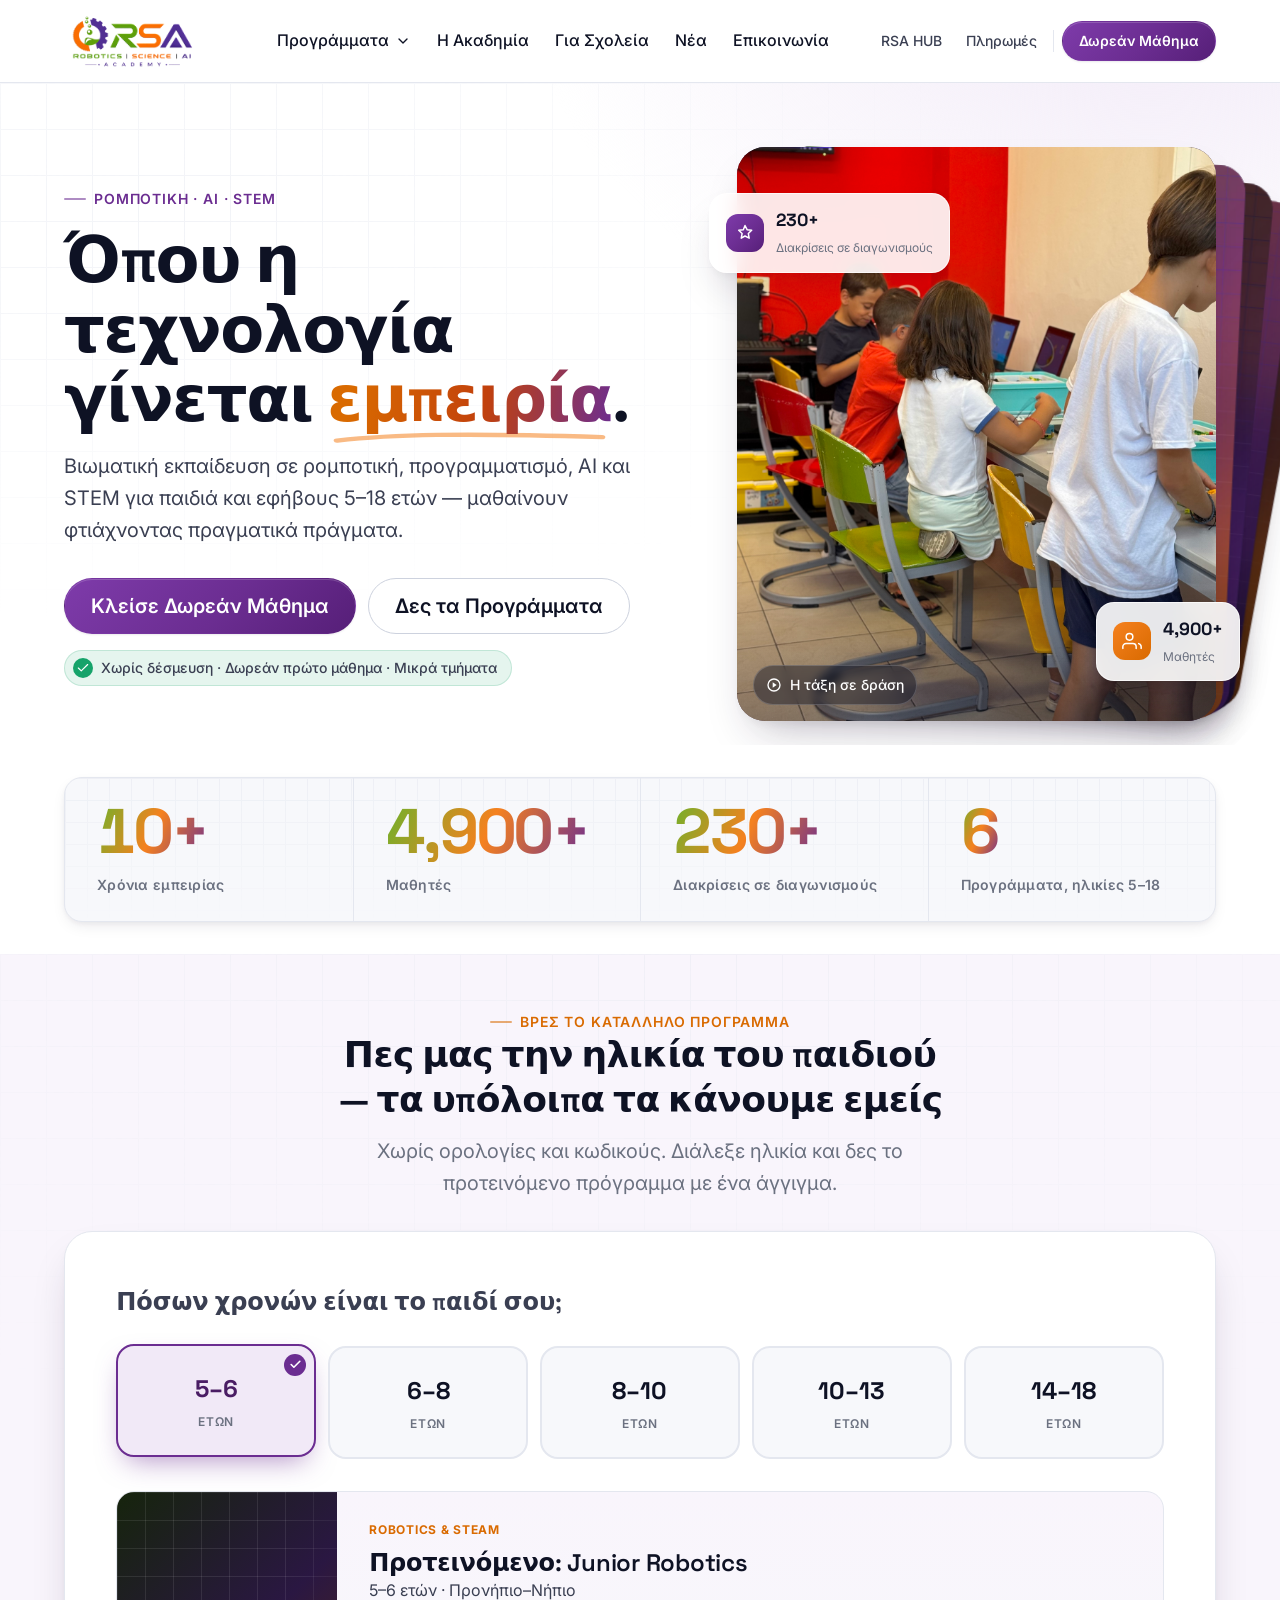
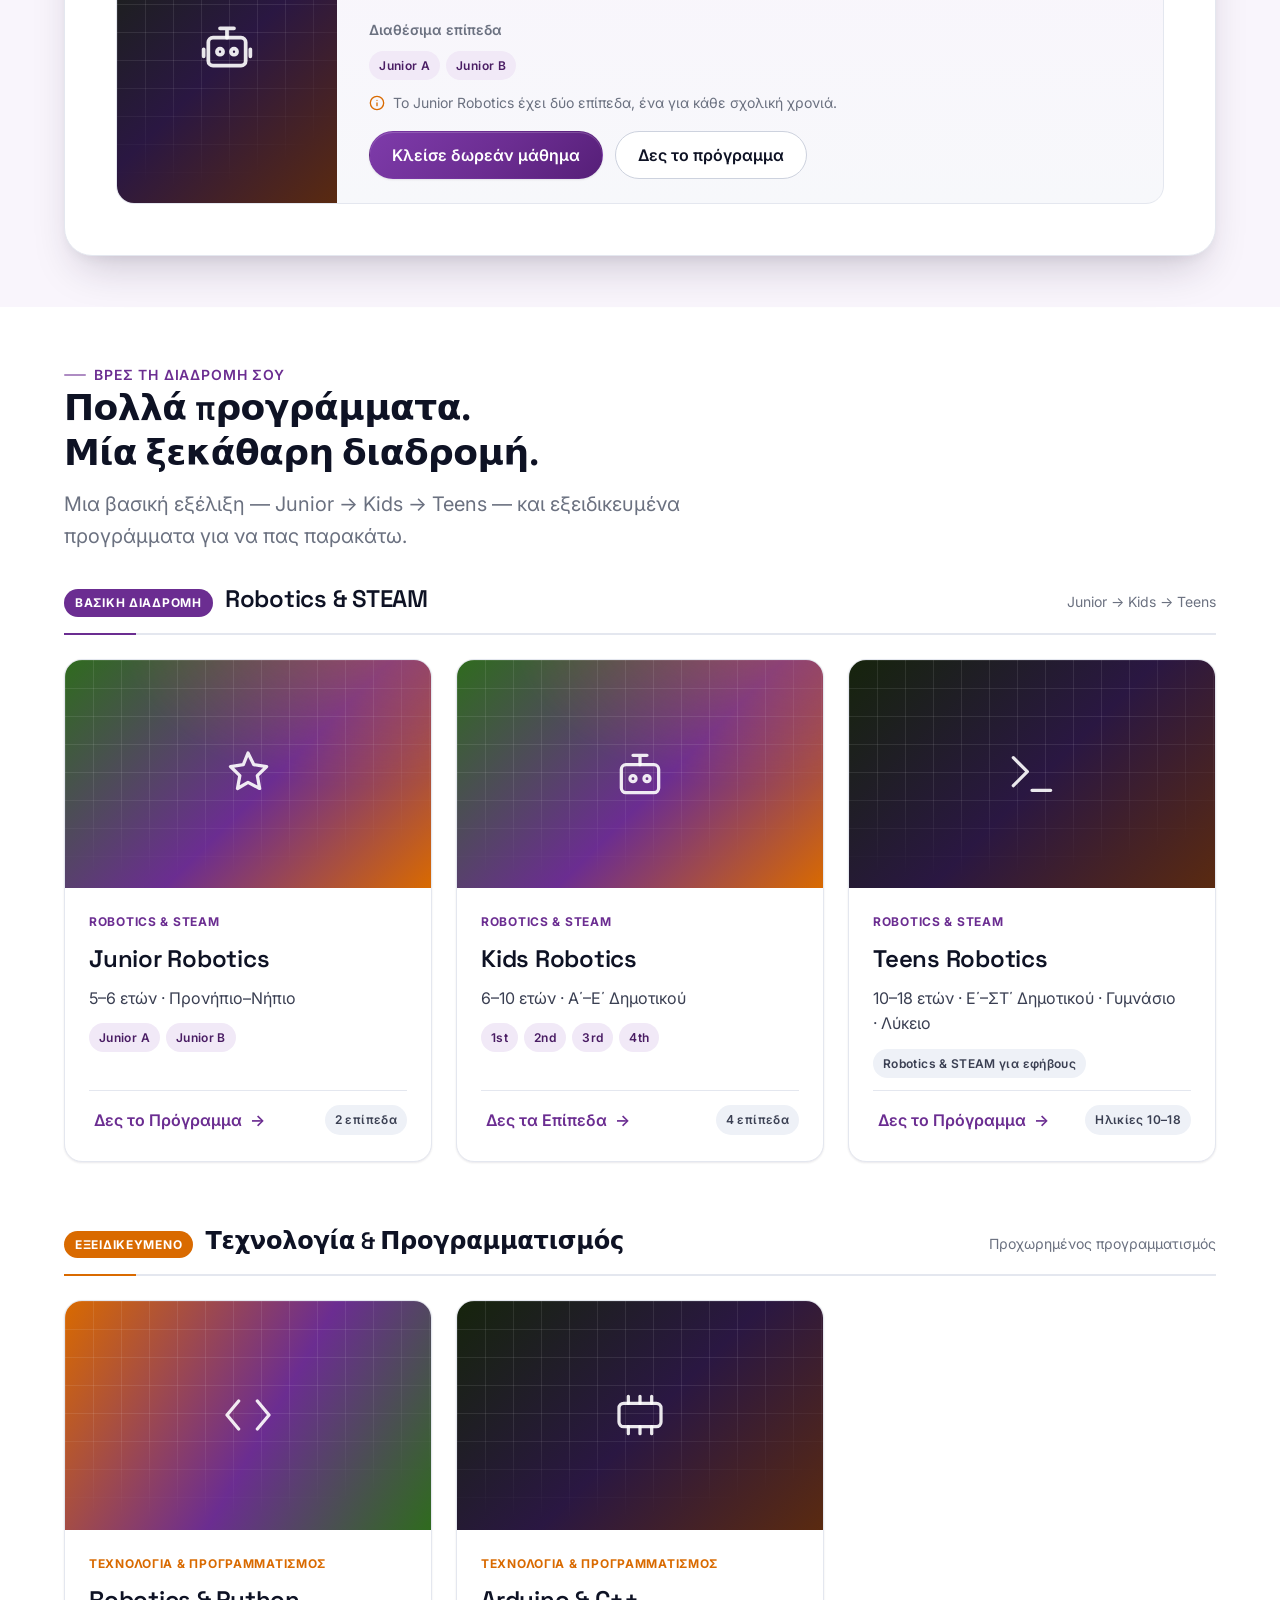
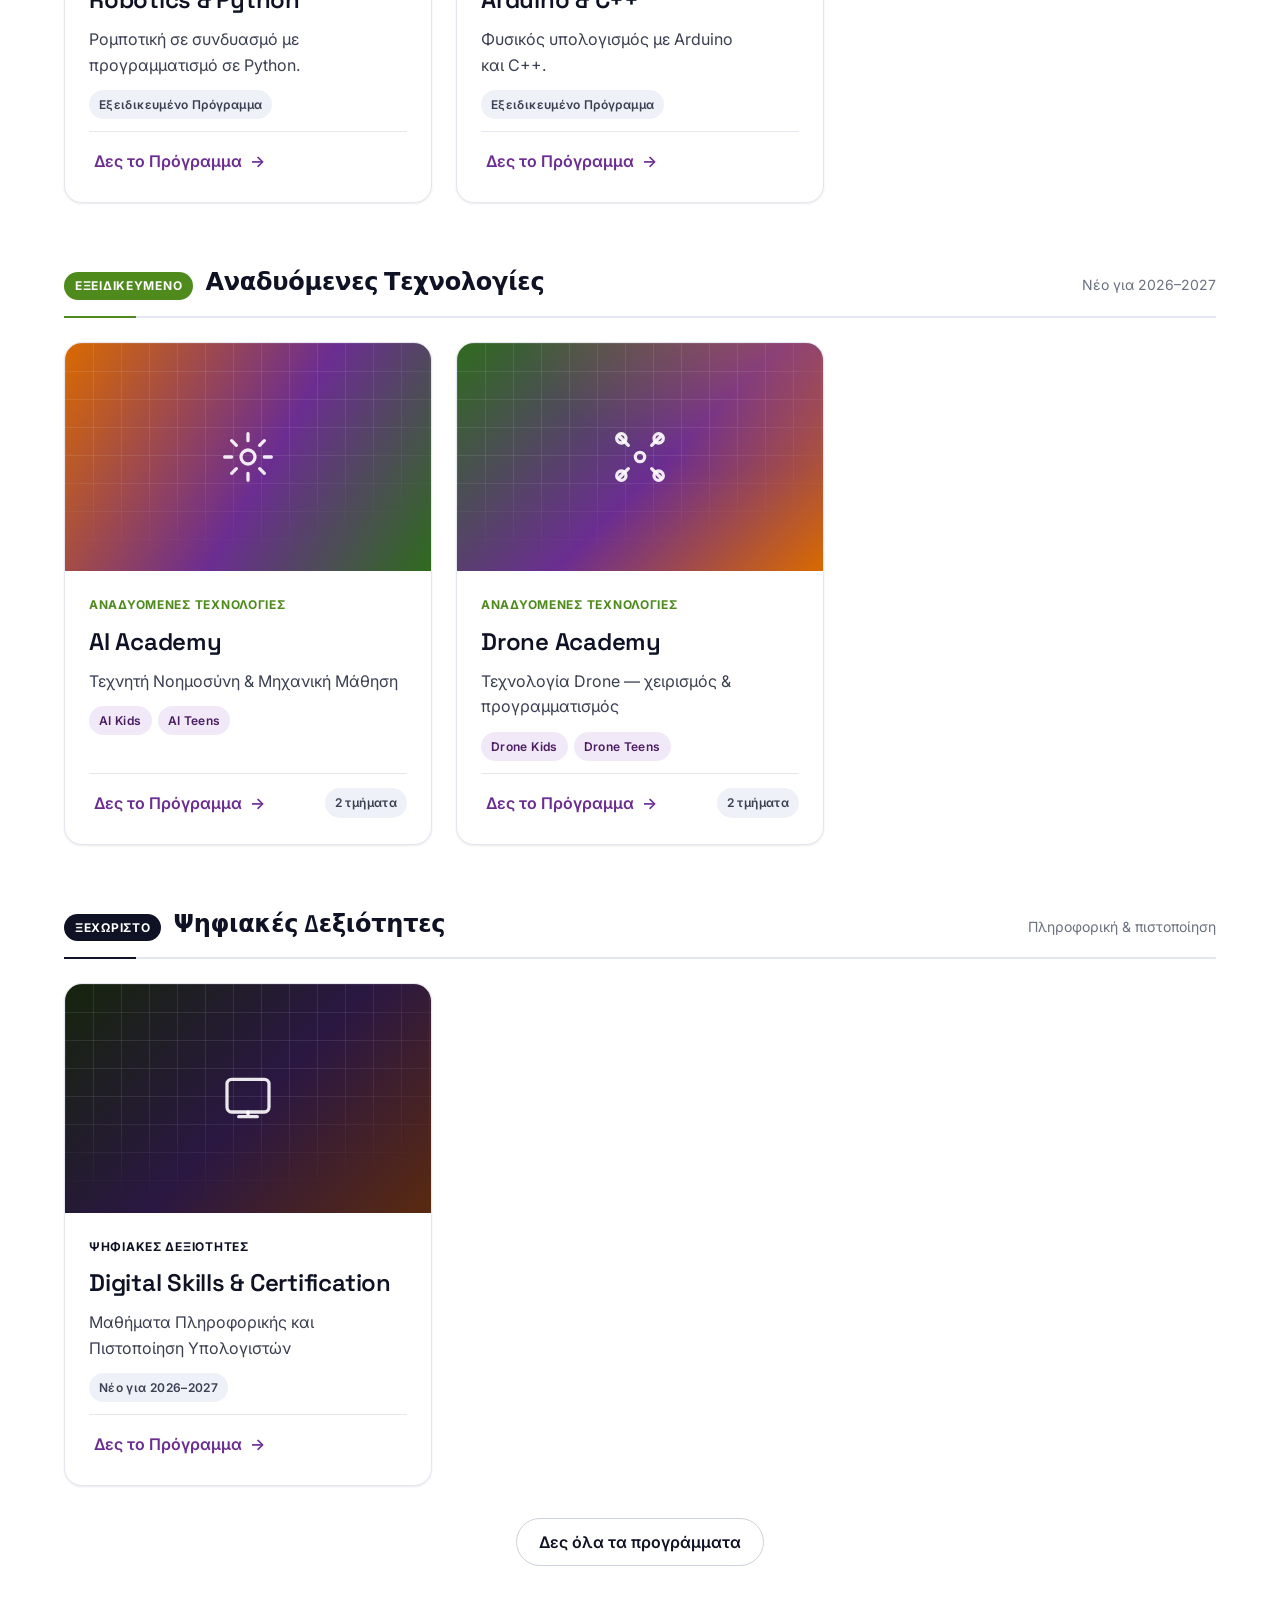
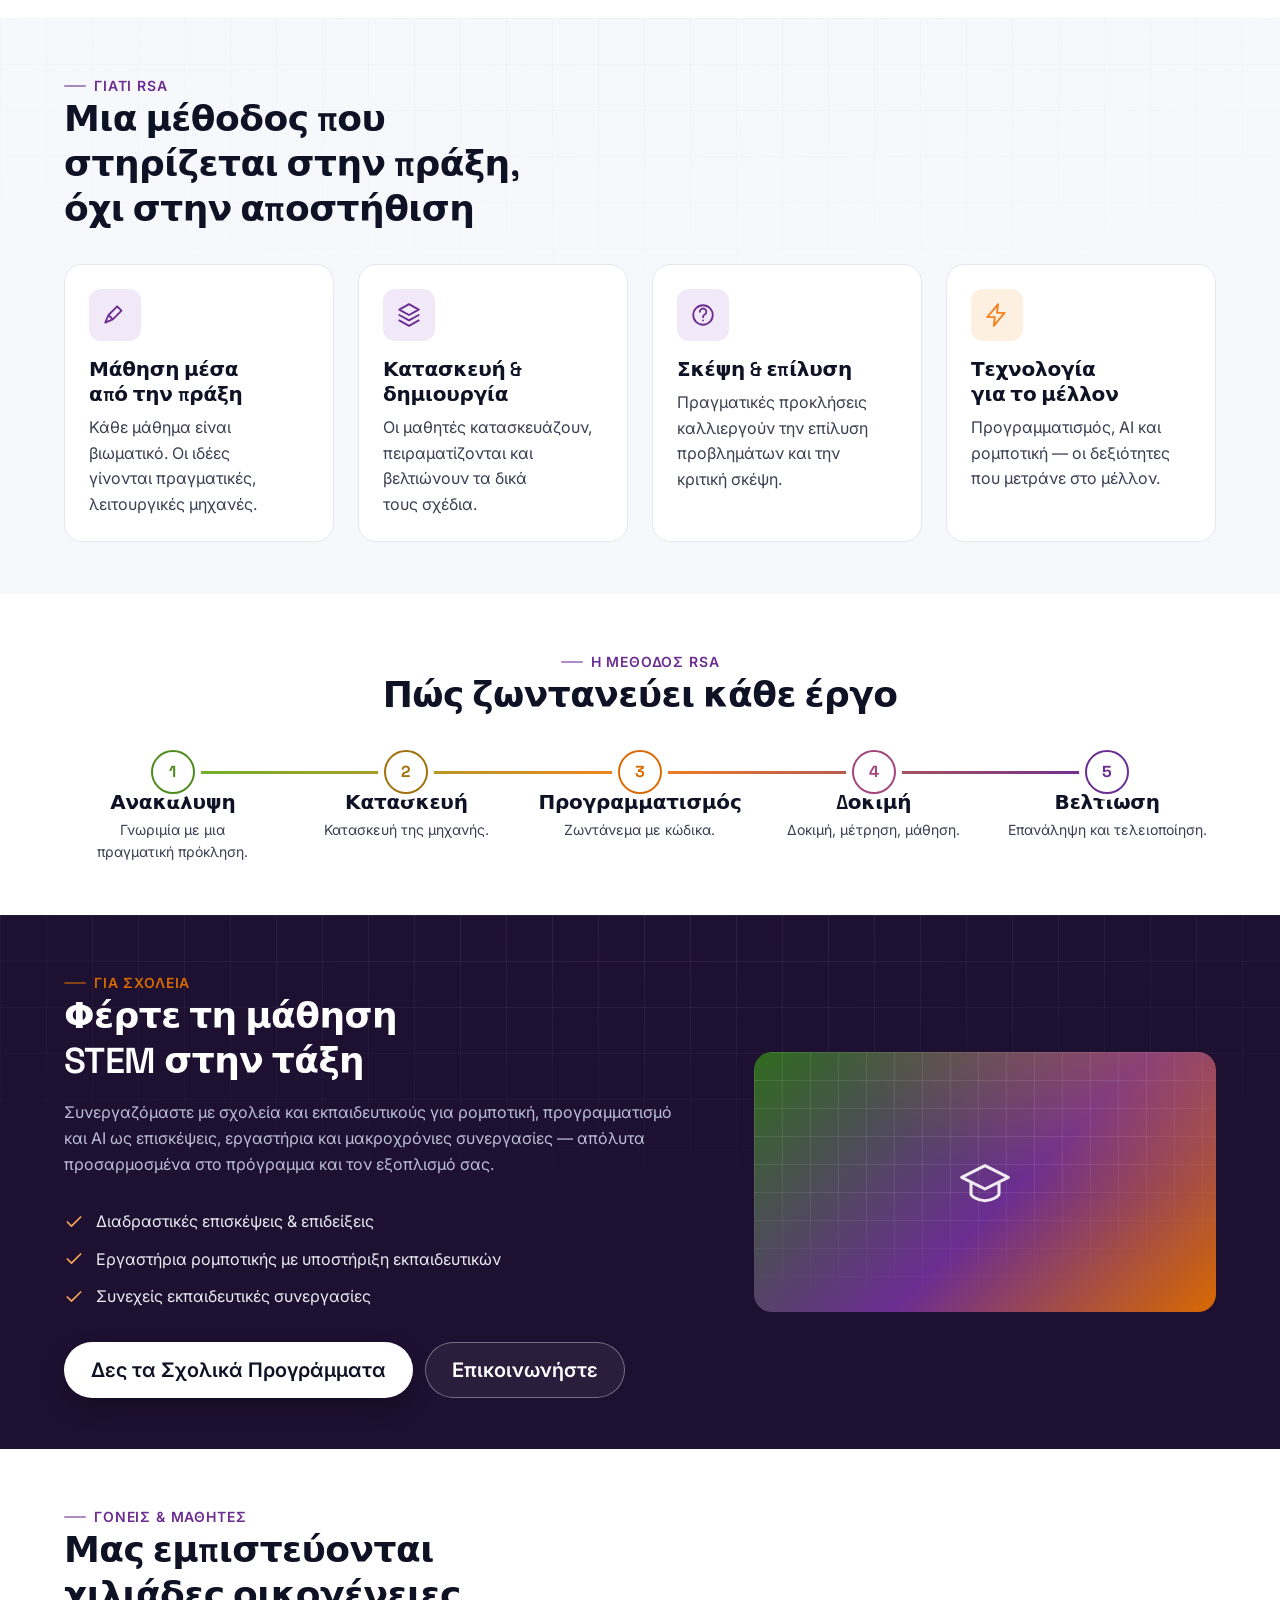
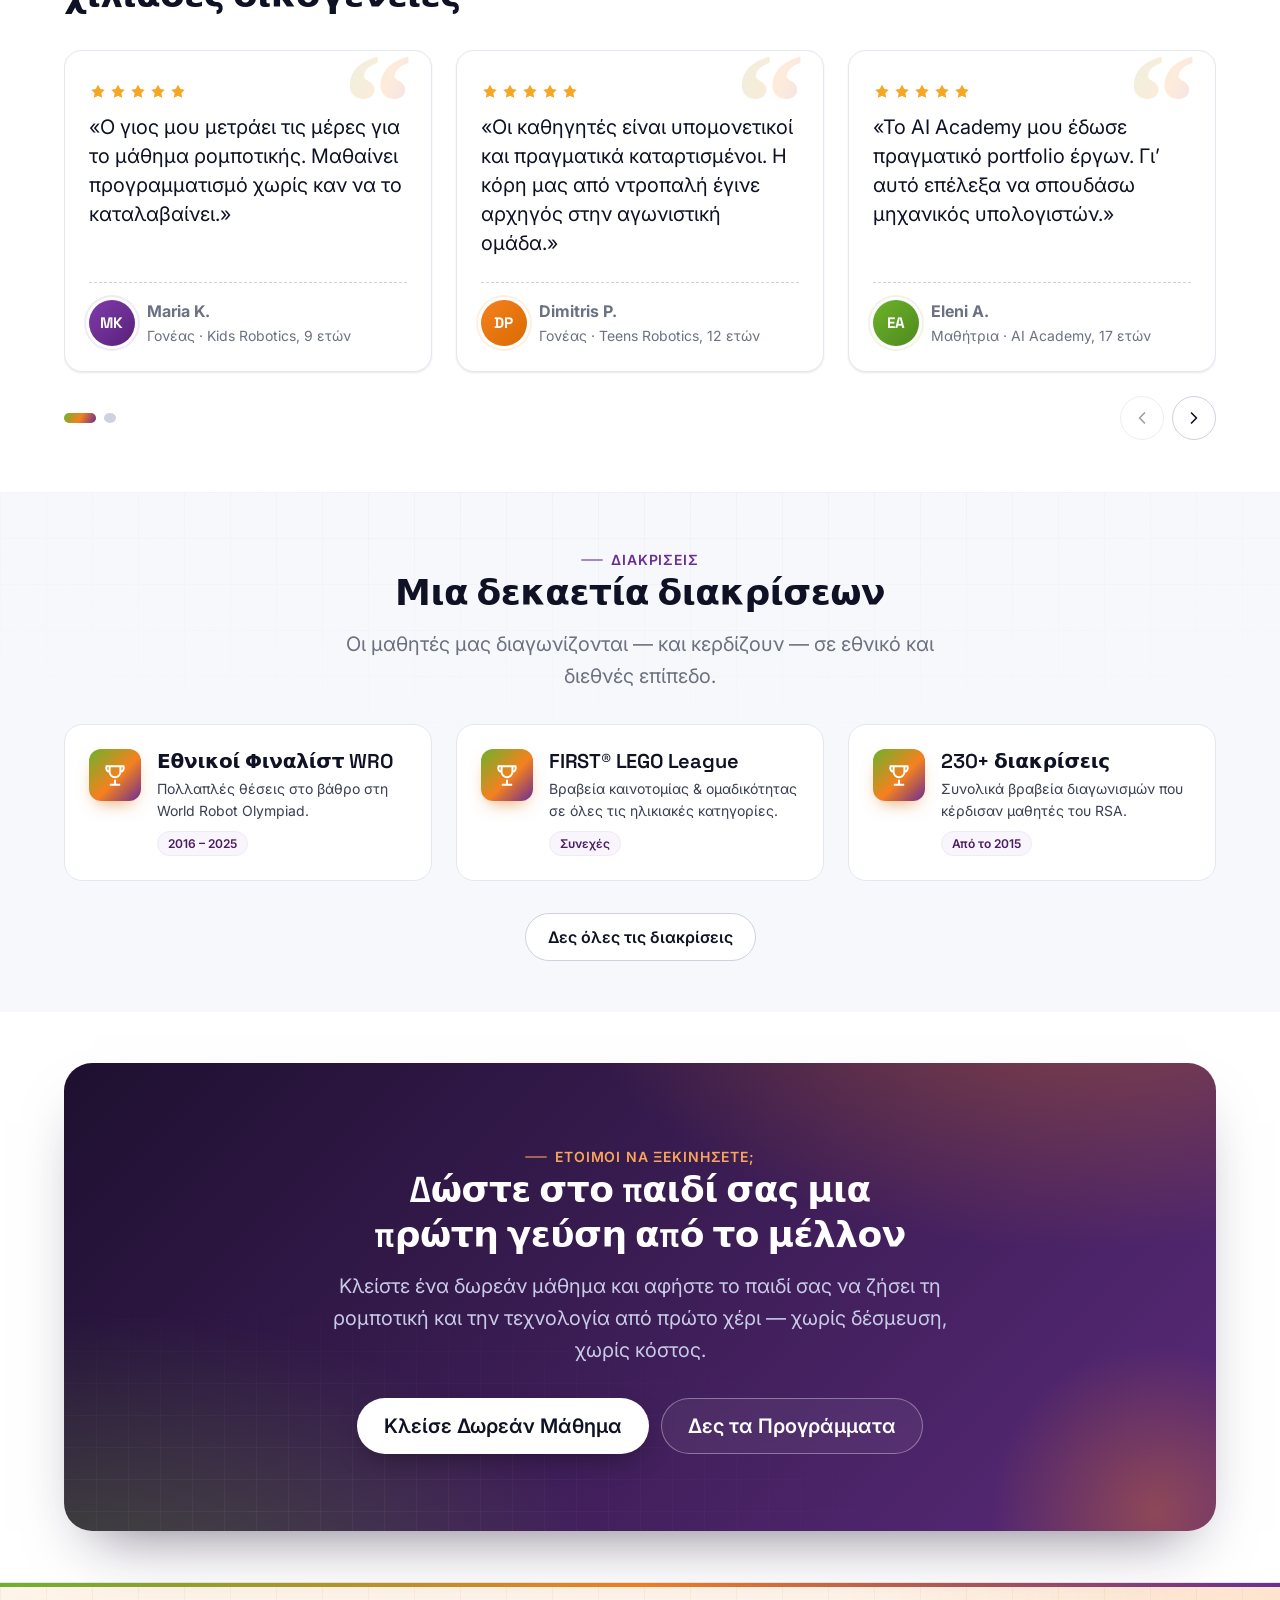
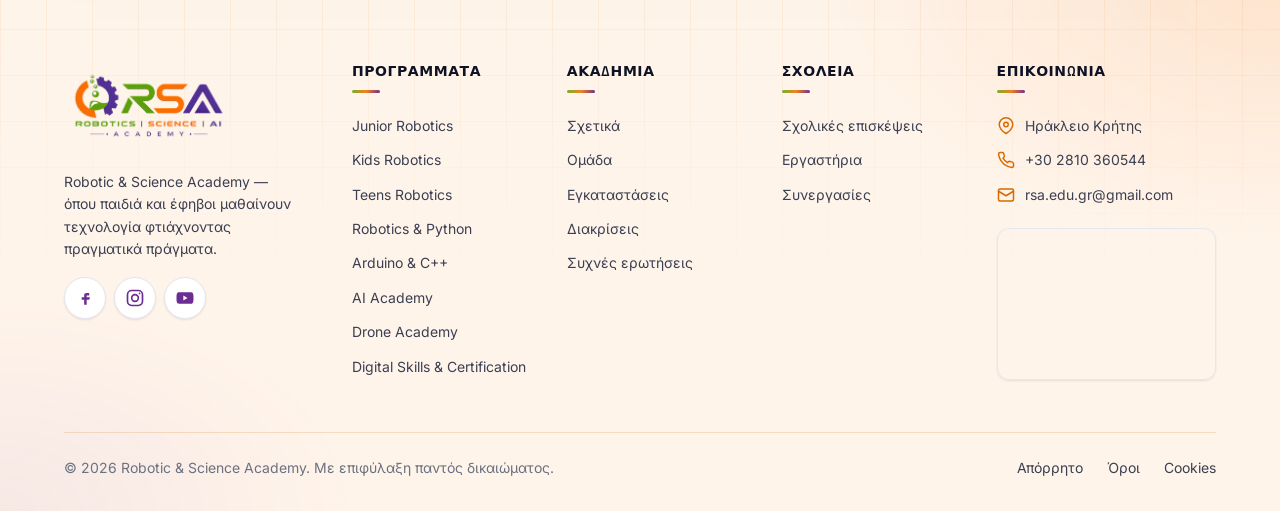
<file: index.html>
<!DOCTYPE html>
<html lang="el">
<head>
  <meta charset="UTF-8" />
  <meta name="viewport" content="width=device-width, initial-scale=1.0" />
  <title>RSA — Robotic & Science Academy</title>
  <meta name="description" content="Hands-on robotics, programming, AI and STEM education for children and teenagers aged 5–18. Book a free trial lesson at Robotic & Science Academy." />
  <link rel="preconnect" href="https://fonts.googleapis.com" />
  <link rel="preconnect" href="https://fonts.gstatic.com" crossorigin />
  <link href="https://fonts.googleapis.com/css2?family=Inter:wght@400;500;600;700&family=Space+Grotesk:wght@500;600;700&display=swap" rel="stylesheet" />
  <link rel="stylesheet" href="assets/css/styles.css" />
</head>
<body class="has-mobile-bar">
  <a class="skip-link" href="#main">Skip to content</a>

  <!-- ============ HEADER ============ -->
  <header class="site-header">
    <div class="container header-inner">
      <a class="brand" href="index.html" aria-label="RSA — Robotic & Science Academy home"><img class="brand__logo" src="assets/img/rsa-logo.png" alt="RSA — Robotic & Science Academy" width="87" height="44" /></a>

      <nav class="primary-nav" aria-label="Primary">
        <ul class="nav__list">
          <li class="has-mega" aria-expanded="false">
            <button class="nav__link has-mega" aria-haspopup="true">
              Programs
              <svg class="chev" viewBox="0 0 24 24" fill="none" stroke="currentColor" stroke-width="2" stroke-linecap="round" stroke-linejoin="round"><path d="m6 9 6 6 6-6"/></svg>
            </button>
            <div class="mega mega--programs" role="menu" aria-label="Programs">
              <div class="mega__cols">
                <div class="mega__group">
                  <h5>Robotics &amp; STEAM</h5>
                  <a href="program.html" role="menuitem">Junior Robotics <span class="lvl">2 levels</span></a>
                  <a href="program.html" role="menuitem">Kids Robotics <span class="lvl">4 levels</span></a>
                  <a href="program.html" role="menuitem">Teens Robotics</a>
                </div>
                <div class="mega__group">
                  <h5>Technology &amp; Programming</h5>
                  <a href="program.html" role="menuitem">Robotics &amp; Python</a>
                  <a href="program.html" role="menuitem">Arduino &amp; C++</a>
                </div>
                <div class="mega__group">
                  <h5>Emerging Technologies</h5>
                  <a href="program.html" role="menuitem">AI Academy <span class="lvl">Kids · Teens</span></a>
                  <a href="program.html" role="menuitem">Drone Academy <span class="lvl">Kids · Teens</span></a>
                </div>
                <div class="mega__group mega__group--wide">
                  <h5>Digital Skills</h5>
                  <a href="program.html" role="menuitem">Digital Skills &amp; Certification</a>
                </div>
              </div>
              <div class="mega__foot">
                <span>Many programs. One clear path.</span>
                <a class="btn btn--text" href="programs.html">See all programs <span class="arrow">→</span></a>
              </div>
            </div>
          </li>
          <li><a class="nav__link" href="academy.html">The Academy</a></li>
          <li><a class="nav__link" href="schools.html">For Schools</a></li>
          <li><a class="nav__link" href="#news">News</a></li>
          <li><a class="nav__link" href="contact.html">Contact</a></li>
        </ul>
      </nav>

      <div class="header-actions">
        <a class="utility-link" href="#hub">RSA HUB</a>
        <a class="utility-link" href="#payments">Payments</a>
        <span class="utility-sep" aria-hidden="true"></span>
        <a class="btn btn--primary btn--sm" href="free-trial.html">Free Trial</a>
        <button class="nav-toggle" aria-label="Open menu" aria-expanded="false" aria-controls="mobileNav">
          <svg viewBox="0 0 24 24" fill="none" stroke="currentColor" stroke-width="2" stroke-linecap="round"><path d="M3 6h18M3 12h18M3 18h18"/></svg>
        </button>
      </div>
    </div>
  </header>

  <!-- ============ MOBILE NAV ============ -->
  <div class="mobile-nav" id="mobileNav" hidden>
    <div class="mobile-nav__scrim"></div>
    <div class="mobile-nav__panel" role="dialog" aria-modal="true" aria-label="Menu">
      <div class="mobile-nav__head">
        <a class="brand" href="index.html" aria-label="RSA — Robotic & Science Academy home"><img class="brand__logo" src="assets/img/rsa-logo.png" alt="RSA — Robotic & Science Academy" width="87" height="44" /></a>
        <button class="btn--icon mobile-nav__close" aria-label="Close menu"><svg viewBox="0 0 24 24" fill="none" stroke="currentColor" stroke-width="2" stroke-linecap="round"><path d="M18 6 6 18M6 6l12 12"/></svg></button>
      </div>
      <div class="mobile-nav__body">
        <div class="m-nav-group" aria-expanded="false">
          <button class="m-nav-link">Programs <svg viewBox="0 0 24 24" fill="none" stroke="currentColor" stroke-width="2" stroke-linecap="round"><path d="m6 9 6 6 6-6"/></svg></button>
          <div class="m-nav-sub">
            <span class="m-nav-cat">Robotics &amp; STEAM</span>
            <a href="program.html">Junior Robotics <em>2 levels</em></a>
            <a class="sub-lvl" href="program.html">› Junior A</a>
            <a class="sub-lvl" href="program.html">› Junior B</a>
            <a href="program.html">Kids Robotics <em>4 levels</em></a>
            <a class="sub-lvl" href="program.html">› 1st Kids Robotics</a>
            <a class="sub-lvl" href="program.html">› 2nd Kids Robotics</a>
            <a class="sub-lvl" href="program.html">› 3rd Kids Robotics</a>
            <a class="sub-lvl" href="program.html">› 4th Kids Robotics</a>
            <a href="program.html">Teens Robotics</a>
            <span class="m-nav-cat">Technology &amp; Programming</span>
            <a href="program.html">Robotics &amp; Python</a>
            <a href="program.html">Arduino &amp; C++</a>
            <span class="m-nav-cat">Emerging Technologies</span>
            <a href="program.html">AI Academy <em>Kids · Teens</em></a>
            <a class="sub-lvl" href="program.html">› AI Kids</a>
            <a class="sub-lvl" href="program.html">› AI Teens</a>
            <a href="program.html">Drone Academy <em>Kids · Teens</em></a>
            <a class="sub-lvl" href="program.html">› Drone Kids</a>
            <a class="sub-lvl" href="program.html">› Drone Teens</a>
            <span class="m-nav-cat">Digital Skills</span>
            <a href="program.html">Digital Skills &amp; Certification</a>
            <a href="programs.html"><strong>See all programs →</strong></a>
          </div>
        </div>
        <a class="m-nav-link" href="academy.html">The Academy <svg viewBox="0 0 24 24" fill="none" stroke="currentColor" stroke-width="2" stroke-linecap="round"><path d="m9 18 6-6-6-6"/></svg></a>
        <a class="m-nav-link" href="schools.html">For Schools <svg viewBox="0 0 24 24" fill="none" stroke="currentColor" stroke-width="2" stroke-linecap="round"><path d="m9 18 6-6-6-6"/></svg></a>
        <a class="m-nav-link" href="#news">News <svg viewBox="0 0 24 24" fill="none" stroke="currentColor" stroke-width="2" stroke-linecap="round"><path d="m9 18 6-6-6-6"/></svg></a>
        <a class="m-nav-link" href="contact.html">Contact <svg viewBox="0 0 24 24" fill="none" stroke="currentColor" stroke-width="2" stroke-linecap="round"><path d="m9 18 6-6-6-6"/></svg></a>
      </div>
      <div class="mobile-nav__foot">
        <a class="btn btn--primary btn--block btn--lg" href="free-trial.html">Book a Free Trial</a>
        <div class="mobile-nav__utils">
          <a href="#hub">RSA HUB</a>
          <a href="#payments">Payments</a>
          <a href="contact.html">Call us</a>
        </div>
      </div>
    </div>
  </div>

  <main id="main">
    <!-- ============ HERO ============ -->
    <section class="hero">
      <div class="container hero__inner">
        <div class="hero__copy">
          <span class="eyebrow">Robotics · AI · STEM</span>
          <h1 class="hero__title">Where technology becomes an <span class="hl">experience</span>.</h1>
          <p class="hero__sub">Hands-on robotics, programming, AI and STEM education for children and teenagers aged 5–18 — learning by building real things.</p>
          <div class="hero__cta">
            <a class="btn btn--primary btn--lg" href="free-trial.html">Book a Free Trial</a>
            <a class="btn btn--secondary btn--lg" href="programs.html">Explore Programs</a>
          </div>
          <p class="hero__note"><svg viewBox="0 0 24 24" fill="none" stroke="currentColor" stroke-width="2" stroke-linecap="round" stroke-linejoin="round"><path d="M20 6 9 17l-5-5"/></svg> No commitment · Free first lesson · Small groups</p>
        </div>
        <div class="hero__visual">
          <!-- Hero slideshow · replace assets/img/hero-2…5.jpg with real photos (keep 3:4 portrait) -->
          <div class="media hero-slider" data-hero-slider role="region" aria-roledescription="carousel" aria-label="Στιγμές από το RSA">
            <figure class="hero-slide is-active">
              <img class="media__img" draggable="false" src="assets/img/hero-classroom.jpg" alt="Παιδιά φτιάχνουν και προγραμματίζουν ρομπότ σε μάθημα στο RSA" width="3024" height="4032" />
              <figcaption class="media__label"><svg viewBox="0 0 24 24" width="16" height="16" fill="none" stroke="currentColor" stroke-width="2"><circle cx="12" cy="12" r="9"/><path d="m10 8 6 4-6 4z" fill="currentColor" stroke="none"/></svg> Η τάξη σε δράση</figcaption>
            </figure>
            <figure class="hero-slide">
              <img class="media__img" draggable="false" src="assets/img/hero-2.jpg" alt="Μαθητές συναρμολογούν ρομπότ με αισθητήρες και μοτέρ" width="1200" height="1600" loading="lazy" />
              <figcaption class="media__label"><svg viewBox="0 0 24 24" width="16" height="16" fill="none" stroke="currentColor" stroke-width="2" stroke-linecap="round" stroke-linejoin="round"><rect x="4" y="8" width="16" height="12" rx="2"/><path d="M12 8V4"/></svg> Κατασκευή ρομπότ με αισθητήρες</figcaption>
            </figure>
            <figure class="hero-slide">
              <img class="media__img" draggable="false" src="assets/img/hero-3.jpg" alt="Έφηβος γράφει κώδικα Python για να κινήσει ένα ρομπότ" width="1200" height="1600" loading="lazy" />
              <figcaption class="media__label"><svg viewBox="0 0 24 24" width="16" height="16" fill="none" stroke="currentColor" stroke-width="2" stroke-linecap="round" stroke-linejoin="round"><path d="M8 6 3 12l5 6M16 6l5 6-5 6"/></svg> Προγραμματισμός σε Python</figcaption>
            </figure>
            <figure class="hero-slide">
              <img class="media__img" draggable="false" src="assets/img/hero-4.jpg" alt="Ομάδα μαθητών του RSA σε διαγωνισμό ρομποτικής" width="1200" height="1600" loading="lazy" />
              <figcaption class="media__label"><svg viewBox="0 0 24 24" width="16" height="16" fill="none" stroke="currentColor" stroke-width="2" stroke-linecap="round" stroke-linejoin="round"><path d="M8 21h8M12 17v4M7 4h10v5a5 5 0 0 1-10 0z"/></svg> Η ομάδα μας στους διαγωνισμούς</figcaption>
            </figure>
            <figure class="hero-slide">
              <img class="media__img" draggable="false" src="assets/img/hero-5.jpg" alt="Παιδιά πιλοτάρουν drone σε μάθημα του Drone Academy" width="1200" height="1600" loading="lazy" />
              <figcaption class="media__label"><svg viewBox="0 0 24 24" width="16" height="16" fill="none" stroke="currentColor" stroke-width="2" stroke-linecap="round" stroke-linejoin="round"><circle cx="12" cy="12" r="2"/><path d="M7 7 3 3M17 7l4-4M7 17l-4 4M17 17l4 4"/></svg> Πτήσεις drone στην τάξη</figcaption>
            </figure>
          </div>
          <div class="hero__badge hero__badge--tl">
            <svg viewBox="0 0 24 24" fill="none" stroke="currentColor" stroke-width="1.8" stroke-linecap="round" stroke-linejoin="round"><path d="M12 3l2.5 5 5.5.8-4 3.9 1 5.5L12 15.6 7.5 18.2l1-5.5-4-3.9 5.5-.8z"/></svg>
            <div><strong>230+</strong><span>Competition distinctions</span></div>
          </div>
          <div class="hero__badge hero__badge--br">
            <svg viewBox="0 0 24 24" fill="none" stroke="currentColor" stroke-width="1.8" stroke-linecap="round" stroke-linejoin="round"><path d="M17 21v-2a4 4 0 0 0-4-4H5a4 4 0 0 0-4 4v2"/><circle cx="9" cy="7" r="4"/><path d="M23 21v-2a4 4 0 0 0-3-3.87"/></svg>
            <div><strong>4,900+</strong><span>Students taught</span></div>
          </div>
        </div>
      </div>
    </section>

    <!-- ============ TRUST / STATS ============ -->
    <section class="section--tight" aria-label="RSA by the numbers">
      <div class="container">
        <div class="stats reveal">
          <div class="stat"><div class="stat__num" data-count="10" data-suffix="+">10<span class="u">+</span></div><div class="stat__label">Years of experience</div></div>
          <div class="stat"><div class="stat__num" data-count="4900" data-suffix="+">4,900<span class="u">+</span></div><div class="stat__label">Students taught</div></div>
          <div class="stat"><div class="stat__num" data-count="230" data-suffix="+">230<span class="u">+</span></div><div class="stat__label">Competition distinctions</div></div>
          <div class="stat"><div class="stat__num" data-count="6">6</div><div class="stat__label">Learning paths, ages 5–18</div></div>
        </div>
      </div>
    </section>

    <!-- ============ PROGRAM FINDER ============ -->
    <section class="section section--soft" aria-labelledby="finder-h">
      <div class="container">
        <div class="section-head section-head--center">
          <span class="eyebrow eyebrow--accent" style="justify-content:center">Find the right program</span>
          <h2 id="finder-h">Tell us your child’s age — we’ll do the rest</h2>
          <p>No jargon, no program codes. Pick an age and see the recommended path in one tap.</p>
        </div>
        <div class="finder" id="programFinder">
          <p class="finder__q" id="finder-q">How old is your child?</p>
          <div class="finder__ages" role="group" aria-labelledby="finder-q">
            <button class="age-btn" data-age="5-6" aria-pressed="false"><strong>5–6</strong><span>years</span></button>
            <button class="age-btn" data-age="6-8" aria-pressed="false"><strong>6–8</strong><span>years</span></button>
            <button class="age-btn" data-age="8-10" aria-pressed="false"><strong>8–10</strong><span>years</span></button>
            <button class="age-btn" data-age="10-13" aria-pressed="false"><strong>10–13</strong><span>years</span></button>
            <button class="age-btn" data-age="14-18" aria-pressed="false"><strong>14–18</strong><span>years</span></button>
          </div>
          <div class="finder__result" id="finderResult" tabindex="-1" aria-live="polite">
            <div class="finder__empty">Select an age above to see the recommended program and book a free trial.</div>
          </div>
        </div>
      </div>
    </section>

    <!-- ============ PROGRAMS (grouped: Find your path) ============ -->
    <section class="section" id="programs" aria-labelledby="programs-h">
      <div class="container">
        <div class="section-head">
          <span class="eyebrow">Find your path</span>
          <h2 id="programs-h">Many programs. One clear path.</h2>
          <p>A core progression — Junior → Kids → Teens — plus specialized programs to go further.</p>
        </div>

        <!-- GROUP 1 · Robotics & STEAM (core path) -->
        <div class="prog-group">
          <div class="group-head"><span class="group-tag group-tag--steam">Core path</span><h3>Robotics &amp; STEAM</h3><p>Junior → Kids → Teens</p></div>
          <div class="grid grid--3">
            <article class="program-card reveal">
              <div class="media" role="img" aria-label="Young child building with large robotics bricks"><div class="media__icon" aria-hidden="true"><svg viewBox="0 0 24 24" fill="none" stroke="currentColor" stroke-width="1.4" stroke-linecap="round" stroke-linejoin="round"><path d="M12 3l2.5 5 5.5.8-4 3.9 1 5.5L12 15.6 7.5 18.2l1-5.5-4-3.9 5.5-.8z"/></svg></div></div>
              <div class="program-card__body">
                <span class="program-card__cat">Robotics &amp; STEAM</span>
                <h3 class="program-card__title">Junior Robotics</h3>
                <p class="program-card__desc">5–6 years · Προνήπιο–Νήπιο</p>
                <div class="program-card__levels"><span class="tag tag--age">Junior A</span><span class="tag tag--age">Junior B</span></div>
                <div class="program-card__foot"><a class="btn btn--text" href="program.html">Explore Program <span class="arrow">→</span></a><span class="tag">2 levels</span></div>
              </div>
            </article>
            <article class="program-card reveal">
              <div class="media" role="img" aria-label="Children assembling a motorised robot"><div class="media__icon" aria-hidden="true"><svg viewBox="0 0 24 24" fill="none" stroke="currentColor" stroke-width="1.4" stroke-linecap="round" stroke-linejoin="round"><rect x="4" y="8" width="16" height="12" rx="2"/><path d="M12 8V4M9 4h6"/><circle cx="9" cy="14" r="1.3"/><circle cx="15" cy="14" r="1.3"/></svg></div></div>
              <div class="program-card__body">
                <span class="program-card__cat">Robotics &amp; STEAM</span>
                <h3 class="program-card__title">Kids Robotics</h3>
                <p class="program-card__desc">6–10 years · Α΄–Ε΄ Δημοτικού</p>
                <div class="program-card__levels"><span class="tag tag--age">1st</span><span class="tag tag--age">2nd</span><span class="tag tag--age">3rd</span><span class="tag tag--age">4th</span></div>
                <div class="program-card__foot"><a class="btn btn--text" href="program.html">Explore Levels <span class="arrow">→</span></a><span class="tag">4 levels</span></div>
              </div>
            </article>
            <article class="program-card reveal">
              <div class="media media--ink" role="img" aria-label="Teenager coding a robot for a competition"><div class="media__icon" aria-hidden="true"><svg viewBox="0 0 24 24" fill="none" stroke="currentColor" stroke-width="1.4" stroke-linecap="round" stroke-linejoin="round"><path d="M4 17l6-6-6-6M12 19h8"/></svg></div></div>
              <div class="program-card__body">
                <span class="program-card__cat">Robotics &amp; STEAM</span>
                <h3 class="program-card__title">Teens Robotics</h3>
                <p class="program-card__desc">10–18 years · Ε΄–ΣΤ΄ Δημοτικού · Γυμνάσιο · Λύκειο</p>
                <div class="program-card__levels"><span class="tag tag--spec">Robotics &amp; STEAM for Teens</span></div>
                <div class="program-card__foot"><a class="btn btn--text" href="program.html">Explore Program <span class="arrow">→</span></a><span class="tag">Ages 10–18</span></div>
              </div>
            </article>
          </div>
        </div>

        <!-- GROUP 2 · Technology & Programming -->
        <div class="prog-group">
          <div class="group-head"><span class="group-tag group-tag--tech">Specialized</span><h3>Technology &amp; Programming</h3><p>Advanced programming</p></div>
          <div class="grid grid--3">
            <article class="program-card reveal">
              <div class="media media--accent" role="img" aria-label="Robot controlled with Python code"><div class="media__icon" aria-hidden="true"><svg viewBox="0 0 24 24" fill="none" stroke="currentColor" stroke-width="1.4" stroke-linecap="round" stroke-linejoin="round"><path d="M8 6 3 12l5 6M16 6l5 6-5 6"/></svg></div></div>
              <div class="program-card__body">
                <span class="program-card__cat">Technology &amp; Programming</span>
                <h3 class="program-card__title">Robotics &amp; Python</h3>
                <p class="program-card__desc">Robotics combined with Python programming.</p>
                <div class="program-card__levels"><span class="tag tag--spec">Specialized Program</span></div>
                <div class="program-card__foot"><a class="btn btn--text" href="program.html">Explore Program <span class="arrow">→</span></a></div>
              </div>
            </article>
            <article class="program-card reveal">
              <div class="media media--ink" role="img" aria-label="Arduino board wired on a breadboard"><div class="media__icon" aria-hidden="true"><svg viewBox="0 0 24 24" fill="none" stroke="currentColor" stroke-width="1.4" stroke-linecap="round" stroke-linejoin="round"><rect x="3" y="7" width="18" height="10" rx="2"/><path d="M7 7V4M12 7V4M17 7V4M7 17v3M12 17v3M17 17v3"/></svg></div></div>
              <div class="program-card__body">
                <span class="program-card__cat">Technology &amp; Programming</span>
                <h3 class="program-card__title">Arduino &amp; C++</h3>
                <p class="program-card__desc">Physical computing with Arduino and C++.</p>
                <div class="program-card__levels"><span class="tag tag--spec">Specialized Program</span></div>
                <div class="program-card__foot"><a class="btn btn--text" href="program.html">Explore Program <span class="arrow">→</span></a></div>
              </div>
            </article>
          </div>
        </div>

        <!-- GROUP 3 · Emerging Technologies -->
        <div class="prog-group">
          <div class="group-head"><span class="group-tag group-tag--emerg">Specialized</span><h3>Emerging Technologies</h3><p>New for 2026–2027</p></div>
          <div class="grid grid--3">
            <article class="program-card reveal">
              <div class="media media--accent" role="img" aria-label="Student training an AI model on a laptop"><div class="media__icon" aria-hidden="true"><svg viewBox="0 0 24 24" fill="none" stroke="currentColor" stroke-width="1.4" stroke-linecap="round" stroke-linejoin="round"><circle cx="12" cy="12" r="3"/><path d="M12 2v3M12 19v3M2 12h3M19 12h3M5 5l2 2M17 17l2 2M19 5l-2 2M7 17l-2 2"/></svg></div></div>
              <div class="program-card__body">
                <span class="program-card__cat">Emerging Technologies</span>
                <h3 class="program-card__title">AI Academy</h3>
                <p class="program-card__desc">Artificial Intelligence &amp; Machine Learning</p>
                <div class="program-card__levels"><span class="tag tag--age">AI Kids</span><span class="tag tag--age">AI Teens</span></div>
                <div class="program-card__foot"><a class="btn btn--text" href="program.html">Explore Program <span class="arrow">→</span></a><span class="tag">2 tracks</span></div>
              </div>
            </article>
            <article class="program-card reveal">
              <div class="media" role="img" aria-label="Students flying a small drone indoors"><div class="media__icon" aria-hidden="true"><svg viewBox="0 0 24 24" fill="none" stroke="currentColor" stroke-width="1.4" stroke-linecap="round" stroke-linejoin="round"><circle cx="12" cy="12" r="2"/><path d="M7 7L3 3M17 7l4-4M7 17l-4 4M17 17l4 4"/><circle cx="4" cy="4" r="2"/><circle cx="20" cy="4" r="2"/><circle cx="4" cy="20" r="2"/><circle cx="20" cy="20" r="2"/></svg></div></div>
              <div class="program-card__body">
                <span class="program-card__cat">Emerging Technologies</span>
                <h3 class="program-card__title">Drone Academy</h3>
                <p class="program-card__desc">Drone Technology — χειρισμός &amp; προγραμματισμός</p>
                <div class="program-card__levels"><span class="tag tag--age">Drone Kids</span><span class="tag tag--age">Drone Teens</span></div>
                <div class="program-card__foot"><a class="btn btn--text" href="program.html">Explore Program <span class="arrow">→</span></a><span class="tag">2 tracks</span></div>
              </div>
            </article>
          </div>
        </div>

        <!-- GROUP 4 · Digital Skills -->
        <div class="prog-group">
          <div class="group-head"><span class="group-tag group-tag--digital">Separate</span><h3>Digital Skills</h3><p>Πληροφορική &amp; πιστοποίηση</p></div>
          <div class="grid grid--3">
            <article class="program-card reveal">
              <div class="media media--ink" role="img" aria-label="Student working on a computer certification exercise"><div class="media__icon" aria-hidden="true"><svg viewBox="0 0 24 24" fill="none" stroke="currentColor" stroke-width="1.4" stroke-linecap="round" stroke-linejoin="round"><rect x="3" y="4" width="18" height="14" rx="2"/><path d="M8 20h8M12 18v2"/></svg></div></div>
              <div class="program-card__body">
                <span class="program-card__cat">Digital Skills</span>
                <h3 class="program-card__title">Digital Skills &amp; Certification</h3>
                <p class="program-card__desc">Μαθήματα Πληροφορικής και Πιστοποίηση Υπολογιστών</p>
                <div class="program-card__levels"><span class="tag tag--spec">New for 2026–2027</span></div>
                <div class="program-card__foot"><a class="btn btn--text" href="program.html">Explore Program <span class="arrow">→</span></a></div>
              </div>
            </article>
          </div>
        </div>

        <div class="center mt-6"><a class="btn btn--secondary" href="programs.html">See all programs</a></div>
      </div>
    </section>

    <!-- ============ WHY RSA ============ -->
    <section class="section section--surface" aria-labelledby="why-h">
      <div class="container">
        <div class="section-head">
          <span class="eyebrow">Why RSA</span>
          <h2 id="why-h">A method built on doing, not memorising</h2>
        </div>
        <div class="grid grid--4">
          <div class="feature-card reveal">
            <div class="feature-card__icon"><svg viewBox="0 0 24 24" fill="none" stroke="currentColor" stroke-width="1.7" stroke-linecap="round" stroke-linejoin="round"><path d="M14 4l-8 8 4 4 8-8zM6 12l-3 7 7-3"/></svg></div>
            <h3>Learn by doing</h3>
            <p>Every lesson is hands-on. Ideas become real, working machines.</p>
          </div>
          <div class="feature-card reveal">
            <div class="feature-card__icon"><svg viewBox="0 0 24 24" fill="none" stroke="currentColor" stroke-width="1.7" stroke-linecap="round" stroke-linejoin="round"><path d="M12 2l9 5-9 5-9-5zM3 12l9 5 9-5M3 17l9 5 9-5"/></svg></div>
            <h3>Build &amp; create</h3>
            <p>Students construct, experiment and iterate on their own designs.</p>
          </div>
          <div class="feature-card reveal">
            <div class="feature-card__icon"><svg viewBox="0 0 24 24" fill="none" stroke="currentColor" stroke-width="1.7" stroke-linecap="round" stroke-linejoin="round"><circle cx="12" cy="12" r="9"/><path d="M9.1 9a3 3 0 1 1 4.5 2.6c-.9.5-1.6 1-1.6 2.4M12 17h.01"/></svg></div>
            <h3>Think &amp; solve</h3>
            <p>Real challenges grow problem-solving and critical thinking.</p>
          </div>
          <div class="feature-card feature-card--accent reveal">
            <div class="feature-card__icon"><svg viewBox="0 0 24 24" fill="none" stroke="currentColor" stroke-width="1.7" stroke-linecap="round" stroke-linejoin="round"><path d="M13 2 3 14h7l-1 8 10-12h-7z"/></svg></div>
            <h3>Tech for the future</h3>
            <p>Programming, AI and robotics — the skills that matter next.</p>
          </div>
        </div>
      </div>
    </section>

    <!-- ============ LEARNING PROCESS ============ -->
    <section class="section" aria-labelledby="process-h">
      <div class="container">
        <div class="section-head section-head--center">
          <span class="eyebrow" style="justify-content:center">The RSA method</span>
          <h2 id="process-h">How every project comes to life</h2>
        </div>
        <ol class="process reveal">
          <li class="process__step"><span class="process__dot">1</span><h4>Discover</h4><p>Meet a real-world challenge.</p></li>
          <li class="process__step"><span class="process__dot">2</span><h4>Build</h4><p>Construct the machine.</p></li>
          <li class="process__step"><span class="process__dot">3</span><h4>Program</h4><p>Bring it to life with code.</p></li>
          <li class="process__step"><span class="process__dot">4</span><h4>Test</h4><p>Try, measure, learn.</p></li>
          <li class="process__step"><span class="process__dot">5</span><h4>Improve</h4><p>Iterate and perfect.</p></li>
        </ol>
      </div>
    </section>

    <!-- ============ SCHOOLS ============ -->
    <section class="section section--dark" aria-labelledby="schools-h">
      <div class="container split split--wide-left">
        <div>
          <span class="eyebrow eyebrow--accent">For Schools</span>
          <h2 id="schools-h">Bring STEM learning into the classroom</h2>
          <p class="mt-4">We partner with schools and educators to deliver robotics, coding and AI as school visits, workshops and long-term collaborations — fully aligned to your curriculum and equipment.</p>
          <ul class="stack mt-6" style="--sp-4:12px">
            <li class="flex items-center gap-3"><svg width="20" height="20" viewBox="0 0 24 24" fill="none" stroke="#F9A65A" stroke-width="2" stroke-linecap="round" stroke-linejoin="round"><path d="M20 6 9 17l-5-5"/></svg> Interactive school visits &amp; demos</li>
            <li class="flex items-center gap-3"><svg width="20" height="20" viewBox="0 0 24 24" fill="none" stroke="#F9A65A" stroke-width="2" stroke-linecap="round" stroke-linejoin="round"><path d="M20 6 9 17l-5-5"/></svg> Teacher-supported robotics workshops</li>
            <li class="flex items-center gap-3"><svg width="20" height="20" viewBox="0 0 24 24" fill="none" stroke="#F9A65A" stroke-width="2" stroke-linecap="round" stroke-linejoin="round"><path d="M20 6 9 17l-5-5"/></svg> Ongoing educational collaborations</li>
          </ul>
          <div class="hero__cta">
            <a class="btn btn--on-dark btn--lg" href="schools.html">Explore School Programs</a>
            <a class="btn btn--ghost-invert btn--lg" href="contact.html">Contact Us</a>
          </div>
        </div>
        <div class="media media--wide" role="img" aria-label="A robotics workshop taking place in a school classroom">
          <div class="media__icon" aria-hidden="true"><svg viewBox="0 0 24 24" fill="none" stroke="currentColor" stroke-width="1.3" stroke-linecap="round" stroke-linejoin="round"><path d="M22 10 12 5 2 10l10 5 10-5zM6 12v5c0 1 2.7 3 6 3s6-2 6-3v-5"/></svg></div>
        </div>
      </div>
    </section>

    <!-- ============ TESTIMONIALS ============ -->
    <section class="section" aria-labelledby="testi-h">
      <div class="container">
        <div class="section-head">
          <span class="eyebrow">Parents &amp; students</span>
          <h2 id="testi-h">Trusted by thousands of families</h2>
        </div>
        <div class="carousel" data-carousel>
          <div class="carousel__viewport">
            <div class="carousel__track">
              <figure class="testimonial-card">
                <div class="rating" aria-label="5 out of 5 stars">
                  <svg viewBox="0 0 24 24" fill="currentColor"><path d="m12 2 3 6 6 .9-4.5 4.3 1 6.3L12 17l-5.5 2.5 1-6.3L3 8.9 9 8z"/></svg><svg viewBox="0 0 24 24" fill="currentColor"><path d="m12 2 3 6 6 .9-4.5 4.3 1 6.3L12 17l-5.5 2.5 1-6.3L3 8.9 9 8z"/></svg><svg viewBox="0 0 24 24" fill="currentColor"><path d="m12 2 3 6 6 .9-4.5 4.3 1 6.3L12 17l-5.5 2.5 1-6.3L3 8.9 9 8z"/></svg><svg viewBox="0 0 24 24" fill="currentColor"><path d="m12 2 3 6 6 .9-4.5 4.3 1 6.3L12 17l-5.5 2.5 1-6.3L3 8.9 9 8z"/></svg><svg viewBox="0 0 24 24" fill="currentColor"><path d="m12 2 3 6 6 .9-4.5 4.3 1 6.3L12 17l-5.5 2.5 1-6.3L3 8.9 9 8z"/></svg>
                </div>
                <blockquote>“My son counts down the days to his robotics class. He’s learning to code without even realising it.”</blockquote>
                <figcaption class="testimonial-card__author"><span class="avatar" aria-hidden="true">MK</span><span><strong>Maria K.</strong><span>Parent · Kids Robotics, age 9</span></span></figcaption>
              </figure>
              <figure class="testimonial-card">
                <div class="rating" aria-label="5 out of 5 stars">
                  <svg viewBox="0 0 24 24" fill="currentColor"><path d="m12 2 3 6 6 .9-4.5 4.3 1 6.3L12 17l-5.5 2.5 1-6.3L3 8.9 9 8z"/></svg><svg viewBox="0 0 24 24" fill="currentColor"><path d="m12 2 3 6 6 .9-4.5 4.3 1 6.3L12 17l-5.5 2.5 1-6.3L3 8.9 9 8z"/></svg><svg viewBox="0 0 24 24" fill="currentColor"><path d="m12 2 3 6 6 .9-4.5 4.3 1 6.3L12 17l-5.5 2.5 1-6.3L3 8.9 9 8z"/></svg><svg viewBox="0 0 24 24" fill="currentColor"><path d="m12 2 3 6 6 .9-4.5 4.3 1 6.3L12 17l-5.5 2.5 1-6.3L3 8.9 9 8z"/></svg><svg viewBox="0 0 24 24" fill="currentColor"><path d="m12 2 3 6 6 .9-4.5 4.3 1 6.3L12 17l-5.5 2.5 1-6.3L3 8.9 9 8z"/></svg>
                </div>
                <blockquote>“The teachers are patient and genuinely knowledgeable. Our daughter went from shy to leading her competition team.”</blockquote>
                <figcaption class="testimonial-card__author"><span class="avatar" aria-hidden="true">DP</span><span><strong>Dimitris P.</strong><span>Parent · Teens Robotics, age 12</span></span></figcaption>
              </figure>
              <figure class="testimonial-card">
                <div class="rating" aria-label="5 out of 5 stars">
                  <svg viewBox="0 0 24 24" fill="currentColor"><path d="m12 2 3 6 6 .9-4.5 4.3 1 6.3L12 17l-5.5 2.5 1-6.3L3 8.9 9 8z"/></svg><svg viewBox="0 0 24 24" fill="currentColor"><path d="m12 2 3 6 6 .9-4.5 4.3 1 6.3L12 17l-5.5 2.5 1-6.3L3 8.9 9 8z"/></svg><svg viewBox="0 0 24 24" fill="currentColor"><path d="m12 2 3 6 6 .9-4.5 4.3 1 6.3L12 17l-5.5 2.5 1-6.3L3 8.9 9 8z"/></svg><svg viewBox="0 0 24 24" fill="currentColor"><path d="m12 2 3 6 6 .9-4.5 4.3 1 6.3L12 17l-5.5 2.5 1-6.3L3 8.9 9 8z"/></svg><svg viewBox="0 0 24 24" fill="currentColor"><path d="m12 2 3 6 6 .9-4.5 4.3 1 6.3L12 17l-5.5 2.5 1-6.3L3 8.9 9 8z"/></svg>
                </div>
                <blockquote>“The AI Academy gave me a real project portfolio. It’s the reason I chose to study computer engineering.”</blockquote>
                <figcaption class="testimonial-card__author"><span class="avatar" aria-hidden="true">EA</span><span><strong>Eleni A.</strong><span>Student · AI Academy, age 17</span></span></figcaption>
              </figure>
              <figure class="testimonial-card">
                <div class="rating" aria-label="5 out of 5 stars">
                  <svg viewBox="0 0 24 24" fill="currentColor"><path d="m12 2 3 6 6 .9-4.5 4.3 1 6.3L12 17l-5.5 2.5 1-6.3L3 8.9 9 8z"/></svg><svg viewBox="0 0 24 24" fill="currentColor"><path d="m12 2 3 6 6 .9-4.5 4.3 1 6.3L12 17l-5.5 2.5 1-6.3L3 8.9 9 8z"/></svg><svg viewBox="0 0 24 24" fill="currentColor"><path d="m12 2 3 6 6 .9-4.5 4.3 1 6.3L12 17l-5.5 2.5 1-6.3L3 8.9 9 8z"/></svg><svg viewBox="0 0 24 24" fill="currentColor"><path d="m12 2 3 6 6 .9-4.5 4.3 1 6.3L12 17l-5.5 2.5 1-6.3L3 8.9 9 8z"/></svg><svg viewBox="0 0 24 24" fill="currentColor"><path d="m12 2 3 6 6 .9-4.5 4.3 1 6.3L12 17l-5.5 2.5 1-6.3L3 8.9 9 8z"/></svg>
                </div>
                <blockquote>“Booking the free trial was effortless and we knew within one lesson it was the right place.”</blockquote>
                <figcaption class="testimonial-card__author"><span class="avatar" aria-hidden="true">SV</span><span><strong>Sofia V.</strong><span>Parent · Junior Robotics, age 6</span></span></figcaption>
              </figure>
            </div>
          </div>
          <div class="carousel__controls">
            <div class="carousel__dots" role="tablist" aria-label="Testimonial navigation"></div>
            <div class="carousel__nav">
              <button class="btn--icon" data-prev aria-label="Previous testimonials"><svg viewBox="0 0 24 24" fill="none" stroke="currentColor" stroke-width="2" stroke-linecap="round" stroke-linejoin="round"><path d="m15 18-6-6 6-6"/></svg></button>
              <button class="btn--icon" data-next aria-label="Next testimonials"><svg viewBox="0 0 24 24" fill="none" stroke="currentColor" stroke-width="2" stroke-linecap="round" stroke-linejoin="round"><path d="m9 18 6-6-6-6"/></svg></button>
            </div>
          </div>
        </div>
      </div>
    </section>

    <!-- ============ ACHIEVEMENTS ============ -->
    <section class="section section--surface" id="news" aria-labelledby="ach-h">
      <div class="container">
        <div class="section-head section-head--center">
          <span class="eyebrow" style="justify-content:center">Achievements</span>
          <h2 id="ach-h">A decade of distinctions</h2>
          <p>Our students compete — and win — at national and international level.</p>
        </div>
        <div class="grid grid--3">
          <div class="achievement-card reveal">
            <span class="achievement-card__badge" aria-hidden="true"><svg viewBox="0 0 24 24" fill="none" stroke="currentColor" stroke-width="1.8" stroke-linecap="round" stroke-linejoin="round"><path d="M8 21h8M12 17v4M7 4h10v5a5 5 0 0 1-10 0zM7 4H4v2a3 3 0 0 0 3 3M17 4h3v2a3 3 0 0 1-3 3"/></svg></span>
            <div><h4>WRO National Finalists</h4><p>Multiple podium finishes at the World Robot Olympiad.</p><time>2016 – 2025</time></div>
          </div>
          <div class="achievement-card reveal">
            <span class="achievement-card__badge" aria-hidden="true"><svg viewBox="0 0 24 24" fill="none" stroke="currentColor" stroke-width="1.8" stroke-linecap="round" stroke-linejoin="round"><path d="M8 21h8M12 17v4M7 4h10v5a5 5 0 0 1-10 0zM7 4H4v2a3 3 0 0 0 3 3M17 4h3v2a3 3 0 0 1-3 3"/></svg></span>
            <div><h4>FIRST® LEGO League</h4><p>Innovation &amp; teamwork awards across age divisions.</p><time>Ongoing</time></div>
          </div>
          <div class="achievement-card reveal">
            <span class="achievement-card__badge" aria-hidden="true"><svg viewBox="0 0 24 24" fill="none" stroke="currentColor" stroke-width="1.8" stroke-linecap="round" stroke-linejoin="round"><path d="M8 21h8M12 17v4M7 4h10v5a5 5 0 0 1-10 0zM7 4H4v2a3 3 0 0 0 3 3M17 4h3v2a3 3 0 0 1-3 3"/></svg></span>
            <div><h4>230+ distinctions</h4><p>Cumulative competition awards earned by RSA students.</p><time>Since 2015</time></div>
          </div>
          <div class="achievement-card reveal" data-extra-achievement hidden>
            <span class="achievement-card__badge" aria-hidden="true"><svg viewBox="0 0 24 24" fill="none" stroke="currentColor" stroke-width="1.8" stroke-linecap="round" stroke-linejoin="round"><path d="M8 21h8M12 17v4M7 4h10v5a5 5 0 0 1-10 0z"/></svg></span>
            <div><h4>RoboCup Junior</h4><p>Qualified teams in rescue and soccer leagues.</p><time>2019 – 2024</time></div>
          </div>
          <div class="achievement-card reveal" data-extra-achievement hidden>
            <span class="achievement-card__badge" aria-hidden="true"><svg viewBox="0 0 24 24" fill="none" stroke="currentColor" stroke-width="1.8" stroke-linecap="round" stroke-linejoin="round"><path d="M8 21h8M12 17v4M7 4h10v5a5 5 0 0 1-10 0z"/></svg></span>
            <div><h4>Panhellenic Robotics</h4><p>Repeated regional and national championship placements.</p><time>2017 – 2025</time></div>
          </div>
          <div class="achievement-card reveal" data-extra-achievement hidden>
            <span class="achievement-card__badge" aria-hidden="true"><svg viewBox="0 0 24 24" fill="none" stroke="currentColor" stroke-width="1.8" stroke-linecap="round" stroke-linejoin="round"><path d="M8 21h8M12 17v4M7 4h10v5a5 5 0 0 1-10 0z"/></svg></span>
            <div><h4>STEM Discovery awards</h4><p>Recognised for teaching innovation and outreach.</p><time>2021 – 2024</time></div>
          </div>
        </div>
        <div class="reveal-more"><button class="btn btn--secondary" data-reveal-achievements>See all achievements</button></div>
      </div>
    </section>

    <!-- ============ FINAL CTA ============ -->
    <section class="section">
      <div class="container">
        <div class="cta-banner reveal">
          <span class="eyebrow eyebrow--accent" style="justify-content:center;color:#F9A65A">Ready to start?</span>
          <h2>Give your child a first taste of the future</h2>
          <p>Book a free trial lesson and let your child experience robotics and technology firsthand — no commitment, no cost.</p>
          <div class="cta-banner__actions">
            <a class="btn btn--on-dark btn--lg" href="free-trial.html">Book Free Trial</a>
            <a class="btn btn--ghost-invert btn--lg" href="programs.html">Explore Programs</a>
          </div>
        </div>
      </div>
    </section>
  </main>

  <!-- ============ FOOTER ============ -->
  <footer class="site-footer">
    <div class="container">
      <div class="footer-top">
        <div class="footer-brand">
          <a class="brand" href="index.html" aria-label="RSA — Robotic & Science Academy home"><img class="brand__logo" src="assets/img/rsa-logo.png" alt="RSA — Robotic & Science Academy" width="87" height="44" /></a>
          <p>Robotic &amp; Science Academy — where children and teenagers learn technology by building real things.</p>
          <div class="footer-social">
            <a href="#" aria-label="RSA on Facebook"><svg viewBox="0 0 24 24" fill="currentColor"><path d="M14 9h3V6h-3c-2 0-3 1-3 3v2H8v3h3v6h3v-6h3l1-3h-4V9c0-.6.4-1 1-1z"/></svg></a>
            <a href="#" aria-label="RSA on Instagram"><svg viewBox="0 0 24 24" fill="none" stroke="currentColor" stroke-width="2"><rect x="3" y="3" width="18" height="18" rx="5"/><circle cx="12" cy="12" r="4"/><circle cx="17.5" cy="6.5" r="1" fill="currentColor" stroke="none"/></svg></a>
            <a href="#" aria-label="RSA on YouTube"><svg viewBox="0 0 24 24" fill="currentColor"><path d="M22 8s-.2-1.4-.8-2c-.8-.8-1.6-.8-2-.9C16.4 5 12 5 12 5s-4.4 0-7.2.1c-.4 0-1.2 0-2 .9C2.2 6.6 2 8 2 8s-.2 1.6-.2 3.3v1.5C1.8 14.5 2 16 2 16s.2 1.4.8 2c.8.8 1.8.8 2.3.9C6.6 19 12 19 12 19s4.4 0 7.2-.1c.4 0 1.2 0 2-.9.6-.6.8-2 .8-2s.2-1.6.2-3.3v-1.5C22.2 9.6 22 8 22 8zM10 15V9l5 3z"/></svg></a>
          </div>
        </div>
        <nav class="footer-col" aria-label="Programs">
          <h4>Programs</h4>
          <a href="program.html">Junior Robotics</a><a href="program.html">Kids Robotics</a><a href="program.html">Teens Robotics</a><a href="program.html">Robotics &amp; Python</a><a href="program.html">Arduino &amp; C++</a><a href="program.html">AI Academy</a><a href="program.html">Drone Academy</a><a href="program.html">Digital Skills &amp; Certification</a>
        </nav>
        <nav class="footer-col" aria-label="Academy">
          <h4>Academy</h4>
          <a href="academy.html">About</a><a href="academy.html">Team</a><a href="academy.html">Facilities</a><a href="index.html#news">Achievements</a><a href="contact.html">FAQ</a>
        </nav>
        <nav class="footer-col" aria-label="Schools">
          <h4>Schools</h4>
          <a href="schools.html">School Visits</a><a href="schools.html">Workshops</a><a href="schools.html">Collaborations</a>
        </nav>
        <div class="footer-col">
          <h4>Contact</h4>
          <ul class="footer-contact">
            <li><svg viewBox="0 0 24 24" fill="none" stroke="currentColor" stroke-width="2" stroke-linecap="round" stroke-linejoin="round"><path d="M21 10c0 7-9 12-9 12s-9-5-9-12a9 9 0 0 1 18 0z"/><circle cx="12" cy="10" r="3"/></svg> Ηράκλειο Κρήτης</li>
            <li><svg viewBox="0 0 24 24" fill="none" stroke="currentColor" stroke-width="2" stroke-linecap="round" stroke-linejoin="round"><path d="M22 16.9v3a2 2 0 0 1-2.2 2 19.8 19.8 0 0 1-8.6-3 19.5 19.5 0 0 1-6-6 19.8 19.8 0 0 1-3-8.6A2 2 0 0 1 4.1 2h3a2 2 0 0 1 2 1.7c.1.9.3 1.8.6 2.6a2 2 0 0 1-.5 2.1L8 9.6a16 16 0 0 0 6 6l1.2-1.2a2 2 0 0 1 2.1-.5c.8.3 1.7.5 2.6.6a2 2 0 0 1 1.7 2z"/></svg> +30 2810 360544</li>
            <li><svg viewBox="0 0 24 24" fill="none" stroke="currentColor" stroke-width="2" stroke-linecap="round" stroke-linejoin="round"><rect x="2" y="4" width="20" height="16" rx="2"/><path d="m2 7 10 6 10-6"/></svg> rsa.edu.gr@gmail.com</li>
          </ul>
          <div class="footer-map"><iframe title="Χάρτης — RSA, Εθνομαρτύρων 22, Ηράκλειο" src="https://www.google.com/maps/embed?pb=!1m18!1m12!1m3!1d402.7348768681144!2d25.136460291438095!3d35.317104758252526!2m3!1f0!2f0!3f0!3m2!1i1024!2i768!4f13.1!3m3!1m2!1s0x149a599eaf6a123f%3A0xd1d38ad0a211afb0!2sRobotic%20and%20Science%20Academy!5e0!3m2!1sel!2sgr!4v1788986065869!5m2!1sel!2sgr" loading="lazy" referrerpolicy="strict-origin-when-cross-origin" allowfullscreen></iframe></div>
        </div>
      </div>
      <div class="footer-bottom">
        <p>© 2026 Robotic &amp; Science Academy. All rights reserved.</p>
        <nav class="footer-legal" aria-label="Legal"><a href="#">Privacy</a><a href="#">Terms</a><a href="#">Cookies</a></nav>
      </div>
    </div>
  </footer>

  <!-- ============ MOBILE STICKY CTA ============ -->
  <div class="mobile-cta-bar">
    <a class="btn btn--secondary" href="tel:+302810360544" aria-label="Call RSA"><svg width="18" height="18" viewBox="0 0 24 24" fill="none" stroke="currentColor" stroke-width="2" stroke-linecap="round" stroke-linejoin="round"><path d="M22 16.9v3a2 2 0 0 1-2.2 2 19.8 19.8 0 0 1-8.6-3 19.5 19.5 0 0 1-6-6 19.8 19.8 0 0 1-3-8.6A2 2 0 0 1 4.1 2h3a2 2 0 0 1 2 1.7c.1.9.3 1.8.6 2.6a2 2 0 0 1-.5 2.1L8 9.6a16 16 0 0 0 6 6l1.2-1.2a2 2 0 0 1 2.1-.5c.8.3 1.7.5 2.6.6a2 2 0 0 1 1.7 2z"/></svg></a>
    <a class="btn btn--primary" href="free-trial.html">Book a Free Trial</a>
  </div>

  <script src="assets/js/main.js"></script>
  <script src="assets/js/i18n.js"></script>
</body>
</html>
</file>
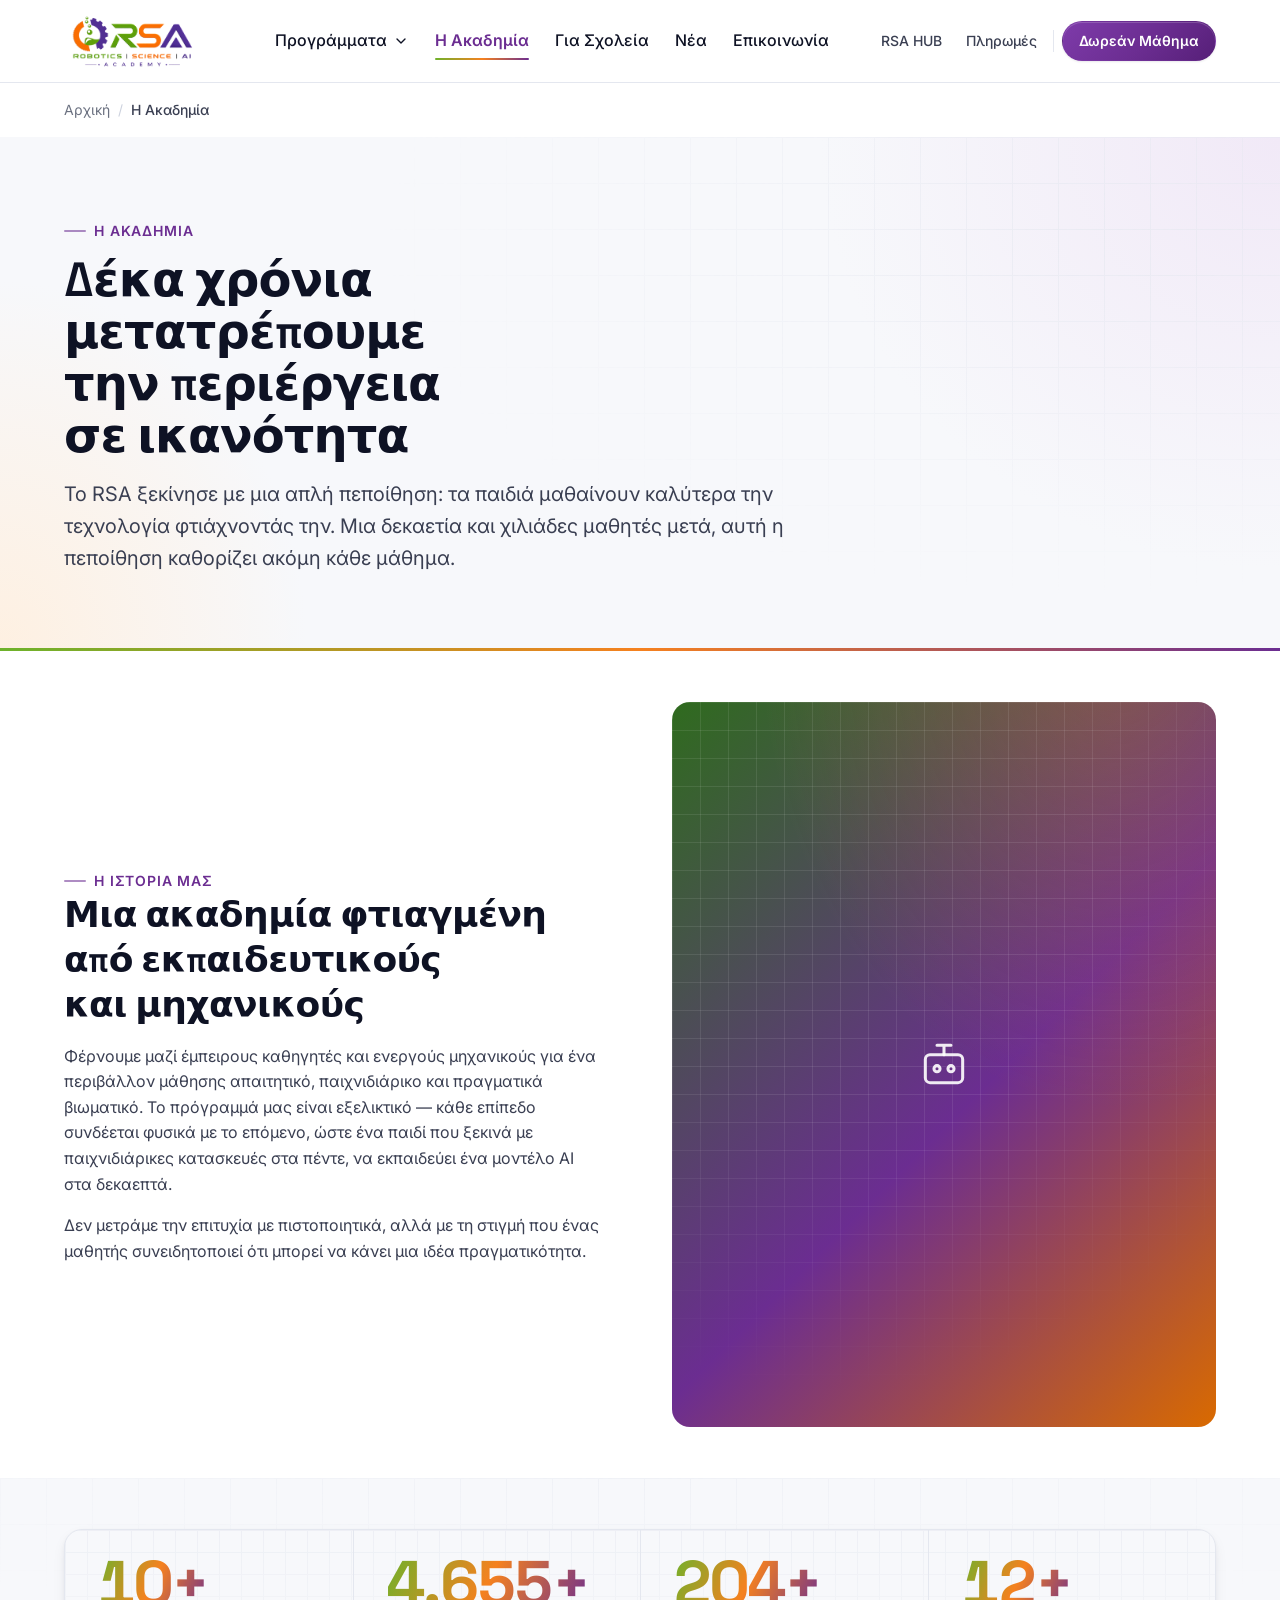
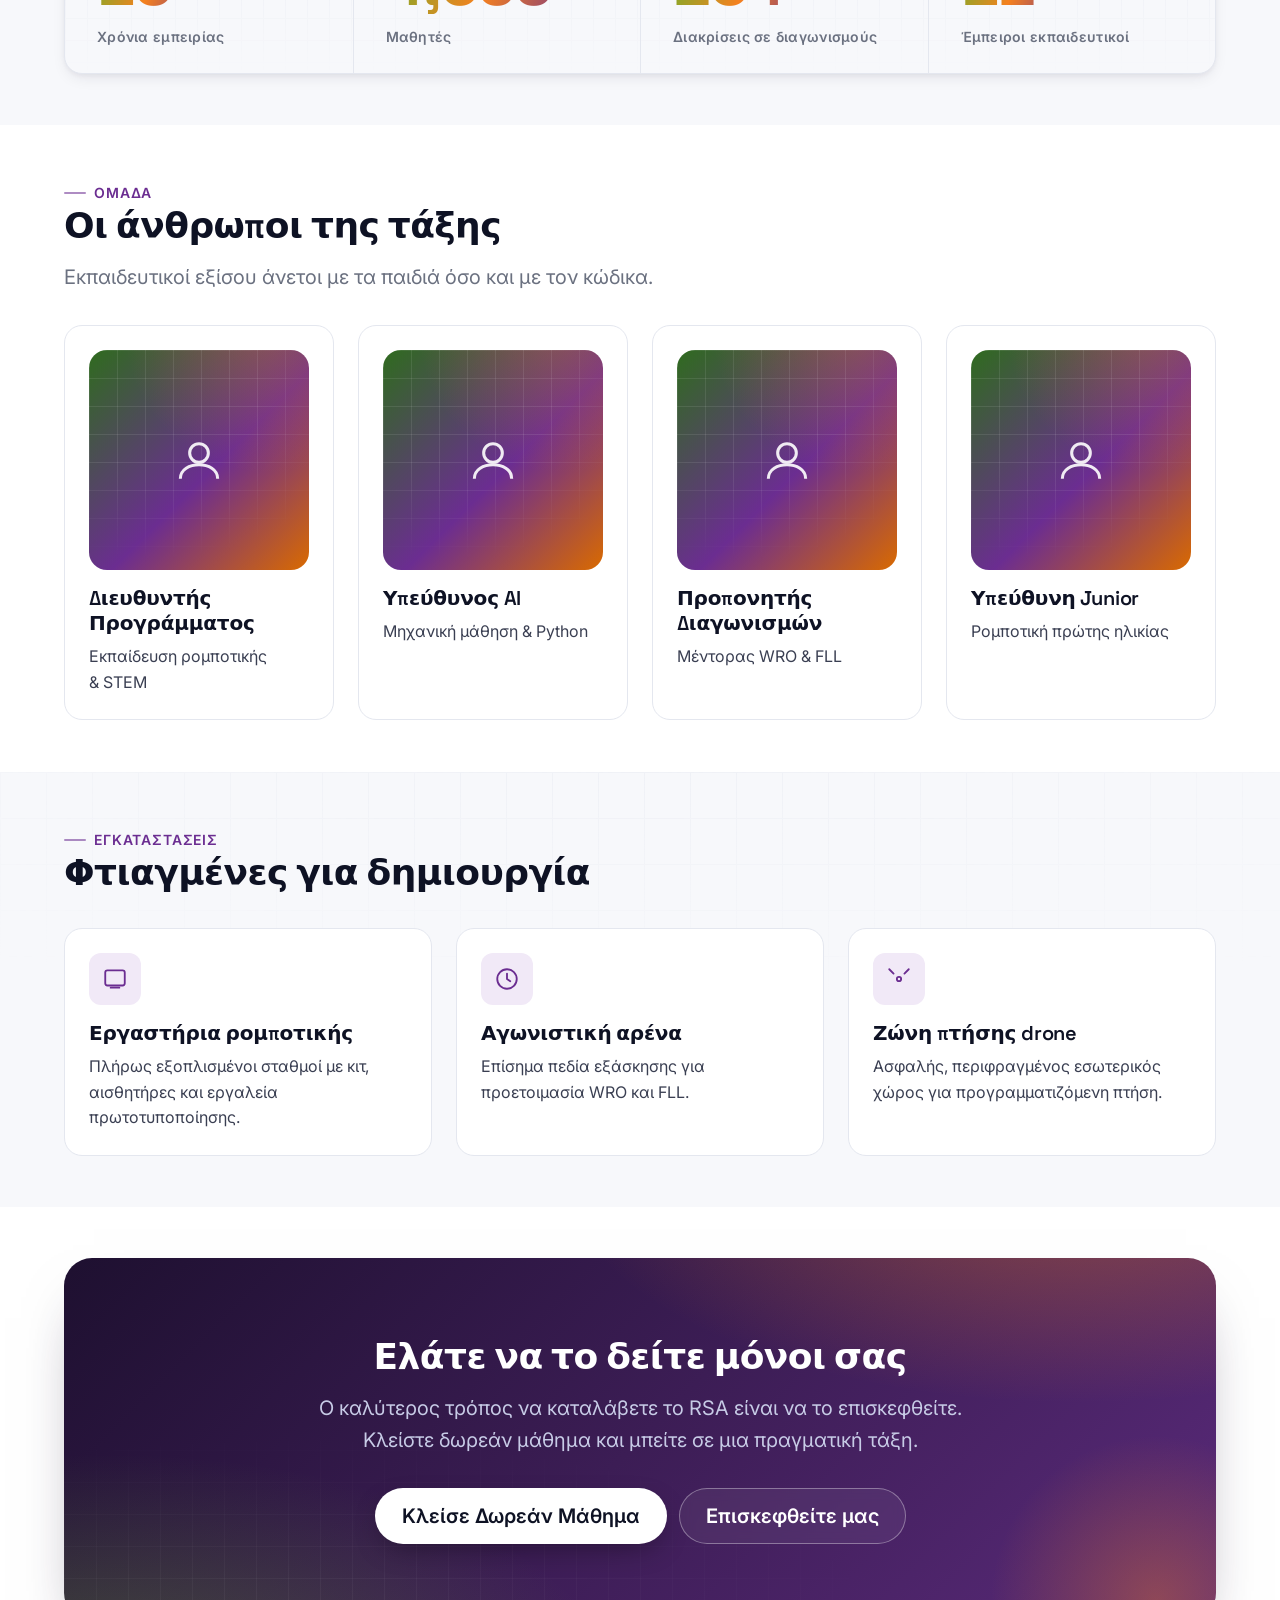
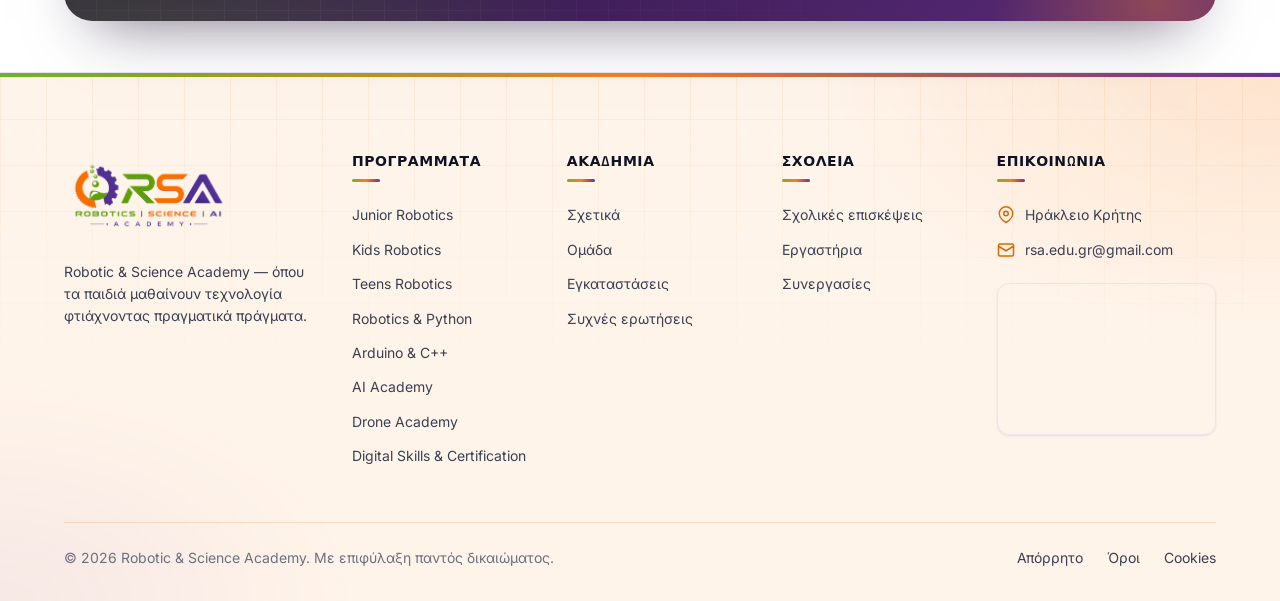
<file: academy.html>
<!DOCTYPE html>
<html lang="el">
<head>
  <meta charset="UTF-8" />
  <meta name="viewport" content="width=device-width, initial-scale=1.0" />
  <title>The Academy — RSA</title>
  <meta name="description" content="Meet Robotic & Science Academy — our story, our educators, our facilities and a decade of student achievements." />
  <link rel="preconnect" href="https://fonts.googleapis.com" />
  <link rel="preconnect" href="https://fonts.gstatic.com" crossorigin />
  <link href="https://fonts.googleapis.com/css2?family=Inter:wght@400;500;600;700&family=Space+Grotesk:wght@500;600;700&display=swap" rel="stylesheet" />
  <link rel="stylesheet" href="assets/css/styles.css" />
</head>
<body class="has-mobile-bar">
  <a class="skip-link" href="#main">Skip to content</a>
  <header class="site-header">
    <div class="container header-inner">
      <a class="brand" href="index.html" aria-label="RSA — Robotic & Science Academy home"><img class="brand__logo" src="assets/img/rsa-logo.png" alt="RSA — Robotic & Science Academy" width="87" height="44" /></a>
      <nav class="primary-nav" aria-label="Primary"><ul class="nav__list"><li class="has-mega" aria-expanded="false"><button class="nav__link has-mega" aria-haspopup="true">Programs <svg class="chev" viewBox="0 0 24 24" fill="none" stroke="currentColor" stroke-width="2" stroke-linecap="round" stroke-linejoin="round"><path d="m6 9 6 6 6-6"/></svg></button><div class="mega mega--programs" role="menu" aria-label="Programs"><div class="mega__cols"><div class="mega__group"><h5>Robotics &amp; STEAM</h5><a href="program.html" role="menuitem">Junior Robotics <span class="lvl">2 levels</span></a><a href="program.html" role="menuitem">Kids Robotics <span class="lvl">4 levels</span></a><a href="program.html" role="menuitem">Teens Robotics</a></div><div class="mega__group"><h5>Technology &amp; Programming</h5><a href="program.html" role="menuitem">Robotics &amp; Python</a><a href="program.html" role="menuitem">Arduino &amp; C++</a></div><div class="mega__group"><h5>Emerging Technologies</h5><a href="program.html" role="menuitem">AI Academy <span class="lvl">Kids · Teens</span></a><a href="program.html" role="menuitem">Drone Academy <span class="lvl">Kids · Teens</span></a></div><div class="mega__group mega__group--wide"><h5>Digital Skills</h5><a href="program.html" role="menuitem">Digital Skills &amp; Certification</a></div></div><div class="mega__foot"><span>Many programs. One clear path.</span><a class="btn btn--text" href="programs.html">See all programs <span class="arrow">→</span></a></div></div></li><li><a class="nav__link" href="academy.html" aria-current="page">The Academy</a></li><li><a class="nav__link" href="schools.html">For Schools</a></li><li><a class="nav__link" href="index.html#news">News</a></li><li><a class="nav__link" href="contact.html">Contact</a></li></ul></nav>
      <div class="header-actions"><a class="utility-link" href="#hub">RSA HUB</a><a class="utility-link" href="#payments">Payments</a><span class="utility-sep" aria-hidden="true"></span><a class="btn btn--primary btn--sm" href="free-trial.html">Free Trial</a><button class="nav-toggle" aria-label="Open menu" aria-expanded="false" aria-controls="mobileNav"><svg viewBox="0 0 24 24" fill="none" stroke="currentColor" stroke-width="2" stroke-linecap="round"><path d="M3 6h18M3 12h18M3 18h18"/></svg></button></div>
    </div>
  </header>
  <div class="mobile-nav" id="mobileNav" hidden><div class="mobile-nav__scrim"></div><div class="mobile-nav__panel" role="dialog" aria-modal="true" aria-label="Menu"><div class="mobile-nav__head"><a class="brand" href="index.html" aria-label="RSA — Robotic & Science Academy home"><img class="brand__logo" src="assets/img/rsa-logo.png" alt="RSA — Robotic & Science Academy" width="87" height="44" /></a><button class="btn--icon mobile-nav__close" aria-label="Close menu"><svg viewBox="0 0 24 24" fill="none" stroke="currentColor" stroke-width="2" stroke-linecap="round"><path d="M18 6 6 18M6 6l12 12"/></svg></button></div><div class="mobile-nav__body"><div class="m-nav-group" aria-expanded="false"><button class="m-nav-link">Programs <svg viewBox="0 0 24 24" fill="none" stroke="currentColor" stroke-width="2" stroke-linecap="round"><path d="m6 9 6 6 6-6"/></svg></button><div class="m-nav-sub"><span class="m-nav-cat">Robotics &amp; STEAM</span><a href="program.html">Junior Robotics <em>2 levels</em></a><a class="sub-lvl" href="program.html">› Junior A</a><a class="sub-lvl" href="program.html">› Junior B</a><a href="program.html">Kids Robotics <em>4 levels</em></a><a class="sub-lvl" href="program.html">› 1st Kids Robotics</a><a class="sub-lvl" href="program.html">› 2nd Kids Robotics</a><a class="sub-lvl" href="program.html">› 3rd Kids Robotics</a><a class="sub-lvl" href="program.html">› 4th Kids Robotics</a><a href="program.html">Teens Robotics</a><span class="m-nav-cat">Technology &amp; Programming</span><a href="program.html">Robotics &amp; Python</a><a href="program.html">Arduino &amp; C++</a><span class="m-nav-cat">Emerging Technologies</span><a href="program.html">AI Academy <em>Kids · Teens</em></a><a class="sub-lvl" href="program.html">› AI Kids</a><a class="sub-lvl" href="program.html">› AI Teens</a><a href="program.html">Drone Academy <em>Kids · Teens</em></a><a class="sub-lvl" href="program.html">› Drone Kids</a><a class="sub-lvl" href="program.html">› Drone Teens</a><span class="m-nav-cat">Digital Skills</span><a href="program.html">Digital Skills &amp; Certification</a></div></div><a class="m-nav-link" href="academy.html">The Academy <svg viewBox="0 0 24 24" fill="none" stroke="currentColor" stroke-width="2" stroke-linecap="round"><path d="m9 18 6-6-6-6"/></svg></a><a class="m-nav-link" href="schools.html">For Schools <svg viewBox="0 0 24 24" fill="none" stroke="currentColor" stroke-width="2" stroke-linecap="round"><path d="m9 18 6-6-6-6"/></svg></a><a class="m-nav-link" href="index.html#news">News <svg viewBox="0 0 24 24" fill="none" stroke="currentColor" stroke-width="2" stroke-linecap="round"><path d="m9 18 6-6-6-6"/></svg></a><a class="m-nav-link" href="contact.html">Contact <svg viewBox="0 0 24 24" fill="none" stroke="currentColor" stroke-width="2" stroke-linecap="round"><path d="m9 18 6-6-6-6"/></svg></a></div><div class="mobile-nav__foot"><a class="btn btn--primary btn--block btn--lg" href="free-trial.html">Book a Free Trial</a></div></div></div>

  <main id="main">
    <div class="container"><nav class="breadcrumb" aria-label="Breadcrumb"><ol><li><a href="index.html">Home</a></li><li class="sep" aria-hidden="true">/</li><li aria-current="page">The Academy</li></ol></nav></div>

    <section class="page-hero"><div class="container page-hero__inner"><span class="eyebrow">The Academy</span><h1>Ten years turning curiosity into capability</h1><p>RSA began with a simple belief: children learn technology best by building it. A decade on, thousands of students later, that belief still shapes every lesson.</p></div></section>

    <section class="section"><div class="container split"><div><span class="eyebrow">Our story</span><h2>An academy built by educators and engineers</h2><p class="mt-4">We bring together experienced teachers and working engineers to create a learning environment that is rigorous, playful and genuinely hands-on. Our curriculum is progressive — each program connects naturally to the next, so a child who starts with playful builds at five can be training an AI model at seventeen.</p><p class="mt-4">We measure success not by certificates, but by the moment a student realises they can make an idea real.</p></div><div class="media media--tall" role="img" aria-label="The RSA robotics lab"><div class="media__icon" aria-hidden="true"><svg viewBox="0 0 24 24" fill="none" stroke="currentColor" stroke-width="1.3" stroke-linecap="round" stroke-linejoin="round"><rect x="4" y="8" width="16" height="12" rx="2"/><path d="M12 8V4M9 4h6"/><circle cx="9" cy="14" r="1.3"/><circle cx="15" cy="14" r="1.3"/></svg></div></div></div></section>

    <section class="section section--surface"><div class="container"><div class="stats"><div class="stat"><div class="stat__num" data-count="10" data-suffix="+">10<span class="u">+</span></div><div class="stat__label">Years of experience</div></div><div class="stat"><div class="stat__num" data-count="4900" data-suffix="+">4,900<span class="u">+</span></div><div class="stat__label">Students taught</div></div><div class="stat"><div class="stat__num" data-count="230" data-suffix="+">230<span class="u">+</span></div><div class="stat__label">Competition distinctions</div></div><div class="stat"><div class="stat__num" data-count="15" data-suffix="+">15<span class="u">+</span></div><div class="stat__label">Expert educators</div></div></div></div></section>

    <section class="section" id="team"><div class="container"><div class="section-head"><span class="eyebrow">Team</span><h2>The people in the room</h2><p>Educators who are as comfortable with children as they are with code.</p></div><div class="grid grid--4"><div class="feature-card reveal"><div class="media media--square" style="margin-bottom:16px" role="img" aria-label="Portrait of an RSA educator"><div class="media__icon" aria-hidden="true"><svg viewBox="0 0 24 24" fill="none" stroke="currentColor" stroke-width="1.3"><circle cx="12" cy="9" r="4"/><path d="M4 20c0-4 4-6 8-6s8 2 8 6"/></svg></div></div><h3 style="font-size:var(--fs-h4)">Program Director</h3><p>Robotics &amp; STEM education</p></div><div class="feature-card reveal"><div class="media media--square" style="margin-bottom:16px" role="img" aria-label="Portrait of an RSA educator"><div class="media__icon" aria-hidden="true"><svg viewBox="0 0 24 24" fill="none" stroke="currentColor" stroke-width="1.3"><circle cx="12" cy="9" r="4"/><path d="M4 20c0-4 4-6 8-6s8 2 8 6"/></svg></div></div><h3 style="font-size:var(--fs-h4)">AI Lead</h3><p>Machine learning &amp; Python</p></div><div class="feature-card reveal"><div class="media media--square" style="margin-bottom:16px" role="img" aria-label="Portrait of an RSA educator"><div class="media__icon" aria-hidden="true"><svg viewBox="0 0 24 24" fill="none" stroke="currentColor" stroke-width="1.3"><circle cx="12" cy="9" r="4"/><path d="M4 20c0-4 4-6 8-6s8 2 8 6"/></svg></div></div><h3 style="font-size:var(--fs-h4)">Competition Coach</h3><p>WRO &amp; FLL mentor</p></div><div class="feature-card reveal"><div class="media media--square" style="margin-bottom:16px" role="img" aria-label="Portrait of an RSA educator"><div class="media__icon" aria-hidden="true"><svg viewBox="0 0 24 24" fill="none" stroke="currentColor" stroke-width="1.3"><circle cx="12" cy="9" r="4"/><path d="M4 20c0-4 4-6 8-6s8 2 8 6"/></svg></div></div><h3 style="font-size:var(--fs-h4)">Junior Lead</h3><p>Early-years robotics</p></div></div></div></section>

    <section class="section section--surface" id="facilities"><div class="container"><div class="section-head"><span class="eyebrow">Facilities</span><h2>Purpose-built for making</h2></div><div class="grid grid--3"><div class="feature-card reveal"><div class="feature-card__icon"><svg viewBox="0 0 24 24" fill="none" stroke="currentColor" stroke-width="1.7" stroke-linecap="round" stroke-linejoin="round"><rect x="3" y="4" width="18" height="14" rx="2"/><path d="M8 20h8"/></svg></div><h3>Robotics labs</h3><p>Fully equipped workstations with kits, sensors and prototyping tools.</p></div><div class="feature-card reveal"><div class="feature-card__icon"><svg viewBox="0 0 24 24" fill="none" stroke="currentColor" stroke-width="1.7" stroke-linecap="round" stroke-linejoin="round"><circle cx="12" cy="12" r="9"/><path d="M12 7v5l3 2"/></svg></div><h3>Competition arena</h3><p>Regulation practice fields for WRO and FLL preparation.</p></div><div class="feature-card reveal"><div class="feature-card__icon"><svg viewBox="0 0 24 24" fill="none" stroke="currentColor" stroke-width="1.7" stroke-linecap="round" stroke-linejoin="round"><circle cx="12" cy="12" r="2"/><path d="M7 7 3 3M17 7l4-4"/></svg></div><h3>Drone flight zone</h3><p>Safe, netted indoor space for programmable flight.</p></div></div></div></section>

    <section class="section"><div class="container"><div class="cta-banner reveal"><h2>Come and see for yourself</h2><p>The best way to understand RSA is to visit. Book a free trial and step inside a real class.</p><div class="cta-banner__actions"><a class="btn btn--on-dark btn--lg" href="free-trial.html">Book Free Trial</a><a class="btn btn--ghost-invert btn--lg" href="contact.html">Visit us</a></div></div></div></section>
  </main>

  <footer class="site-footer"><div class="container"><div class="footer-top"><div class="footer-brand"><a class="brand" href="index.html" aria-label="RSA — Robotic & Science Academy home"><img class="brand__logo" src="assets/img/rsa-logo.png" alt="RSA — Robotic & Science Academy" width="87" height="44" /></a><p>Robotic &amp; Science Academy — where children learn technology by building real things.</p></div><nav class="footer-col" aria-label="Programs"><h4>Programs</h4><a href="program.html">Junior Robotics</a><a href="program.html">Kids Robotics</a><a href="program.html">Teens Robotics</a><a href="program.html">Robotics &amp; Python</a><a href="program.html">Arduino &amp; C++</a><a href="program.html">AI Academy</a><a href="program.html">Drone Academy</a><a href="program.html">Digital Skills &amp; Certification</a></nav><nav class="footer-col" aria-label="Academy"><h4>Academy</h4><a href="academy.html">About</a><a href="academy.html#team">Team</a><a href="academy.html#facilities">Facilities</a><a href="contact.html">FAQ</a></nav><nav class="footer-col" aria-label="Schools"><h4>Schools</h4><a href="schools.html">School Visits</a><a href="schools.html">Workshops</a><a href="schools.html">Collaborations</a></nav><div class="footer-col"><h4>Contact</h4><ul class="footer-contact"><li><svg viewBox="0 0 24 24" fill="none" stroke="currentColor" stroke-width="2" stroke-linecap="round" stroke-linejoin="round"><path d="M21 10c0 7-9 12-9 12s-9-5-9-12a9 9 0 0 1 18 0z"/><circle cx="12" cy="10" r="3"/></svg> Ηράκλειο Κρήτης</li><li><svg viewBox="0 0 24 24" fill="none" stroke="currentColor" stroke-width="2" stroke-linecap="round" stroke-linejoin="round"><rect x="2" y="4" width="20" height="16" rx="2"/><path d="m2 7 10 6 10-6"/></svg> rsa.edu.gr@gmail.com</li></ul><div class="footer-map"><iframe title="Χάρτης — RSA, Εθνομαρτύρων 22, Ηράκλειο" src="https://www.google.com/maps/embed?pb=!1m18!1m12!1m3!1d402.7348768681144!2d25.136460291438095!3d35.317104758252526!2m3!1f0!2f0!3f0!3m2!1i1024!2i768!4f13.1!3m3!1m2!1s0x149a599eaf6a123f%3A0xd1d38ad0a211afb0!2sRobotic%20and%20Science%20Academy!5e0!3m2!1sel!2sgr!4v1788986065869!5m2!1sel!2sgr" loading="lazy" referrerpolicy="strict-origin-when-cross-origin" allowfullscreen></iframe></div></div></div><div class="footer-bottom"><p>© 2026 Robotic &amp; Science Academy. All rights reserved.</p><nav class="footer-legal" aria-label="Legal"><a href="#">Privacy</a><a href="#">Terms</a><a href="#">Cookies</a></nav></div></div></footer>
  <div class="mobile-cta-bar"><a class="btn btn--secondary" href="contact.html">Contact</a><a class="btn btn--primary" href="free-trial.html">Book a Free Trial</a></div>
  <script src="assets/js/main.js"></script>
  <script src="assets/js/i18n.js"></script>
</body>
</html>
</file>
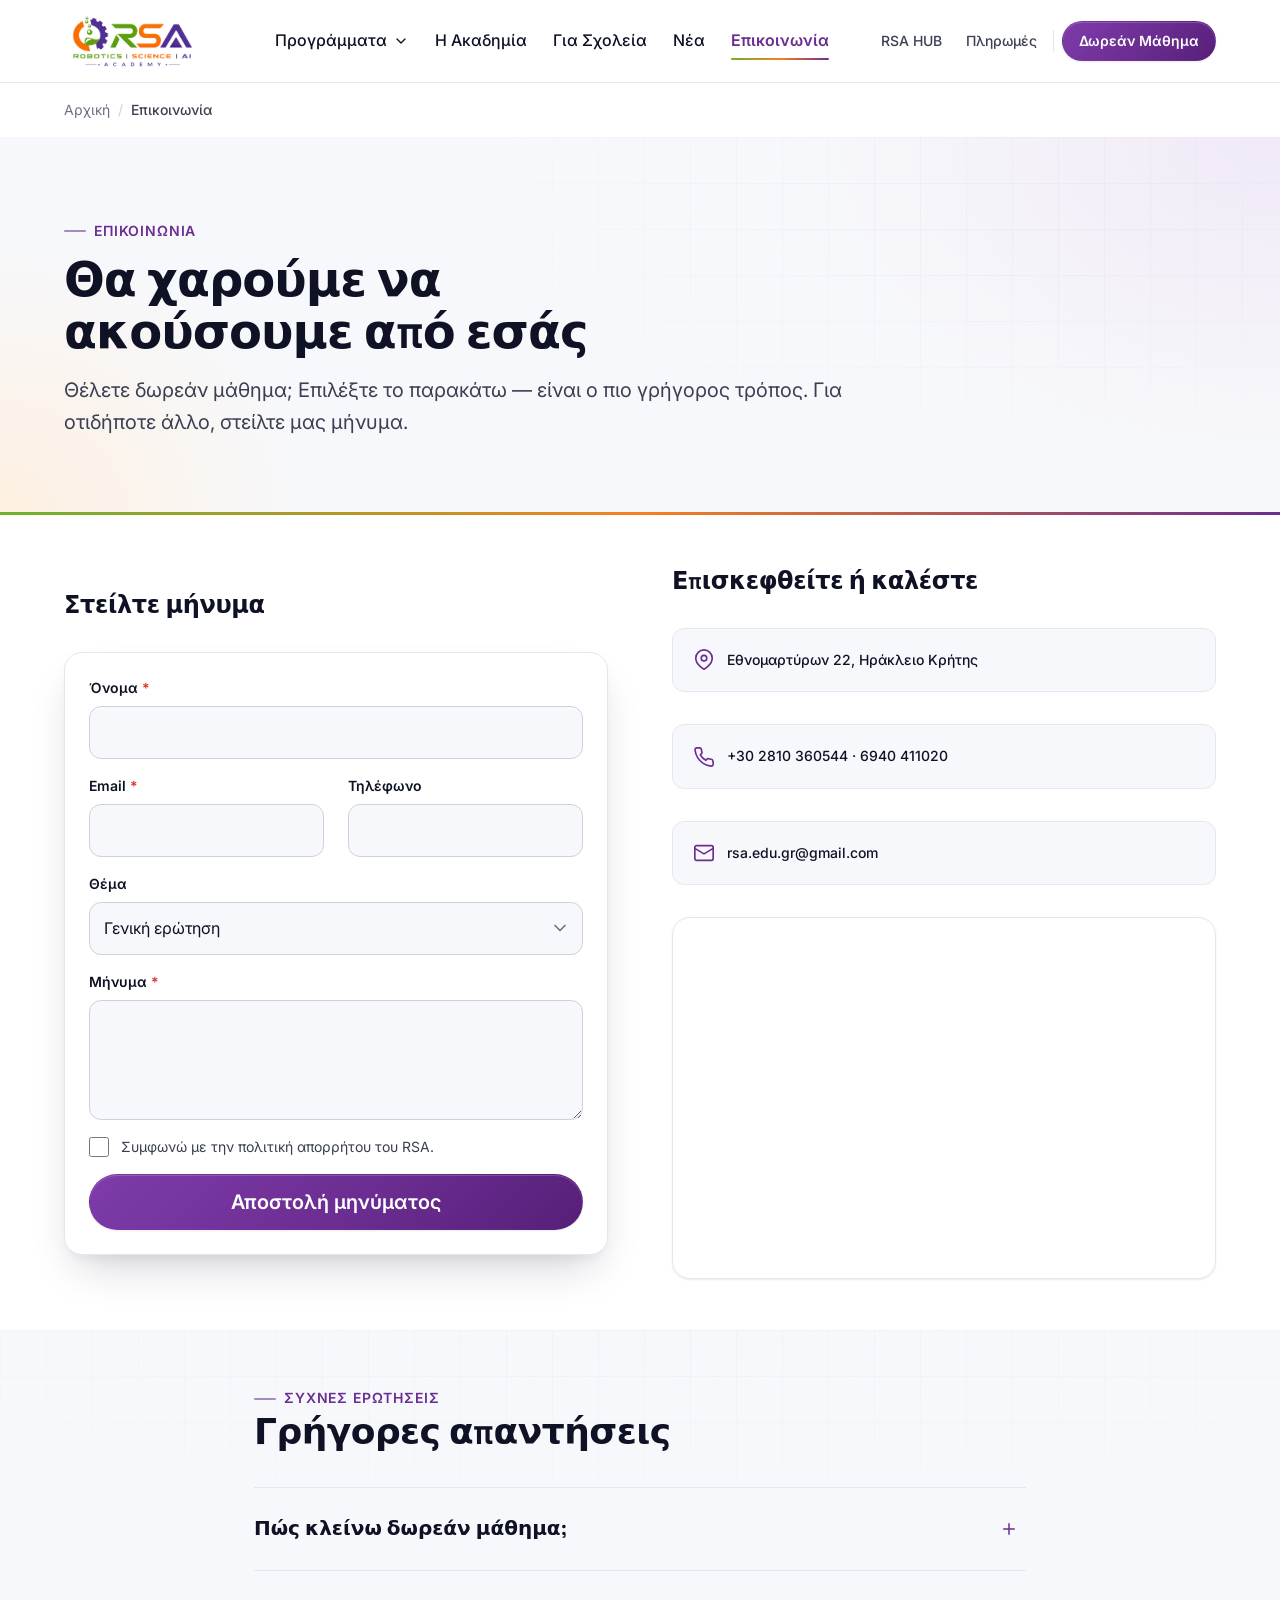
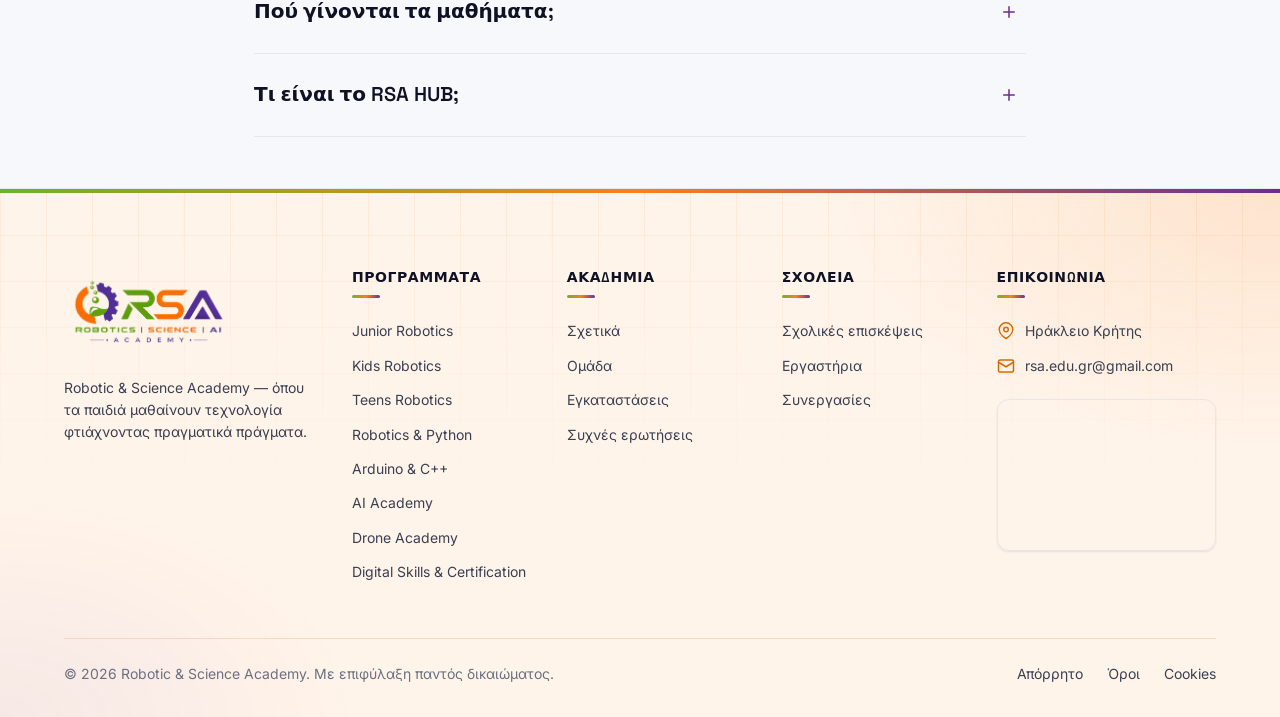
<file: contact.html>
<!DOCTYPE html>
<html lang="el">
<head>
  <meta charset="UTF-8" />
  <meta name="viewport" content="width=device-width, initial-scale=1.0" />
  <title>Contact — RSA</title>
  <meta name="description" content="Get in touch with Robotic & Science Academy. Book a free trial, ask a question, or visit us in Ηράκλειο." />
  <link rel="preconnect" href="https://fonts.googleapis.com" />
  <link rel="preconnect" href="https://fonts.gstatic.com" crossorigin />
  <link href="https://fonts.googleapis.com/css2?family=Inter:wght@400;500;600;700&family=Space+Grotesk:wght@500;600;700&display=swap" rel="stylesheet" />
  <link rel="stylesheet" href="assets/css/styles.css" />
</head>
<body class="has-mobile-bar">
  <a class="skip-link" href="#main">Skip to content</a>
  <header class="site-header">
    <div class="container header-inner">
      <a class="brand" href="index.html" aria-label="RSA — Robotic & Science Academy home"><img class="brand__logo" src="assets/img/rsa-logo.png" alt="RSA — Robotic & Science Academy" width="87" height="44" /></a>
      <nav class="primary-nav" aria-label="Primary"><ul class="nav__list"><li class="has-mega" aria-expanded="false"><button class="nav__link has-mega" aria-haspopup="true">Programs <svg class="chev" viewBox="0 0 24 24" fill="none" stroke="currentColor" stroke-width="2" stroke-linecap="round" stroke-linejoin="round"><path d="m6 9 6 6 6-6"/></svg></button><div class="mega mega--programs" role="menu" aria-label="Programs"><div class="mega__cols"><div class="mega__group"><h5>Robotics &amp; STEAM</h5><a href="program.html" role="menuitem">Junior Robotics <span class="lvl">2 levels</span></a><a href="program.html" role="menuitem">Kids Robotics <span class="lvl">4 levels</span></a><a href="program.html" role="menuitem">Teens Robotics</a></div><div class="mega__group"><h5>Technology &amp; Programming</h5><a href="program.html" role="menuitem">Robotics &amp; Python</a><a href="program.html" role="menuitem">Arduino &amp; C++</a></div><div class="mega__group"><h5>Emerging Technologies</h5><a href="program.html" role="menuitem">AI Academy <span class="lvl">Kids · Teens</span></a><a href="program.html" role="menuitem">Drone Academy <span class="lvl">Kids · Teens</span></a></div><div class="mega__group mega__group--wide"><h5>Digital Skills</h5><a href="program.html" role="menuitem">Digital Skills &amp; Certification</a></div></div><div class="mega__foot"><span>Many programs. One clear path.</span><a class="btn btn--text" href="programs.html">See all programs <span class="arrow">→</span></a></div></div></li><li><a class="nav__link" href="academy.html">The Academy</a></li><li><a class="nav__link" href="schools.html">For Schools</a></li><li><a class="nav__link" href="index.html#news">News</a></li><li><a class="nav__link" href="contact.html" aria-current="page">Contact</a></li></ul></nav>
      <div class="header-actions"><a class="utility-link" href="#hub">RSA HUB</a><a class="utility-link" href="#payments">Payments</a><span class="utility-sep" aria-hidden="true"></span><a class="btn btn--primary btn--sm" href="free-trial.html">Free Trial</a><button class="nav-toggle" aria-label="Open menu" aria-expanded="false" aria-controls="mobileNav"><svg viewBox="0 0 24 24" fill="none" stroke="currentColor" stroke-width="2" stroke-linecap="round"><path d="M3 6h18M3 12h18M3 18h18"/></svg></button></div>
    </div>
  </header>
  <div class="mobile-nav" id="mobileNav" hidden><div class="mobile-nav__scrim"></div><div class="mobile-nav__panel" role="dialog" aria-modal="true" aria-label="Menu"><div class="mobile-nav__head"><a class="brand" href="index.html" aria-label="RSA — Robotic & Science Academy home"><img class="brand__logo" src="assets/img/rsa-logo.png" alt="RSA — Robotic & Science Academy" width="87" height="44" /></a><button class="btn--icon mobile-nav__close" aria-label="Close menu"><svg viewBox="0 0 24 24" fill="none" stroke="currentColor" stroke-width="2" stroke-linecap="round"><path d="M18 6 6 18M6 6l12 12"/></svg></button></div><div class="mobile-nav__body"><div class="m-nav-group" aria-expanded="false"><button class="m-nav-link">Programs <svg viewBox="0 0 24 24" fill="none" stroke="currentColor" stroke-width="2" stroke-linecap="round"><path d="m6 9 6 6 6-6"/></svg></button><div class="m-nav-sub"><span class="m-nav-cat">Robotics &amp; STEAM</span><a href="program.html">Junior Robotics <em>2 levels</em></a><a class="sub-lvl" href="program.html">› Junior A</a><a class="sub-lvl" href="program.html">› Junior B</a><a href="program.html">Kids Robotics <em>4 levels</em></a><a class="sub-lvl" href="program.html">› 1st Kids Robotics</a><a class="sub-lvl" href="program.html">› 2nd Kids Robotics</a><a class="sub-lvl" href="program.html">› 3rd Kids Robotics</a><a class="sub-lvl" href="program.html">› 4th Kids Robotics</a><a href="program.html">Teens Robotics</a><span class="m-nav-cat">Technology &amp; Programming</span><a href="program.html">Robotics &amp; Python</a><a href="program.html">Arduino &amp; C++</a><span class="m-nav-cat">Emerging Technologies</span><a href="program.html">AI Academy <em>Kids · Teens</em></a><a class="sub-lvl" href="program.html">› AI Kids</a><a class="sub-lvl" href="program.html">› AI Teens</a><a href="program.html">Drone Academy <em>Kids · Teens</em></a><a class="sub-lvl" href="program.html">› Drone Kids</a><a class="sub-lvl" href="program.html">› Drone Teens</a><span class="m-nav-cat">Digital Skills</span><a href="program.html">Digital Skills &amp; Certification</a></div></div><a class="m-nav-link" href="academy.html">The Academy <svg viewBox="0 0 24 24" fill="none" stroke="currentColor" stroke-width="2" stroke-linecap="round"><path d="m9 18 6-6-6-6"/></svg></a><a class="m-nav-link" href="schools.html">For Schools <svg viewBox="0 0 24 24" fill="none" stroke="currentColor" stroke-width="2" stroke-linecap="round"><path d="m9 18 6-6-6-6"/></svg></a><a class="m-nav-link" href="index.html#news">News <svg viewBox="0 0 24 24" fill="none" stroke="currentColor" stroke-width="2" stroke-linecap="round"><path d="m9 18 6-6-6-6"/></svg></a><a class="m-nav-link" href="contact.html">Contact <svg viewBox="0 0 24 24" fill="none" stroke="currentColor" stroke-width="2" stroke-linecap="round"><path d="m9 18 6-6-6-6"/></svg></a></div><div class="mobile-nav__foot"><a class="btn btn--primary btn--block btn--lg" href="free-trial.html">Book a Free Trial</a></div></div></div>

  <main id="main">
    <div class="container"><nav class="breadcrumb" aria-label="Breadcrumb"><ol><li><a href="index.html">Home</a></li><li class="sep" aria-hidden="true">/</li><li aria-current="page">Contact</li></ol></nav></div>
    <section class="page-hero"><div class="container page-hero__inner"><span class="eyebrow">Contact</span><h1>We’d love to hear from you</h1><p>Booking a free trial? Choose that below — it’s the fastest way in. For anything else, send us a message.</p></div></section>

    <section class="section"><div class="container split"><div>
      <div class="section-head"><h2 style="font-size:var(--fs-h3)">Send a message</h2></div>
      <form class="summary-card" novalidate onsubmit="event.preventDefault(); this.querySelector('.form-success').hidden=false; this.querySelector('.form-body').hidden=true;">
        <div class="form-body">
          <div class="field"><label for="c-name">Name <span class="req">*</span></label><input class="input" id="c-name" required /><span class="error-msg"><svg viewBox="0 0 24 24" fill="none" stroke="currentColor" stroke-width="2"><circle cx="12" cy="12" r="10"/><path d="M12 8v4M12 16h.01"/></svg> Please enter your name</span></div>
          <div class="grid grid--2" style="gap:0 24px"><div class="field"><label for="c-email">Email <span class="req">*</span></label><input class="input" id="c-email" type="email" required /><span class="error-msg"><svg viewBox="0 0 24 24" fill="none" stroke="currentColor" stroke-width="2"><circle cx="12" cy="12" r="10"/><path d="M12 8v4M12 16h.01"/></svg> Please enter a valid email</span></div><div class="field"><label for="c-phone">Phone</label><input class="input" id="c-phone" type="tel" /></div></div>
          <div class="field"><label for="c-topic">Topic</label><select class="select" id="c-topic"><option>General question</option><option>Free trial</option><option>Programs &amp; pricing</option><option>Schools</option><option>RSA HUB / Payments</option></select></div>
          <div class="field"><label for="c-msg">Message <span class="req">*</span></label><textarea class="textarea" id="c-msg" required></textarea><span class="error-msg"><svg viewBox="0 0 24 24" fill="none" stroke="currentColor" stroke-width="2"><circle cx="12" cy="12" r="10"/><path d="M12 8v4M12 16h.01"/></svg> Please add a short message</span></div>
          <label class="checkbox"><input type="checkbox" required /> <span>I agree to RSA’s privacy policy.</span></label>
          <button class="btn btn--primary btn--lg btn--block mt-4" type="submit">Send message</button>
        </div>
        <div class="form-success" hidden><div class="form-success__icon"><svg viewBox="0 0 24 24" fill="none" stroke="currentColor" stroke-width="2.5" stroke-linecap="round" stroke-linejoin="round"><path d="M20 6 9 17l-5-5"/></svg></div><h2>Message sent</h2><p class="lead">Thanks for reaching out — we’ll reply within one working day.</p></div>
      </form>
    </div>
    <div>
      <div class="section-head"><h2 style="font-size:var(--fs-h3)">Visit or call</h2></div>
      <div class="stack-lg">
        <div class="icon-chip" style="padding:20px"><svg viewBox="0 0 24 24" fill="none" stroke="currentColor" stroke-width="1.8" stroke-linecap="round" stroke-linejoin="round"><path d="M21 10c0 7-9 12-9 12s-9-5-9-12a9 9 0 0 1 18 0z"/><circle cx="12" cy="10" r="3"/></svg><span>Εθνομαρτύρων 22, Ηράκλειο Κρήτης</span></div>
        <a class="icon-chip" style="padding:20px" href="tel:+302810360544"><svg viewBox="0 0 24 24" fill="none" stroke="currentColor" stroke-width="1.8" stroke-linecap="round" stroke-linejoin="round"><path d="M22 16.9v3a2 2 0 0 1-2.2 2 19.8 19.8 0 0 1-8.6-3 19.5 19.5 0 0 1-6-6 19.8 19.8 0 0 1-3-8.6A2 2 0 0 1 4.1 2h3a2 2 0 0 1 2 1.7c.1.9.3 1.8.6 2.6a2 2 0 0 1-.5 2.1L8 9.6a16 16 0 0 0 6 6l1.2-1.2a2 2 0 0 1 2.1-.5c.8.3 1.7.5 2.6.6a2 2 0 0 1 1.7 2z"/></svg><span>+30 2810 360544 · 6940 411020</span></a>
        <a class="icon-chip" style="padding:20px" href="mailto:rsa.edu.gr@gmail.com"><svg viewBox="0 0 24 24" fill="none" stroke="currentColor" stroke-width="1.8" stroke-linecap="round" stroke-linejoin="round"><rect x="2" y="4" width="20" height="16" rx="2"/><path d="m2 7 10 6 10-6"/></svg><span>rsa.edu.gr@gmail.com</span></a>
        <div class="map-embed"><iframe title="Χάρτης — Robotic &amp; Science Academy, Εθνομαρτύρων 22, Ηράκλειο" src="https://www.google.com/maps/embed?pb=!1m18!1m12!1m3!1d402.7348768681144!2d25.136460291438095!3d35.317104758252526!2m3!1f0!2f0!3f0!3m2!1i1024!2i768!4f13.1!3m3!1m2!1s0x149a599eaf6a123f%3A0xd1d38ad0a211afb0!2sRobotic%20and%20Science%20Academy!5e0!3m2!1sel!2sgr!4v1788986065869!5m2!1sel!2sgr" loading="lazy" referrerpolicy="strict-origin-when-cross-origin" allowfullscreen></iframe></div>
      </div>
    </div></div></section>

    <section class="section section--surface"><div class="container" style="max-width:820px"><div class="section-head"><span class="eyebrow">FAQ</span><h2>Quick answers</h2></div>
      <div class="accordion">
        <div class="accordion__item"><h3 style="margin:0"><button class="accordion__btn" aria-expanded="false" aria-controls="cf1">How do I book a free trial?<span class="accordion__icon" aria-hidden="true"><svg viewBox="0 0 24 24" fill="none" stroke="currentColor" stroke-width="2" stroke-linecap="round"><path d="M12 5v14M5 12h14"/></svg></span></button></h3><div class="accordion__panel" id="cf1" role="region"><div class="accordion__panel-inner">Use the <a href="free-trial.html">Free Trial</a> flow — pick your child’s age, a time that suits you, and leave your details. It takes about a minute.</div></div></div>
        <div class="accordion__item"><h3 style="margin:0"><button class="accordion__btn" aria-expanded="false" aria-controls="cf2">Where do classes take place?<span class="accordion__icon" aria-hidden="true"><svg viewBox="0 0 24 24" fill="none" stroke="currentColor" stroke-width="2" stroke-linecap="round"><path d="M12 5v14M5 12h14"/></svg></span></button></h3><div class="accordion__panel" id="cf2" role="region"><div class="accordion__panel-inner">At our centre in Ηράκλειο and partner locations. School programs run on-site at your school.</div></div></div>
        <div class="accordion__item"><h3 style="margin:0"><button class="accordion__btn" aria-expanded="false" aria-controls="cf3">What is RSA HUB?<span class="accordion__icon" aria-hidden="true"><svg viewBox="0 0 24 24" fill="none" stroke="currentColor" stroke-width="2" stroke-linecap="round"><path d="M12 5v14M5 12h14"/></svg></span></button></h3><div class="accordion__panel" id="cf3" role="region"><div class="accordion__panel-inner">RSA HUB is the portal for enrolled students and parents — progress, materials and payments. You’ll get access once your child joins.</div></div></div>
      </div>
    </div></section>
  </main>

  <footer class="site-footer"><div class="container"><div class="footer-top"><div class="footer-brand"><a class="brand" href="index.html" aria-label="RSA — Robotic & Science Academy home"><img class="brand__logo" src="assets/img/rsa-logo.png" alt="RSA — Robotic & Science Academy" width="87" height="44" /></a><p>Robotic &amp; Science Academy — where children learn technology by building real things.</p></div><nav class="footer-col" aria-label="Programs"><h4>Programs</h4><a href="program.html">Junior Robotics</a><a href="program.html">Kids Robotics</a><a href="program.html">Teens Robotics</a><a href="program.html">Robotics &amp; Python</a><a href="program.html">Arduino &amp; C++</a><a href="program.html">AI Academy</a><a href="program.html">Drone Academy</a><a href="program.html">Digital Skills &amp; Certification</a></nav><nav class="footer-col" aria-label="Academy"><h4>Academy</h4><a href="academy.html">About</a><a href="academy.html#team">Team</a><a href="academy.html#facilities">Facilities</a><a href="contact.html">FAQ</a></nav><nav class="footer-col" aria-label="Schools"><h4>Schools</h4><a href="schools.html">School Visits</a><a href="schools.html">Workshops</a><a href="schools.html">Collaborations</a></nav><div class="footer-col"><h4>Contact</h4><ul class="footer-contact"><li><svg viewBox="0 0 24 24" fill="none" stroke="currentColor" stroke-width="2" stroke-linecap="round" stroke-linejoin="round"><path d="M21 10c0 7-9 12-9 12s-9-5-9-12a9 9 0 0 1 18 0z"/><circle cx="12" cy="10" r="3"/></svg> Ηράκλειο Κρήτης</li><li><svg viewBox="0 0 24 24" fill="none" stroke="currentColor" stroke-width="2" stroke-linecap="round" stroke-linejoin="round"><rect x="2" y="4" width="20" height="16" rx="2"/><path d="m2 7 10 6 10-6"/></svg> rsa.edu.gr@gmail.com</li></ul><div class="footer-map"><iframe title="Χάρτης — RSA, Εθνομαρτύρων 22, Ηράκλειο" src="https://www.google.com/maps/embed?pb=!1m18!1m12!1m3!1d402.7348768681144!2d25.136460291438095!3d35.317104758252526!2m3!1f0!2f0!3f0!3m2!1i1024!2i768!4f13.1!3m3!1m2!1s0x149a599eaf6a123f%3A0xd1d38ad0a211afb0!2sRobotic%20and%20Science%20Academy!5e0!3m2!1sel!2sgr!4v1788986065869!5m2!1sel!2sgr" loading="lazy" referrerpolicy="strict-origin-when-cross-origin" allowfullscreen></iframe></div></div></div><div class="footer-bottom"><p>© 2026 Robotic &amp; Science Academy. All rights reserved.</p><nav class="footer-legal" aria-label="Legal"><a href="#">Privacy</a><a href="#">Terms</a><a href="#">Cookies</a></nav></div></div></footer>
  <div class="mobile-cta-bar"><a class="btn btn--secondary" href="tel:+302810360544">Call</a><a class="btn btn--primary" href="free-trial.html">Book a Free Trial</a></div>
  <script src="assets/js/main.js"></script>
  <script src="assets/js/i18n.js"></script>
</body>
</html>
</file>
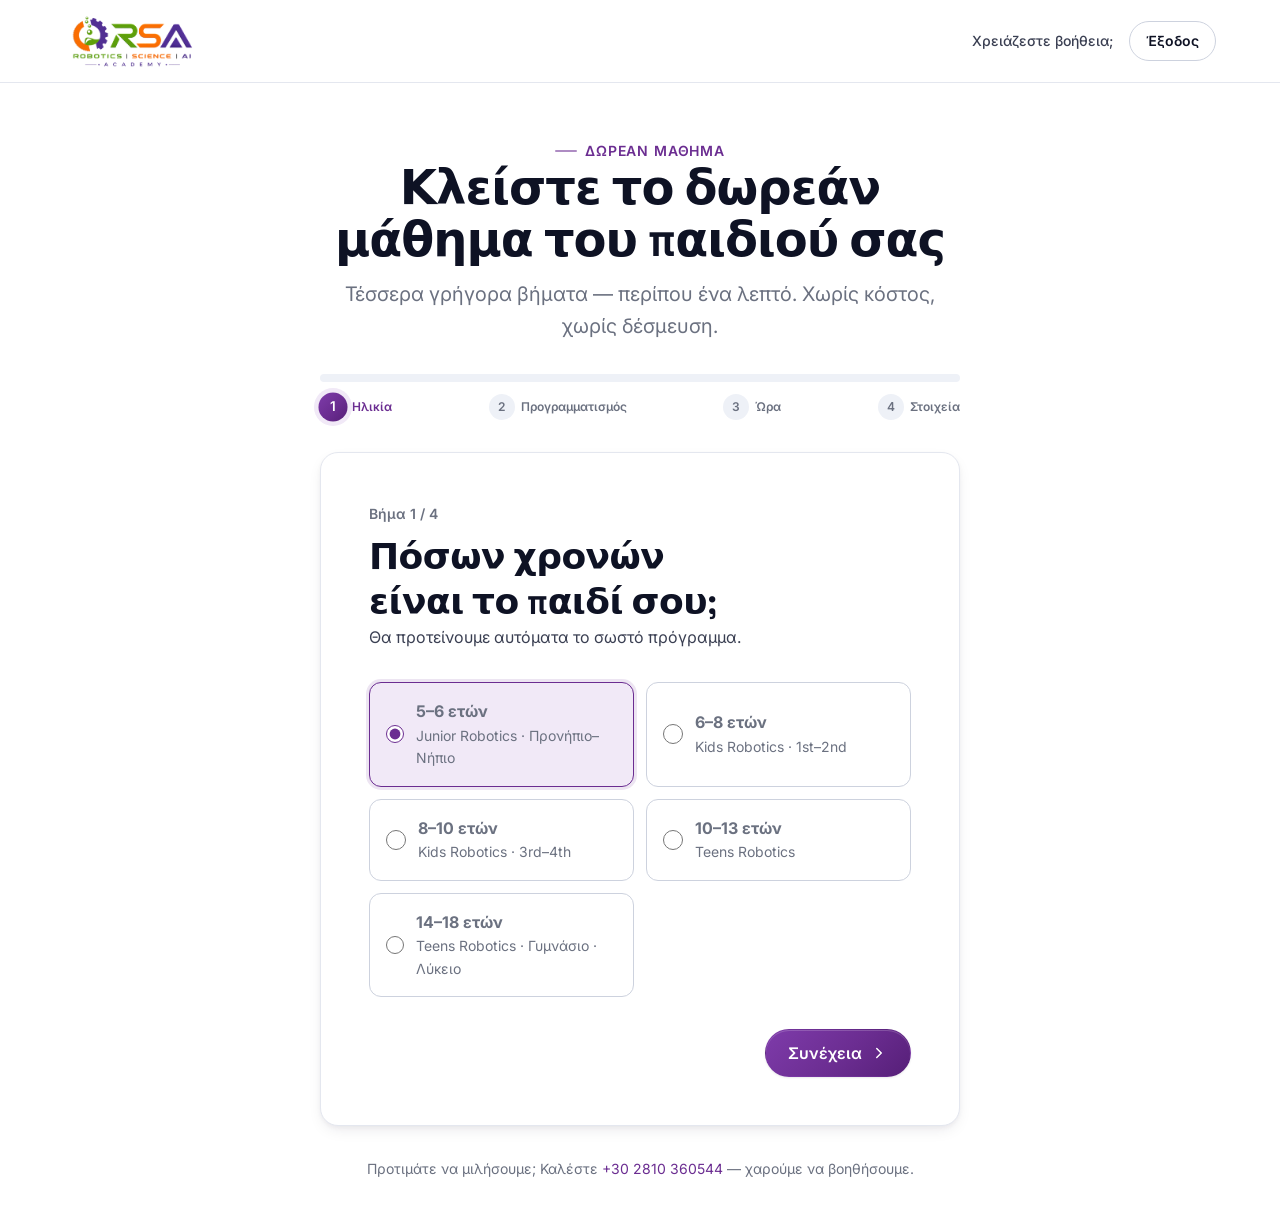
<file: free-trial.html>
<!DOCTYPE html>
<html lang="el">
<head>
  <meta charset="UTF-8" />
  <meta name="viewport" content="width=device-width, initial-scale=1.0" />
  <title>Book a Free Trial — RSA</title>
  <meta name="description" content="Book a free trial lesson at RSA in four quick steps. No cost, no commitment." />
  <link rel="preconnect" href="https://fonts.googleapis.com" />
  <link rel="preconnect" href="https://fonts.gstatic.com" crossorigin />
  <link href="https://fonts.googleapis.com/css2?family=Inter:wght@400;500;600;700&family=Space+Grotesk:wght@500;600;700&display=swap" rel="stylesheet" />
  <link rel="stylesheet" href="assets/css/styles.css" />
</head>
<body>
  <a class="skip-link" href="#main">Skip to content</a>
  <header class="site-header">
    <div class="container header-inner">
      <a class="brand" href="index.html" aria-label="RSA — Robotic & Science Academy home"><img class="brand__logo" src="assets/img/rsa-logo.png" alt="RSA — Robotic & Science Academy" width="87" height="44" /></a>
      <div class="header-actions" style="margin-left:auto">
        <a class="utility-link" href="contact.html">Need help?</a>
        <a class="btn btn--secondary btn--sm" href="index.html">Exit</a>
      </div>
    </div>
  </header>

  <main id="main" class="section">
    <div class="container">
      <div class="section-head section-head--center"><span class="eyebrow" style="justify-content:center">Free trial</span><h1>Book your child’s free lesson</h1><p>Four quick steps — about a minute. No cost, no commitment.</p></div>

      <div class="wizard" id="trialWizard">
        <div class="wizard__progress">
          <div class="wizard__bar"><span style="width:0%"></span></div>
          <ol class="wizard__steps">
            <li class="is-active"><span class="n">1</span><span class="lbl">Age</span></li>
            <li><span class="n">2</span><span class="lbl">Program</span></li>
            <li><span class="n">3</span><span class="lbl">Time</span></li>
            <li><span class="n">4</span><span class="lbl">Details</span></li>
          </ol>
        </div>

        <!-- STEP 1 -->
        <section class="wizard__panel wizard__step" aria-labelledby="w1">
          <span class="wizard__count">Step 1 / 4</span>
          <h2 id="w1" tabindex="-1" style="margin-top:8px">How old is your child?</h2>
          <p>We’ll recommend the right program automatically.</p>
          <div class="choice-grid grid grid--2 mt-6" style="gap:12px">
            <label class="choice is-selected" data-age-choice><input type="radio" name="age" value="5-6" checked /><span><strong>5–6 years</strong><span>Junior Robotics · Προνήπιο–Νήπιο</span></span></label>
            <label class="choice" data-age-choice><input type="radio" name="age" value="6-8" /><span><strong>6–8 years</strong><span>Kids Robotics · 1st–2nd</span></span></label>
            <label class="choice" data-age-choice><input type="radio" name="age" value="8-10" /><span><strong>8–10 years</strong><span>Kids Robotics · 3rd–4th</span></span></label>
            <label class="choice" data-age-choice><input type="radio" name="age" value="10-13" /><span><strong>10–13 years</strong><span>Teens Robotics</span></span></label>
            <label class="choice" data-age-choice><input type="radio" name="age" value="14-18" /><span><strong>14–18 years</strong><span>Teens Robotics · Γυμνάσιο · Λύκειο</span></span></label>
          </div>
          <div class="wizard__nav"><span></span><button class="btn btn--primary" data-next-step>Continue <svg viewBox="0 0 24 24" width="18" height="18" fill="none" stroke="currentColor" stroke-width="2" stroke-linecap="round" stroke-linejoin="round"><path d="m9 18 6-6-6-6"/></svg></button></div>
        </section>

        <!-- STEP 2 -->
        <section class="wizard__panel wizard__step" aria-labelledby="w2" hidden>
          <span class="wizard__count">Step 2 / 4</span>
          <h2 id="w2" tabindex="-1" style="margin-top:8px">Your recommended program</h2>
          <p>Based on your child’s age. You can change this later.</p>
          <div class="finder-card mt-6" style="grid-template-columns:160px 1fr">
            <div class="media media--ink" aria-hidden="true"><div class="media__icon"><svg viewBox="0 0 24 24" fill="none" stroke="currentColor" stroke-width="1.4" stroke-linecap="round" stroke-linejoin="round"><rect x="4" y="8" width="16" height="12" rx="2"/><path d="M12 8V4M9 4h6"/><circle cx="9" cy="14" r="1.3"/><circle cx="15" cy="14" r="1.3"/></svg></div></div>
            <div class="finder-card__body" style="padding:24px 24px 24px 0"><span class="tag tag--level">Recommended</span><h3 id="recProgram" style="margin-top:8px">Junior Robotics</h3><p>A hands-on introduction — your child builds and programs a small project in the very first lesson.</p></div>
          </div>
          <div class="wizard__nav"><button class="btn btn--ghost" data-prev-step><svg viewBox="0 0 24 24" width="18" height="18" fill="none" stroke="currentColor" stroke-width="2" stroke-linecap="round" stroke-linejoin="round"><path d="m15 18-6-6 6-6"/></svg> Back</button><button class="btn btn--primary" data-next-step>Looks good <svg viewBox="0 0 24 24" width="18" height="18" fill="none" stroke="currentColor" stroke-width="2" stroke-linecap="round" stroke-linejoin="round"><path d="m9 18 6-6-6-6"/></svg></button></div>
        </section>

        <!-- STEP 3 -->
        <section class="wizard__panel wizard__step" aria-labelledby="w3" hidden>
          <span class="wizard__count">Step 3 / 4</span>
          <h2 id="w3" tabindex="-1" style="margin-top:8px">When suits you?</h2>
          <p>Pick a preferred day and time — we’ll confirm exact availability.</p>
          <div class="grid grid--2 mt-6" style="gap:0 24px">
            <div class="field"><label for="t-day">Preferred day <span class="req">*</span></label><select class="select" id="t-day" required>
              <option value="">Choose a day…</option>
              <option value="weekday">Monday</option>
              <option value="weekday">Tuesday</option>
              <option value="weekday">Wednesday</option>
              <option value="weekday">Thursday</option>
              <option value="weekday">Friday</option>
              <option value="sat">Saturday</option>
            </select></div>
            <div class="field"><label for="t-time">Preferred time <span class="req">*</span></label><select class="select" id="t-time" required data-time-slots><option value="">Διαλέξτε πρώτα μέρα…</option></select></div>
          </div>
          <div class="field"><label>Location</label><div class="icon-chip" style="padding:14px 16px"><svg viewBox="0 0 24 24" fill="none" stroke="currentColor" stroke-width="1.8" stroke-linecap="round" stroke-linejoin="round"><path d="M21 10c0 7-9 12-9 12s-9-5-9-12a9 9 0 0 1 18 0z"/><circle cx="12" cy="10" r="3"/></svg><span>RSA — Ηράκλειο (Εθνομαρτύρων 22)</span></div></div>
          <div class="wizard__nav"><button class="btn btn--ghost" data-prev-step><svg viewBox="0 0 24 24" width="18" height="18" fill="none" stroke="currentColor" stroke-width="2" stroke-linecap="round" stroke-linejoin="round"><path d="m15 18-6-6 6-6"/></svg> Back</button><button class="btn btn--primary" data-next-step>Continue <svg viewBox="0 0 24 24" width="18" height="18" fill="none" stroke="currentColor" stroke-width="2" stroke-linecap="round" stroke-linejoin="round"><path d="m9 18 6-6-6-6"/></svg></button></div>
        </section>

        <!-- STEP 4 -->
        <section class="wizard__panel wizard__step" aria-labelledby="w4" hidden>
          <span class="wizard__count">Step 4 / 4</span>
          <h2 id="w4" tabindex="-1" style="margin-top:8px">Your details</h2>
          <p>Just so we can confirm your child’s spot.</p>
          <div class="mt-6">
            <div class="field"><label for="p-name">Parent / guardian name <span class="req">*</span></label><input class="input" id="p-name" required /><span class="error-msg"><svg viewBox="0 0 24 24" fill="none" stroke="currentColor" stroke-width="2"><circle cx="12" cy="12" r="10"/><path d="M12 8v4M12 16h.01"/></svg> Please enter your name</span></div>
            <div class="grid grid--2" style="gap:0 24px"><div class="field"><label for="p-email">Email <span class="req">*</span></label><input class="input" id="p-email" type="email" required /><span class="error-msg"><svg viewBox="0 0 24 24" fill="none" stroke="currentColor" stroke-width="2"><circle cx="12" cy="12" r="10"/><path d="M12 8v4M12 16h.01"/></svg> Please enter a valid email</span></div><div class="field"><label for="p-phone">Phone <span class="req">*</span></label><input class="input" id="p-phone" type="tel" required /><span class="error-msg"><svg viewBox="0 0 24 24" fill="none" stroke="currentColor" stroke-width="2"><circle cx="12" cy="12" r="10"/><path d="M12 8v4M12 16h.01"/></svg> Please enter a phone number</span></div></div>
            <label class="checkbox"><input type="checkbox" required /> <span>I agree to be contacted by RSA to confirm this free trial.</span></label>
          </div>
          <div class="wizard__nav"><button class="btn btn--ghost" data-prev-step><svg viewBox="0 0 24 24" width="18" height="18" fill="none" stroke="currentColor" stroke-width="2" stroke-linecap="round" stroke-linejoin="round"><path d="m15 18-6-6 6-6"/></svg> Back</button><button class="btn btn--primary" data-next-step>Confirm free trial</button></div>
        </section>

        <!-- CONFIRMATION -->
        <section class="wizard__panel wizard__step" aria-labelledby="w5" hidden>
          <div class="form-success" style="padding:24px 0">
            <div class="form-success__icon"><svg viewBox="0 0 24 24" fill="none" stroke="currentColor" stroke-width="2.5" stroke-linecap="round" stroke-linejoin="round"><path d="M20 6 9 17l-5-5"/></svg></div>
            <h2 id="w5" tabindex="-1">You’re all set!</h2>
            <p class="lead">We’ve received your request for a free trial. Our team will call or email within one working day to confirm the exact date and time.</p>
            <div class="icon-chip" style="justify-content:center;max-width:420px;margin:24px auto 0"><svg viewBox="0 0 24 24" fill="none" stroke="currentColor" stroke-width="1.8" stroke-linecap="round" stroke-linejoin="round"><rect x="2" y="4" width="20" height="16" rx="2"/><path d="m2 7 10 6 10-6"/></svg><span>A confirmation email is on its way</span></div>
            <div class="cta-banner__actions" style="justify-content:center;margin-top:24px"><a class="btn btn--primary btn--lg" href="index.html">Back to home</a><a class="btn btn--secondary btn--lg" href="programs.html">Explore programs</a></div>
          </div>
        </section>
      </div>

      <p class="center text-muted mt-6" style="font-size:var(--fs-sm)">Prefer to talk? Call <a href="tel:+302810360544">+30 2810 360544</a> — we’re happy to help.</p>
    </div>
  </main>

  <script src="assets/js/main.js"></script>
  <script src="assets/js/i18n.js"></script>
</body>
</html>
</file>
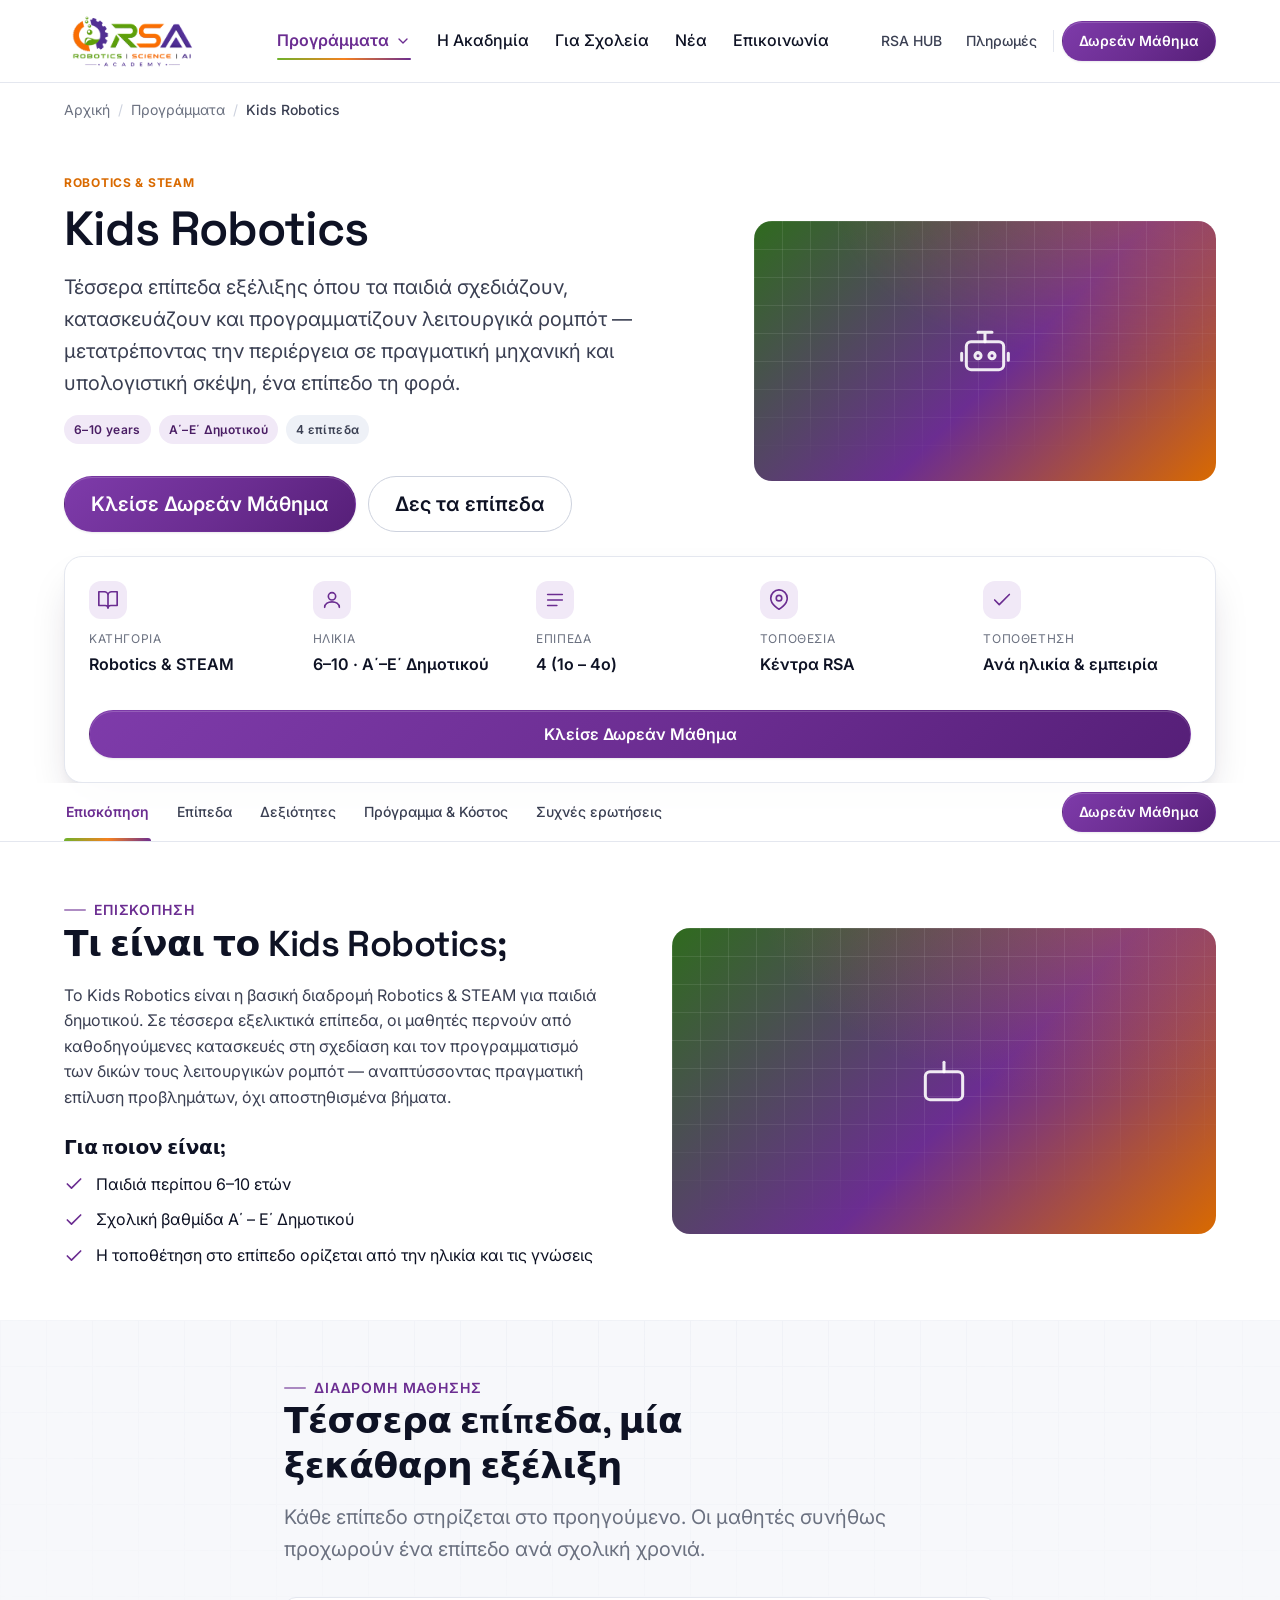
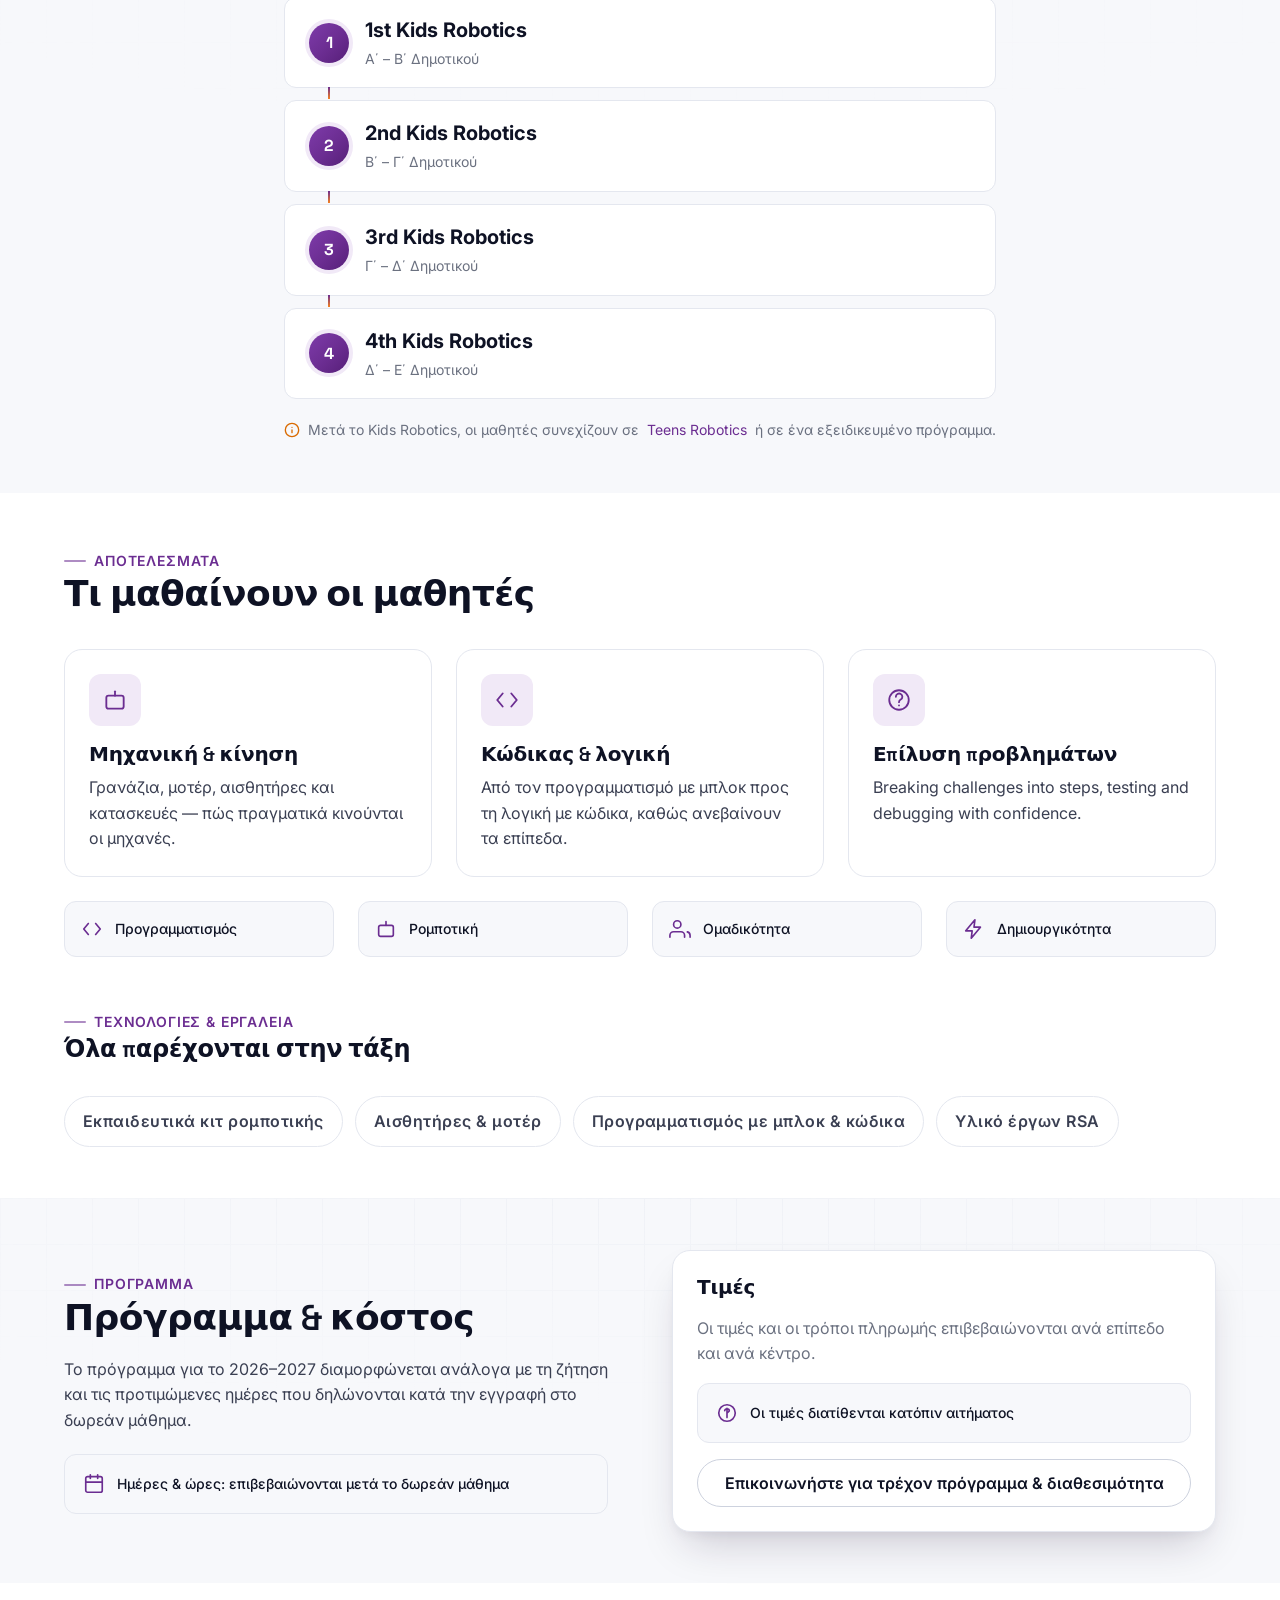
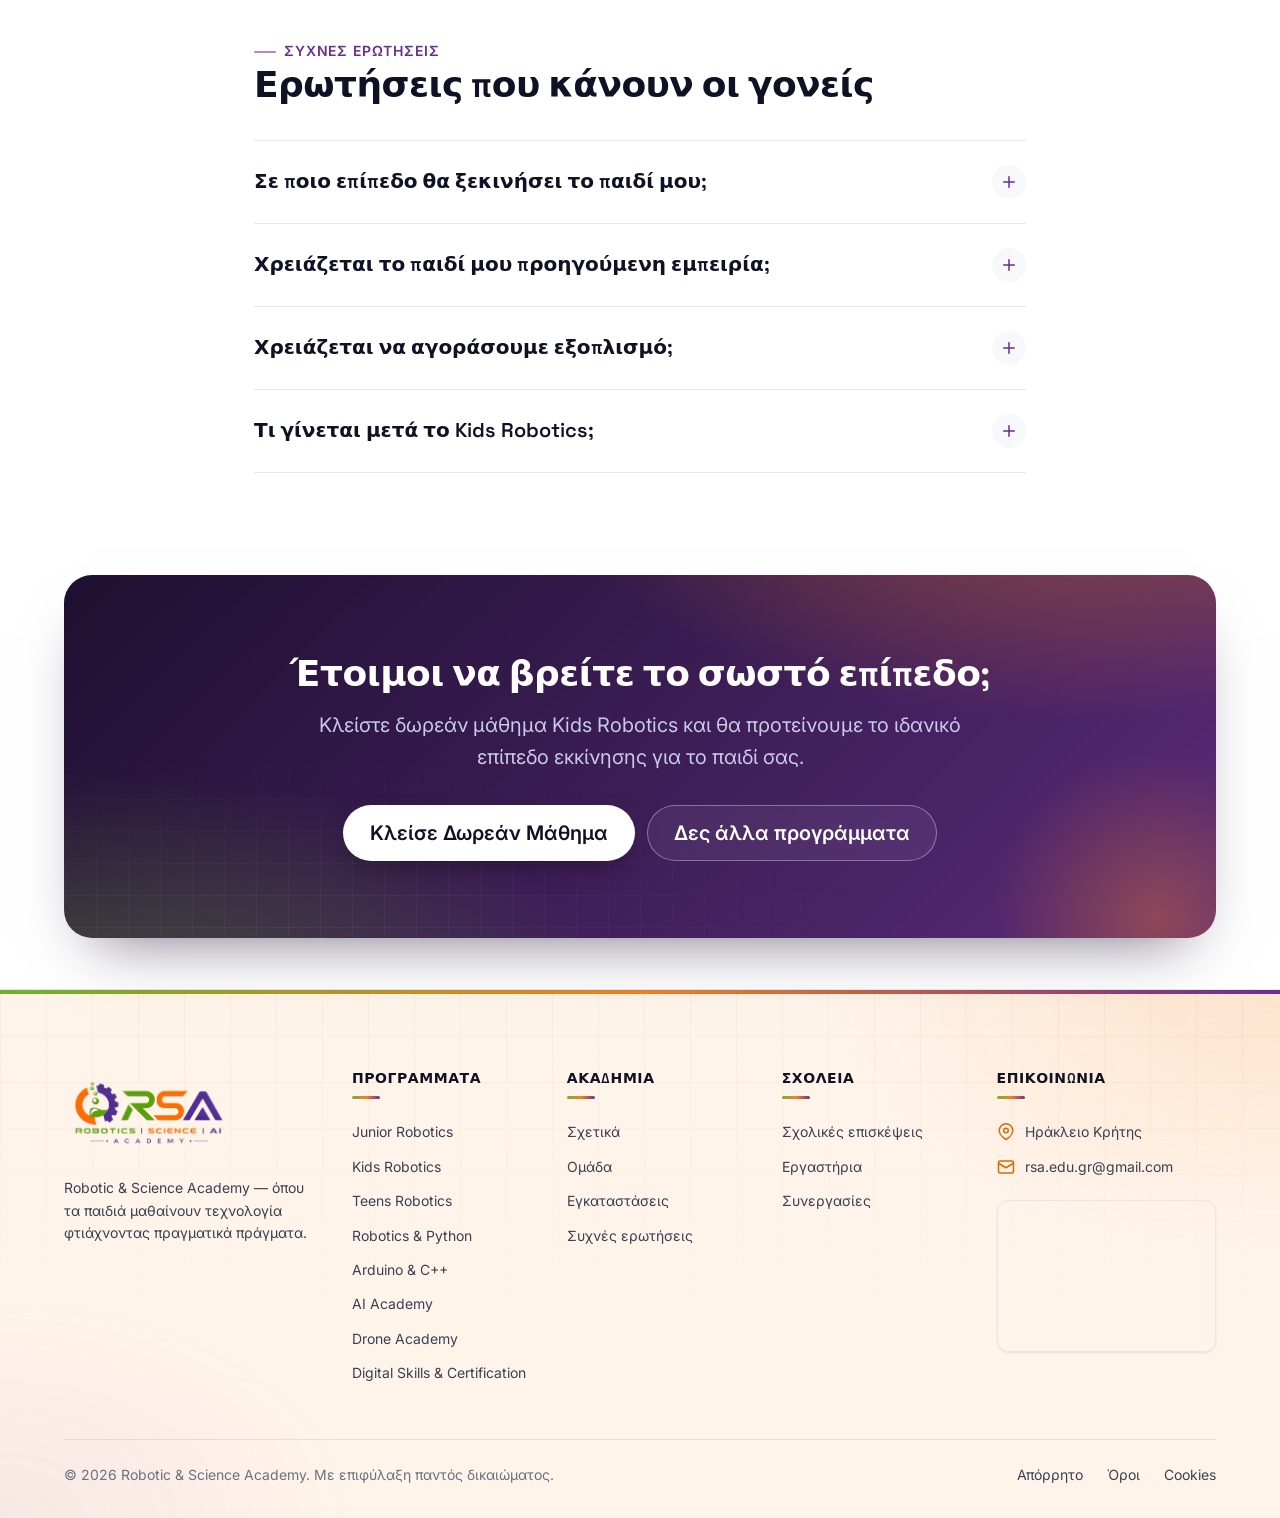
<file: program.html>
<!DOCTYPE html>
<html lang="el">
<head>
  <meta charset="UTF-8" />
  <meta name="viewport" content="width=device-width, initial-scale=1.0" />
  <title>Kids Robotics — RSA</title>
  <meta name="description" content="Kids Robotics at RSA — four progression levels (1st–4th) for children in Α΄–Ε΄ Δημοτικού. Design, build and program working robots. Book a free trial." />
  <link rel="preconnect" href="https://fonts.googleapis.com" />
  <link rel="preconnect" href="https://fonts.gstatic.com" crossorigin />
  <link href="https://fonts.googleapis.com/css2?family=Inter:wght@400;500;600;700&family=Space+Grotesk:wght@500;600;700&display=swap" rel="stylesheet" />
  <link rel="stylesheet" href="assets/css/styles.css" />
</head>
<body class="has-mobile-bar">
  <a class="skip-link" href="#overview">Skip to content</a>

  <header class="site-header">
    <div class="container header-inner">
      <a class="brand" href="index.html" aria-label="RSA — Robotic & Science Academy home"><img class="brand__logo" src="assets/img/rsa-logo.png" alt="RSA — Robotic & Science Academy" width="87" height="44" /></a>
      <nav class="primary-nav" aria-label="Primary"><ul class="nav__list"><li class="has-mega" aria-expanded="false"><button class="nav__link has-mega" aria-haspopup="true" aria-current="page">Programs <svg class="chev" viewBox="0 0 24 24" fill="none" stroke="currentColor" stroke-width="2" stroke-linecap="round" stroke-linejoin="round"><path d="m6 9 6 6 6-6"/></svg></button><div class="mega mega--programs" role="menu" aria-label="Programs"><div class="mega__cols"><div class="mega__group"><h5>Robotics &amp; STEAM</h5><a href="program.html" role="menuitem">Junior Robotics <span class="lvl">2 levels</span></a><a href="program.html" role="menuitem">Kids Robotics <span class="lvl">4 levels</span></a><a href="program.html" role="menuitem">Teens Robotics</a></div><div class="mega__group"><h5>Technology &amp; Programming</h5><a href="program.html" role="menuitem">Robotics &amp; Python</a><a href="program.html" role="menuitem">Arduino &amp; C++</a></div><div class="mega__group"><h5>Emerging Technologies</h5><a href="program.html" role="menuitem">AI Academy <span class="lvl">Kids · Teens</span></a><a href="program.html" role="menuitem">Drone Academy <span class="lvl">Kids · Teens</span></a></div><div class="mega__group mega__group--wide"><h5>Digital Skills</h5><a href="program.html" role="menuitem">Digital Skills &amp; Certification</a></div></div><div class="mega__foot"><span>Many programs. One clear path.</span><a class="btn btn--text" href="programs.html">See all programs <span class="arrow">→</span></a></div></div></li><li><a class="nav__link" href="academy.html">The Academy</a></li><li><a class="nav__link" href="schools.html">For Schools</a></li><li><a class="nav__link" href="index.html#news">News</a></li><li><a class="nav__link" href="contact.html">Contact</a></li></ul></nav>
      <div class="header-actions"><a class="utility-link" href="#hub">RSA HUB</a><a class="utility-link" href="#payments">Payments</a><span class="utility-sep" aria-hidden="true"></span><a class="btn btn--primary btn--sm" href="free-trial.html">Free Trial</a><button class="nav-toggle" aria-label="Open menu" aria-expanded="false" aria-controls="mobileNav"><svg viewBox="0 0 24 24" fill="none" stroke="currentColor" stroke-width="2" stroke-linecap="round"><path d="M3 6h18M3 12h18M3 18h18"/></svg></button></div>
    </div>
  </header>

  <div class="mobile-nav" id="mobileNav" hidden><div class="mobile-nav__scrim"></div><div class="mobile-nav__panel" role="dialog" aria-modal="true" aria-label="Menu"><div class="mobile-nav__head"><a class="brand" href="index.html" aria-label="RSA — Robotic & Science Academy home"><img class="brand__logo" src="assets/img/rsa-logo.png" alt="RSA — Robotic & Science Academy" width="87" height="44" /></a><button class="btn--icon mobile-nav__close" aria-label="Close menu"><svg viewBox="0 0 24 24" fill="none" stroke="currentColor" stroke-width="2" stroke-linecap="round"><path d="M18 6 6 18M6 6l12 12"/></svg></button></div><div class="mobile-nav__body"><div class="m-nav-group" aria-expanded="false"><button class="m-nav-link">Programs <svg viewBox="0 0 24 24" fill="none" stroke="currentColor" stroke-width="2" stroke-linecap="round"><path d="m6 9 6 6 6-6"/></svg></button><div class="m-nav-sub"><span class="m-nav-cat">Robotics &amp; STEAM</span><a href="program.html">Junior Robotics <em>2 levels</em></a><a class="sub-lvl" href="program.html">› Junior A</a><a class="sub-lvl" href="program.html">› Junior B</a><a href="program.html">Kids Robotics <em>4 levels</em></a><a class="sub-lvl" href="program.html">› 1st Kids Robotics</a><a class="sub-lvl" href="program.html">› 2nd Kids Robotics</a><a class="sub-lvl" href="program.html">› 3rd Kids Robotics</a><a class="sub-lvl" href="program.html">› 4th Kids Robotics</a><a href="program.html">Teens Robotics</a><span class="m-nav-cat">Technology &amp; Programming</span><a href="program.html">Robotics &amp; Python</a><a href="program.html">Arduino &amp; C++</a><span class="m-nav-cat">Emerging Technologies</span><a href="program.html">AI Academy <em>Kids · Teens</em></a><a class="sub-lvl" href="program.html">› AI Kids</a><a class="sub-lvl" href="program.html">› AI Teens</a><a href="program.html">Drone Academy <em>Kids · Teens</em></a><a class="sub-lvl" href="program.html">› Drone Kids</a><a class="sub-lvl" href="program.html">› Drone Teens</a><span class="m-nav-cat">Digital Skills</span><a href="program.html">Digital Skills &amp; Certification</a></div></div><a class="m-nav-link" href="academy.html">The Academy <svg viewBox="0 0 24 24" fill="none" stroke="currentColor" stroke-width="2" stroke-linecap="round"><path d="m9 18 6-6-6-6"/></svg></a><a class="m-nav-link" href="schools.html">For Schools <svg viewBox="0 0 24 24" fill="none" stroke="currentColor" stroke-width="2" stroke-linecap="round"><path d="m9 18 6-6-6-6"/></svg></a><a class="m-nav-link" href="index.html#news">News <svg viewBox="0 0 24 24" fill="none" stroke="currentColor" stroke-width="2" stroke-linecap="round"><path d="m9 18 6-6-6-6"/></svg></a><a class="m-nav-link" href="contact.html">Contact <svg viewBox="0 0 24 24" fill="none" stroke="currentColor" stroke-width="2" stroke-linecap="round"><path d="m9 18 6-6-6-6"/></svg></a></div><div class="mobile-nav__foot"><a class="btn btn--primary btn--block btn--lg" href="free-trial.html">Book a Free Trial</a></div></div></div>

  <main id="main">
    <div class="container"><nav class="breadcrumb" aria-label="Breadcrumb"><ol><li><a href="index.html">Home</a></li><li class="sep" aria-hidden="true">/</li><li><a href="programs.html">Programs</a></li><li class="sep" aria-hidden="true">/</li><li aria-current="page">Kids Robotics</li></ol></nav></div>

    <!-- Program hero -->
    <section class="section--tight" id="top">
      <div class="container split split--wide-left">
        <div>
          <span class="program-card__cat">Robotics &amp; STEAM</span>
          <h1 style="margin-top:8px">Kids Robotics</h1>
          <p class="lead mt-4">Four progression levels where children design, build and program working robots — turning curiosity into real engineering and computational thinking, one level at a time.</p>
          <div class="pill-row" style="margin-top:16px"><span class="tag tag--age">6–10 years</span><span class="tag tag--age">Α΄–Ε΄ Δημοτικού</span><span class="tag">4 levels</span></div>
          <div class="hero__cta"><a class="btn btn--primary btn--lg" href="free-trial.html">Book a Free Trial</a><a class="btn btn--secondary btn--lg" href="#levels">See the levels</a></div>
        </div>
        <div class="media media--wide" role="img" aria-label="Children programming a robot they built in a Kids Robotics class"><div class="media__icon" aria-hidden="true"><svg viewBox="0 0 24 24" fill="none" stroke="currentColor" stroke-width="1.3" stroke-linecap="round" stroke-linejoin="round"><rect x="4" y="8" width="16" height="12" rx="2"/><path d="M12 8V4M9 4h6"/><circle cx="9" cy="14" r="1.3"/><circle cx="15" cy="14" r="1.3"/><path d="M2 13v3M22 13v3"/></svg></div></div>
      </div>
    </section>

    <!-- Summary card -->
    <div class="container" style="margin-top:-8px">
      <div class="summary-card reveal">
        <dl class="summary-card__grid">
          <div class="summary-item"><svg viewBox="0 0 24 24" fill="none" stroke="currentColor" stroke-width="1.8" stroke-linecap="round" stroke-linejoin="round"><path d="M2 3h6a4 4 0 0 1 4 4v14a3 3 0 0 0-3-3H2zM22 3h-6a4 4 0 0 0-4 4v14a3 3 0 0 1 3-3h7z"/></svg><dt>Category</dt><dd>Robotics &amp; STEAM</dd></div>
          <div class="summary-item"><svg viewBox="0 0 24 24" fill="none" stroke="currentColor" stroke-width="1.8" stroke-linecap="round" stroke-linejoin="round"><circle cx="12" cy="8" r="4"/><path d="M4 20c0-4 4-6 8-6s8 2 8 6"/></svg><dt>Age</dt><dd>6–10 · Α΄–Ε΄ Δημοτικού</dd></div>
          <div class="summary-item"><svg viewBox="0 0 24 24" fill="none" stroke="currentColor" stroke-width="1.8" stroke-linecap="round" stroke-linejoin="round"><path d="M4 6h16M4 12h16M4 18h10"/></svg><dt>Levels</dt><dd>4 (1st – 4th)</dd></div>
          <div class="summary-item"><svg viewBox="0 0 24 24" fill="none" stroke="currentColor" stroke-width="1.8" stroke-linecap="round" stroke-linejoin="round"><path d="M21 10c0 7-9 12-9 12s-9-5-9-12a9 9 0 0 1 18 0z"/><circle cx="12" cy="10" r="3"/></svg><dt>Location</dt><dd>RSA centres</dd></div>
          <div class="summary-item"><svg viewBox="0 0 24 24" fill="none" stroke="currentColor" stroke-width="1.8" stroke-linecap="round" stroke-linejoin="round"><path d="M20 6 9 17l-5-5"/></svg><dt>Placement</dt><dd>By age &amp; experience</dd></div>
        </dl>
        <div class="mt-6"><a class="btn btn--primary btn--block" href="free-trial.html">Book a Free Trial</a></div>
      </div>
    </div>

  <!-- Sticky sub-navigation -->
  <nav class="subnav" aria-label="On this page">
    <div class="container subnav__inner">
      <a class="subnav__link" href="#overview">Overview</a>
      <a class="subnav__link" href="#levels">Levels</a>
      <a class="subnav__link" href="#skills">Skills</a>
      <a class="subnav__link" href="#schedule">Schedule &amp; Cost</a>
      <a class="subnav__link" href="#faq">FAQ</a>
      <a class="subnav__cta btn btn--primary btn--sm" href="free-trial.html">Free Trial</a>
    </div>
  </nav>

    <!-- Overview -->
    <section class="section" id="overview" aria-labelledby="overview-h">
      <div class="container split">
        <div>
          <span class="eyebrow">Overview</span>
          <h2 id="overview-h">What is Kids Robotics?</h2>
          <p class="mt-4">Kids Robotics is the core Robotics &amp; STEAM path for primary-school children. Across four progressive levels, students move from guided builds to designing and programming their own working robots — developing real problem-solving, not memorised steps.</p>
          <h3 style="margin-top:24px;font-size:var(--fs-h4)">Who is it for?</h3>
          <ul class="stack" style="--sp-4:10px;margin-top:12px">
            <li class="flex items-center gap-3"><svg width="20" height="20" viewBox="0 0 24 24" fill="none" stroke="var(--c-primary)" stroke-width="2" stroke-linecap="round" stroke-linejoin="round"><path d="M20 6 9 17l-5-5"/></svg> Children roughly 6–10 years old</li>
            <li class="flex items-center gap-3"><svg width="20" height="20" viewBox="0 0 24 24" fill="none" stroke="var(--c-primary)" stroke-width="2" stroke-linecap="round" stroke-linejoin="round"><path d="M20 6 9 17l-5-5"/></svg> School level Α΄ – Ε΄ Δημοτικού</li>
            <li class="flex items-center gap-3"><svg width="20" height="20" viewBox="0 0 24 24" fill="none" stroke="var(--c-primary)" stroke-width="2" stroke-linecap="round" stroke-linejoin="round"><path d="M20 6 9 17l-5-5"/></svg> Level placement is set by age and existing knowledge</li>
          </ul>
        </div>
        <div class="media media--wide" role="img" aria-label="A pair of students testing their robot on a challenge mat"><div class="media__icon" aria-hidden="true"><svg viewBox="0 0 24 24" fill="none" stroke="currentColor" stroke-width="1.3" stroke-linecap="round" stroke-linejoin="round"><rect x="4" y="8" width="16" height="12" rx="2"/><path d="M12 8V4"/></svg></div></div>
      </div>
    </section>

    <!-- Learning path / levels -->
    <section class="section section--surface" id="levels" aria-labelledby="levels-h">
      <div class="container" style="max-width:760px">
        <div class="section-head"><span class="eyebrow">Learning path</span><h2 id="levels-h">Four levels, one clear progression</h2><p>Each level builds on the last. Students typically advance one level per school year.</p></div>
        <div class="path">
          <div class="path__node"><span class="path__num">1</span><div><strong>1st Kids Robotics</strong><span>Α΄ – Β΄ Δημοτικού</span></div></div>
          <div class="path__node"><span class="path__num">2</span><div><strong>2nd Kids Robotics</strong><span>Β΄ – Γ΄ Δημοτικού</span></div></div>
          <div class="path__node"><span class="path__num">3</span><div><strong>3rd Kids Robotics</strong><span>Γ΄ – Δ΄ Δημοτικού</span></div></div>
          <div class="path__node"><span class="path__num">4</span><div><strong>4th Kids Robotics</strong><span>Δ΄ – Ε΄ Δημοτικού</span></div></div>
        </div>
        <p class="finder__note" style="margin-top:20px"><svg viewBox="0 0 24 24" fill="none" stroke="currentColor" stroke-width="2" stroke-linecap="round" stroke-linejoin="round"><circle cx="12" cy="12" r="10"/><path d="M12 16v-4M12 8h.01"/></svg> After Kids Robotics, students continue to <a href="program.html">Teens Robotics</a> or a specialized program.</p>
      </div>
    </section>

    <!-- Skills + Tools -->
    <section class="section" id="skills" aria-labelledby="skills-h">
      <div class="container">
        <div class="section-head"><span class="eyebrow">Outcomes</span><h2 id="skills-h">What students learn</h2></div>
        <div class="grid grid--3">
          <div class="feature-card reveal"><div class="feature-card__icon"><svg viewBox="0 0 24 24" fill="none" stroke="currentColor" stroke-width="1.7" stroke-linecap="round" stroke-linejoin="round"><rect x="4" y="8" width="16" height="12" rx="2"/><path d="M12 8V4"/></svg></div><h3>Mechanics &amp; motion</h3><p>Gears, motors, sensors and structures — how machines actually move.</p></div>
          <div class="feature-card reveal"><div class="feature-card__icon"><svg viewBox="0 0 24 24" fill="none" stroke="currentColor" stroke-width="1.7" stroke-linecap="round" stroke-linejoin="round"><path d="M8 6 3 12l5 6M16 6l5 6-5 6"/></svg></div><h3>Coding &amp; logic</h3><p>From block-based programming toward text-based logic as levels progress.</p></div>
          <div class="feature-card reveal"><div class="feature-card__icon"><svg viewBox="0 0 24 24" fill="none" stroke="currentColor" stroke-width="1.7" stroke-linecap="round" stroke-linejoin="round"><circle cx="12" cy="12" r="9"/><path d="M9.1 9a3 3 0 1 1 4.5 2.6c-.9.5-1.6 1-1.6 2.4M12 17h.01"/></svg></div><h3>Problem solving</h3><p>Breaking challenges into steps, testing and debugging with confidence.</p></div>
        </div>
        <div class="grid grid--4" style="margin-top:24px">
          <div class="icon-chip reveal"><svg viewBox="0 0 24 24" fill="none" stroke="currentColor" stroke-width="1.8" stroke-linecap="round" stroke-linejoin="round"><path d="M8 6 3 12l5 6M16 6l5 6-5 6"/></svg><span>Programming</span></div>
          <div class="icon-chip reveal"><svg viewBox="0 0 24 24" fill="none" stroke="currentColor" stroke-width="1.8" stroke-linecap="round" stroke-linejoin="round"><rect x="4" y="8" width="16" height="12" rx="2"/><path d="M12 8V4"/></svg><span>Robotics</span></div>
          <div class="icon-chip reveal"><svg viewBox="0 0 24 24" fill="none" stroke="currentColor" stroke-width="1.8" stroke-linecap="round" stroke-linejoin="round"><path d="M17 21v-2a4 4 0 0 0-4-4H5a4 4 0 0 0-4 4v2"/><circle cx="9" cy="7" r="4"/><path d="M23 21v-2a4 4 0 0 0-3-3.87"/></svg><span>Teamwork</span></div>
          <div class="icon-chip reveal"><svg viewBox="0 0 24 24" fill="none" stroke="currentColor" stroke-width="1.8" stroke-linecap="round" stroke-linejoin="round"><path d="M13 2 3 14h7l-1 8 10-12h-7z"/></svg><span>Creativity</span></div>
        </div>
        <div class="section-head" style="margin-top:48px"><span class="eyebrow">Technologies &amp; tools</span><h3 style="font-size:var(--fs-h3)">Everything is provided in class</h3></div>
        <div class="pill-row" style="gap:12px">
          <span class="tag tag--tech" style="padding:12px 18px;font-size:var(--fs-body)">Educational robotics kits</span>
          <span class="tag tag--tech" style="padding:12px 18px;font-size:var(--fs-body)">Sensors &amp; motors</span>
          <span class="tag tag--tech" style="padding:12px 18px;font-size:var(--fs-body)">Block-based &amp; text coding</span>
          <span class="tag tag--tech" style="padding:12px 18px;font-size:var(--fs-body)">RSA project materials</span>
        </div>
      </div>
    </section>

    <!-- Schedule & cost (honest, no fabricated data) -->
    <section class="section section--surface" id="schedule" aria-labelledby="sched-h">
      <div class="container split">
        <div>
          <span class="eyebrow">Schedule</span>
          <h2 id="sched-h">Schedule &amp; cost</h2>
          <p class="mt-4">The schedule for 2026–2027 is formed according to demand and the preferred days submitted during free-trial registration.</p>
          <div class="icon-chip" style="margin-top:20px;padding:18px"><svg viewBox="0 0 24 24" fill="none" stroke="currentColor" stroke-width="1.8" stroke-linecap="round" stroke-linejoin="round"><rect x="3" y="4" width="18" height="17" rx="2"/><path d="M16 2v4M8 2v4M3 10h18"/></svg><span>Days &amp; hours: confirmed after the free trial</span></div>
        </div>
        <div class="summary-card">
          <h3 style="font-size:var(--fs-h4)">Pricing</h3>
          <p class="mt-4 text-muted">Pricing and payment options are confirmed per level and per centre.</p>
          <div class="icon-chip" style="margin-top:16px;padding:18px"><svg viewBox="0 0 24 24" fill="none" stroke="currentColor" stroke-width="1.8" stroke-linecap="round" stroke-linejoin="round"><circle cx="12" cy="12" r="9"/><path d="M12 7v10M9.5 9.5a2.5 2 0 0 1 5 0c0 1.5-2.5 1.5-2.5 3"/></svg><span>Pricing available upon request</span></div>
          <a class="btn btn--secondary btn--block mt-4" href="contact.html">Contact us for current schedule &amp; availability</a>
        </div>
      </div>
    </section>

    <!-- FAQ -->
    <section class="section" id="faq" aria-labelledby="faq-h">
      <div class="container" style="max-width:820px">
        <div class="section-head"><span class="eyebrow">FAQ</span><h2 id="faq-h">Questions parents ask</h2></div>
        <div class="accordion">
          <div class="accordion__item"><h3 style="margin:0"><button class="accordion__btn" aria-expanded="false" aria-controls="faq1">Which level will my child start at?<span class="accordion__icon" aria-hidden="true"><svg viewBox="0 0 24 24" fill="none" stroke="currentColor" stroke-width="2" stroke-linecap="round"><path d="M12 5v14M5 12h14"/></svg></span></button></h3><div class="accordion__panel" id="faq1" role="region"><div class="accordion__panel-inner">Level placement (1st–4th) depends on your child’s age and existing knowledge. The free trial helps us recommend the right starting level.</div></div></div>
          <div class="accordion__item"><h3 style="margin:0"><button class="accordion__btn" aria-expanded="false" aria-controls="faq2">Does my child need prior experience?<span class="accordion__icon" aria-hidden="true"><svg viewBox="0 0 24 24" fill="none" stroke="currentColor" stroke-width="2" stroke-linecap="round"><path d="M12 5v14M5 12h14"/></svg></span></button></h3><div class="accordion__panel" id="faq2" role="region"><div class="accordion__panel-inner">No. Entry levels start from the fundamentals; students with experience are placed at a matching level.</div></div></div>
          <div class="accordion__item"><h3 style="margin:0"><button class="accordion__btn" aria-expanded="false" aria-controls="faq3">Do we need to buy any equipment?<span class="accordion__icon" aria-hidden="true"><svg viewBox="0 0 24 24" fill="none" stroke="currentColor" stroke-width="2" stroke-linecap="round"><path d="M12 5v14M5 12h14"/></svg></span></button></h3><div class="accordion__panel" id="faq3" role="region"><div class="accordion__panel-inner">No. All robotics kits, sensors and software are provided in class. Your child only brings their curiosity.</div></div></div>
          <div class="accordion__item"><h3 style="margin:0"><button class="accordion__btn" aria-expanded="false" aria-controls="faq4">What happens after Kids Robotics?<span class="accordion__icon" aria-hidden="true"><svg viewBox="0 0 24 24" fill="none" stroke="currentColor" stroke-width="2" stroke-linecap="round"><path d="M12 5v14M5 12h14"/></svg></span></button></h3><div class="accordion__panel" id="faq4" role="region"><div class="accordion__panel-inner">Students continue to Teens Robotics, or branch into specialized programs such as Robotics &amp; Python, Arduino &amp; C++, AI Academy or Drone Academy.</div></div></div>
        </div>
      </div>
    </section>

    <!-- Final CTA -->
    <section class="section"><div class="container"><div class="cta-banner reveal"><h2>Ready to find the right level?</h2><p>Book a free Kids Robotics trial and we’ll recommend the ideal starting level for your child.</p><div class="cta-banner__actions"><a class="btn btn--on-dark btn--lg" href="free-trial.html">Book Free Trial</a><a class="btn btn--ghost-invert btn--lg" href="programs.html">Explore other programs</a></div></div></div></section>
  </main>

  <footer class="site-footer"><div class="container"><div class="footer-top"><div class="footer-brand"><a class="brand" href="index.html" aria-label="RSA — Robotic & Science Academy home"><img class="brand__logo" src="assets/img/rsa-logo.png" alt="RSA — Robotic & Science Academy" width="87" height="44" /></a><p>Robotic &amp; Science Academy — where children learn technology by building real things.</p></div><nav class="footer-col" aria-label="Programs"><h4>Programs</h4><a href="program.html">Junior Robotics</a><a href="program.html">Kids Robotics</a><a href="program.html">Teens Robotics</a><a href="program.html">Robotics &amp; Python</a><a href="program.html">Arduino &amp; C++</a><a href="program.html">AI Academy</a><a href="program.html">Drone Academy</a><a href="program.html">Digital Skills &amp; Certification</a></nav><nav class="footer-col" aria-label="Academy"><h4>Academy</h4><a href="academy.html">About</a><a href="academy.html#team">Team</a><a href="academy.html#facilities">Facilities</a><a href="contact.html">FAQ</a></nav><nav class="footer-col" aria-label="Schools"><h4>Schools</h4><a href="schools.html">School Visits</a><a href="schools.html">Workshops</a><a href="schools.html">Collaborations</a></nav><div class="footer-col"><h4>Contact</h4><ul class="footer-contact"><li><svg viewBox="0 0 24 24" fill="none" stroke="currentColor" stroke-width="2" stroke-linecap="round" stroke-linejoin="round"><path d="M21 10c0 7-9 12-9 12s-9-5-9-12a9 9 0 0 1 18 0z"/><circle cx="12" cy="10" r="3"/></svg> Ηράκλειο Κρήτης</li><li><svg viewBox="0 0 24 24" fill="none" stroke="currentColor" stroke-width="2" stroke-linecap="round" stroke-linejoin="round"><rect x="2" y="4" width="20" height="16" rx="2"/><path d="m2 7 10 6 10-6"/></svg> rsa.edu.gr@gmail.com</li></ul><div class="footer-map"><iframe title="Χάρτης — RSA, Εθνομαρτύρων 22, Ηράκλειο" src="https://www.google.com/maps/embed?pb=!1m18!1m12!1m3!1d402.7348768681144!2d25.136460291438095!3d35.317104758252526!2m3!1f0!2f0!3f0!3m2!1i1024!2i768!4f13.1!3m3!1m2!1s0x149a599eaf6a123f%3A0xd1d38ad0a211afb0!2sRobotic%20and%20Science%20Academy!5e0!3m2!1sel!2sgr!4v1788986065869!5m2!1sel!2sgr" loading="lazy" referrerpolicy="strict-origin-when-cross-origin" allowfullscreen></iframe></div></div></div><div class="footer-bottom"><p>© 2026 Robotic &amp; Science Academy. All rights reserved.</p><nav class="footer-legal" aria-label="Legal"><a href="#">Privacy</a><a href="#">Terms</a><a href="#">Cookies</a></nav></div></div></footer>

  <div class="mobile-cta-bar"><a class="btn btn--secondary" href="programs.html">All programs</a><a class="btn btn--primary" href="free-trial.html">Book a Free Trial</a></div>
  <script src="assets/js/main.js"></script>
  <script src="assets/js/i18n.js"></script>
</body>
</html>
</file>
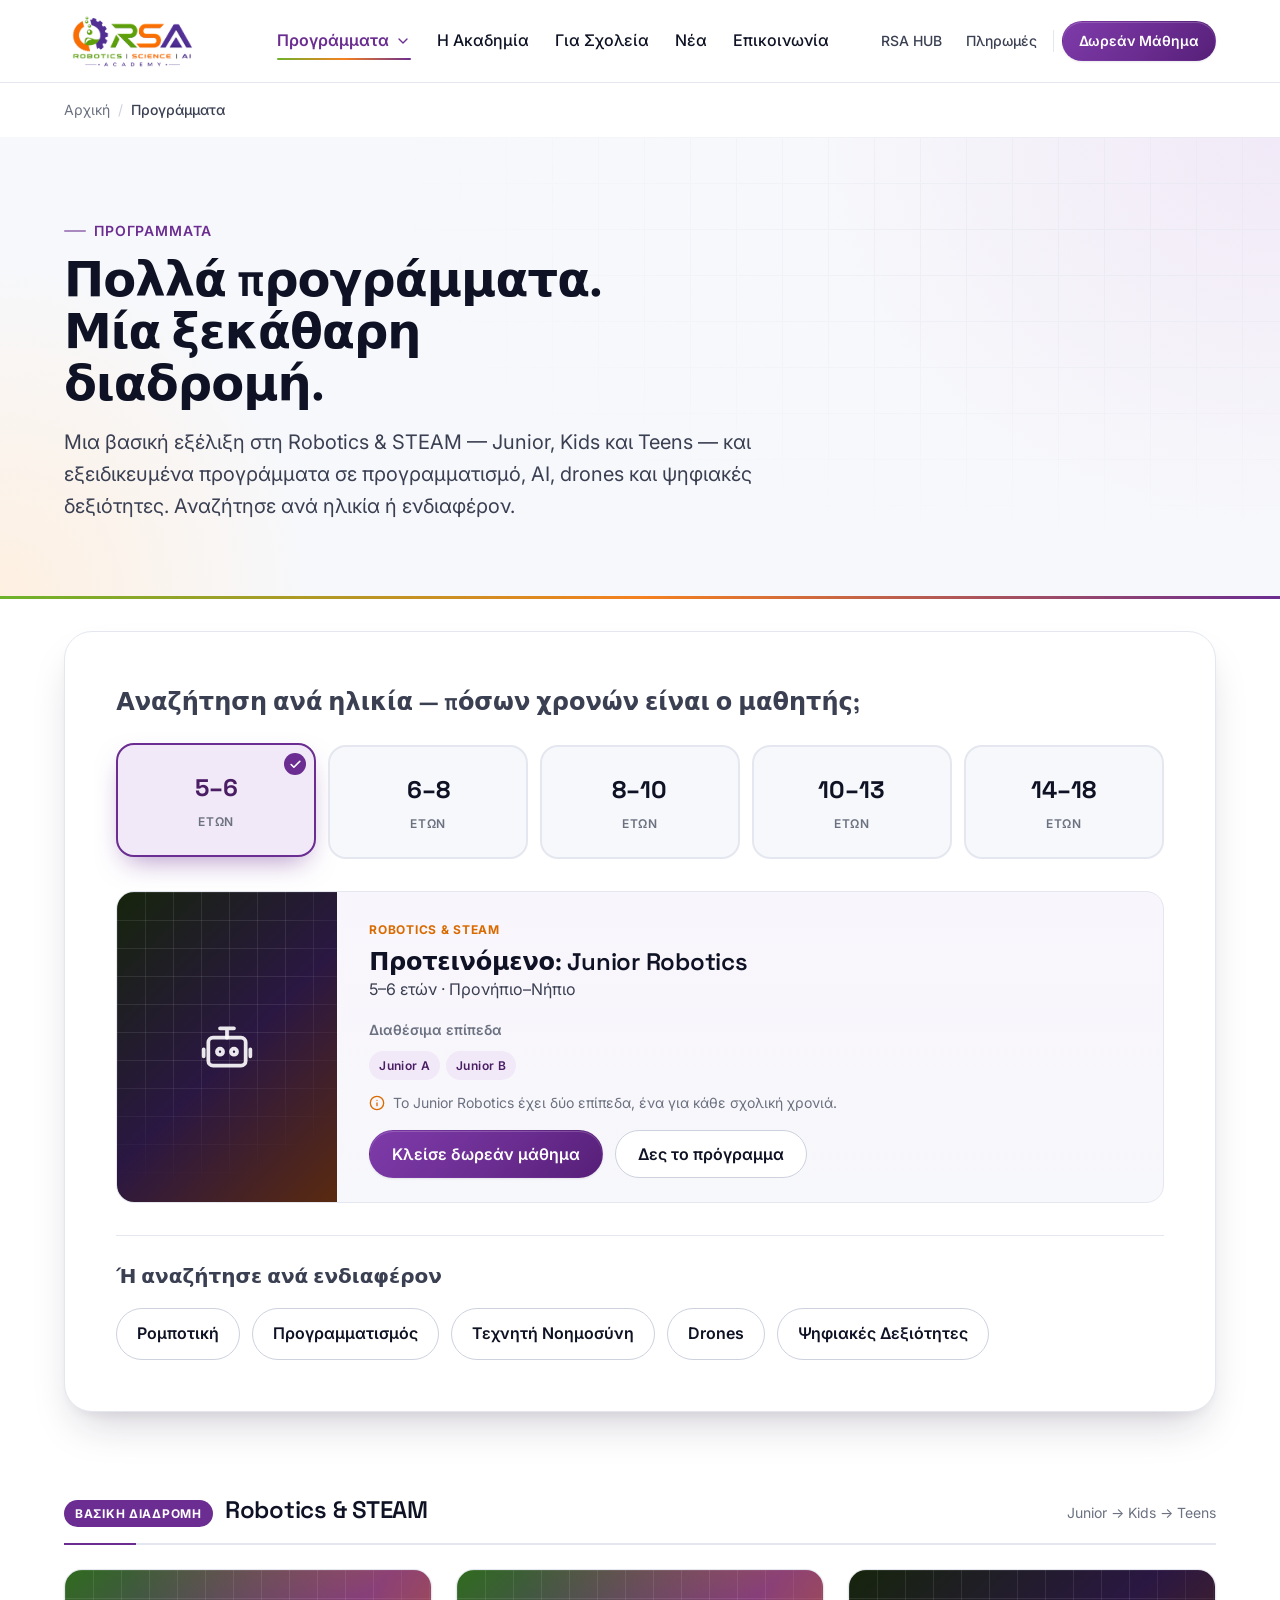
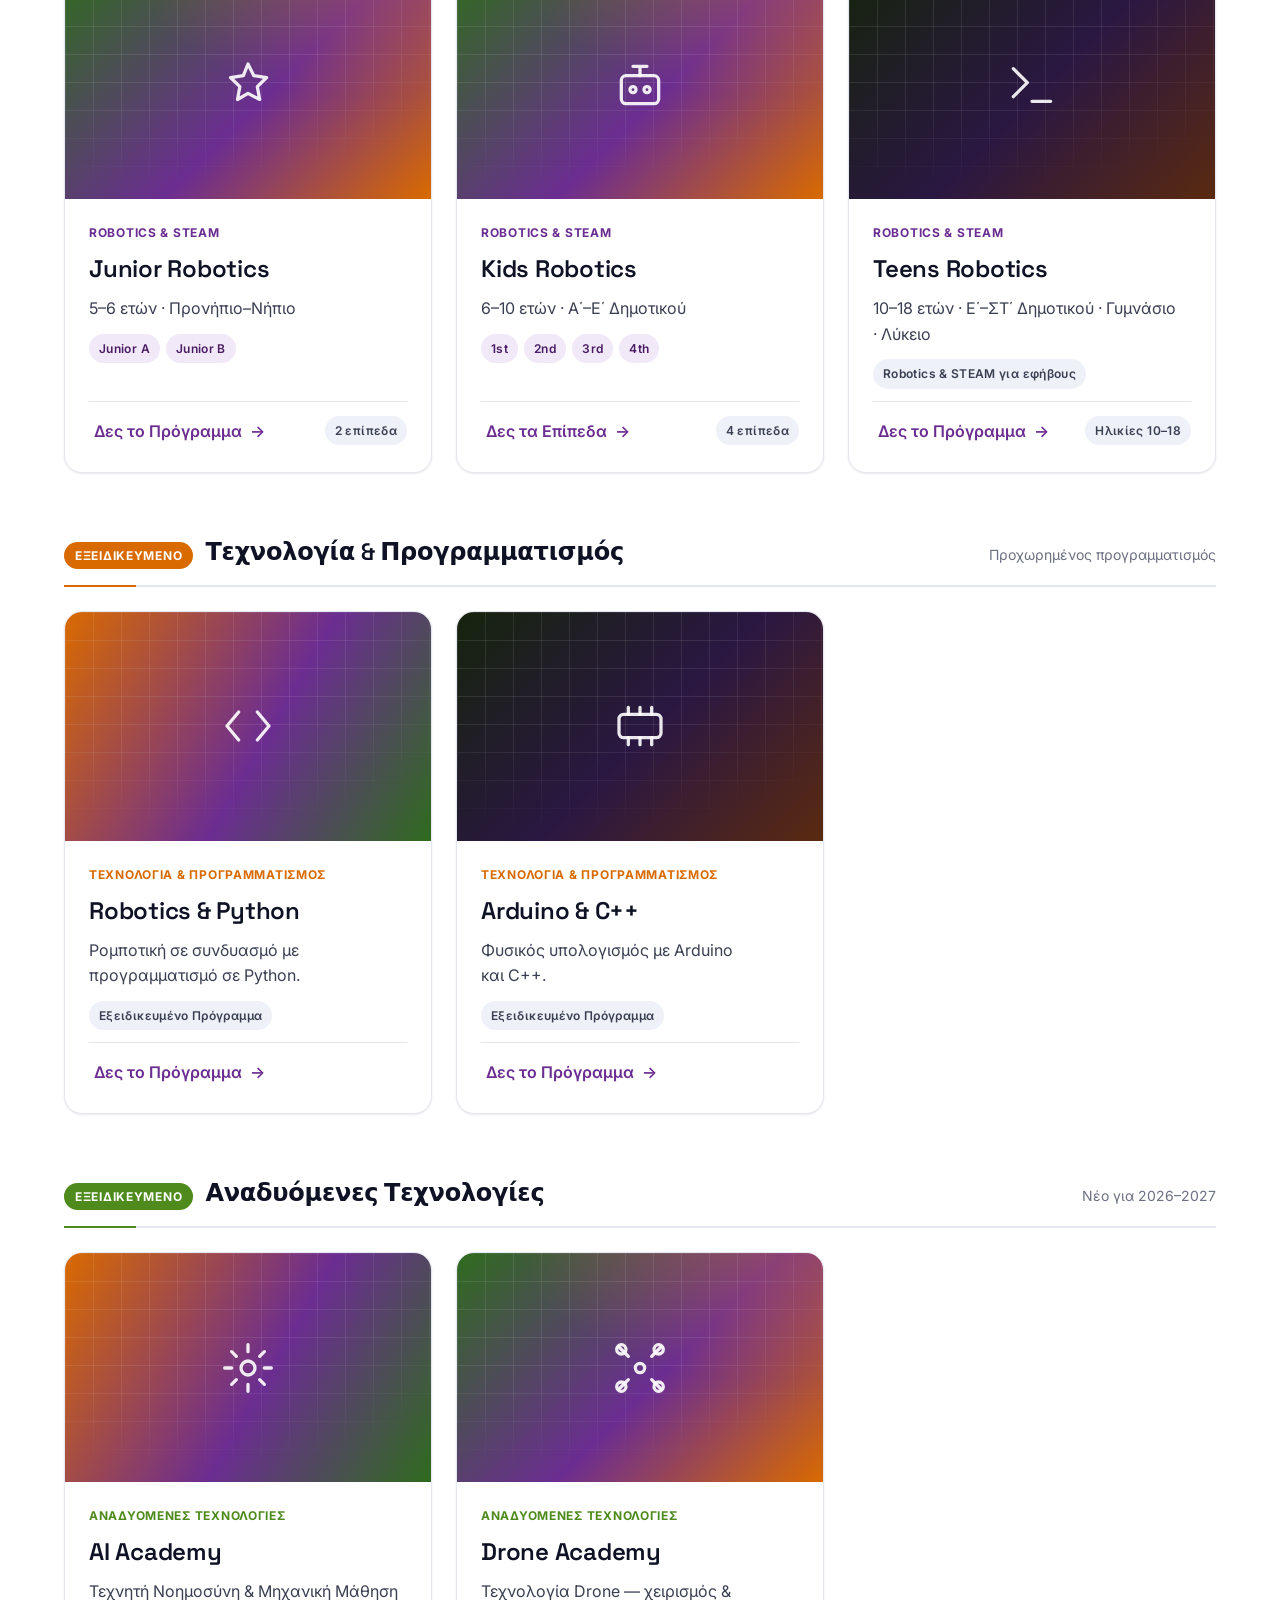
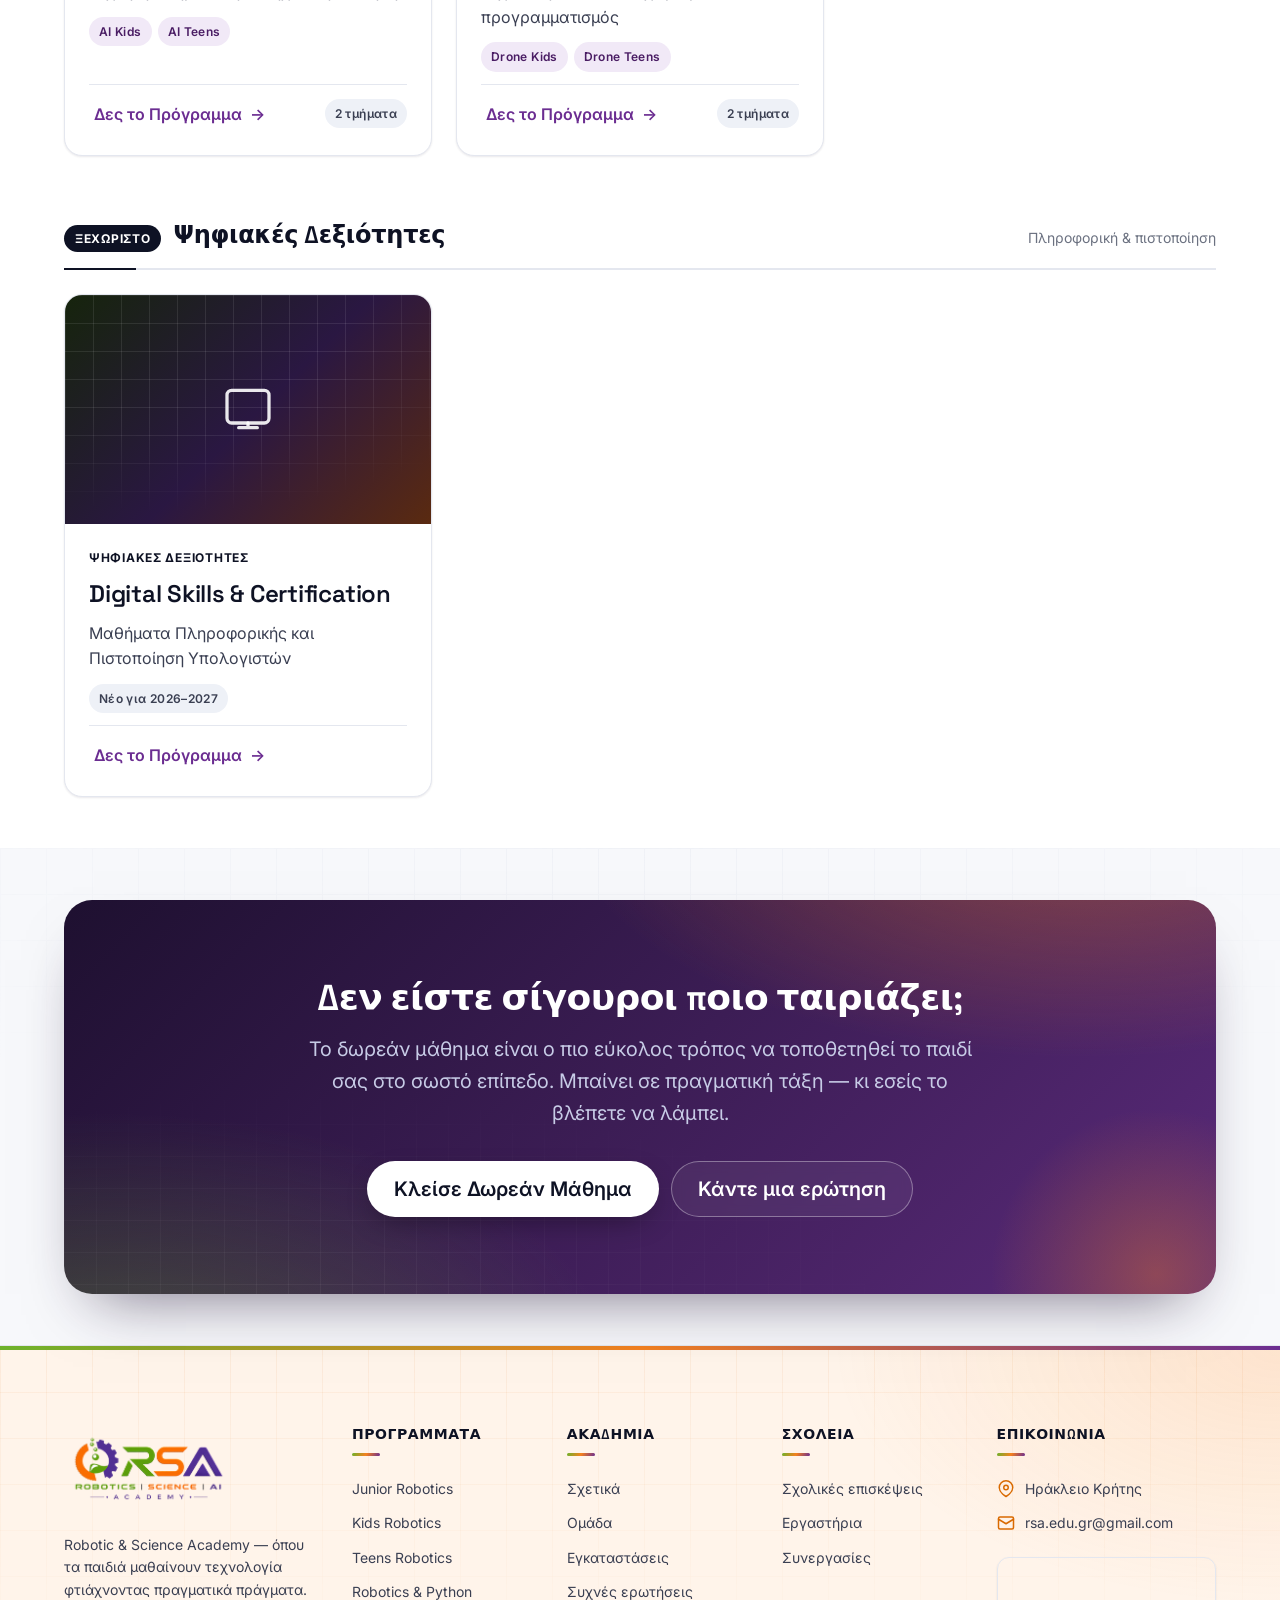
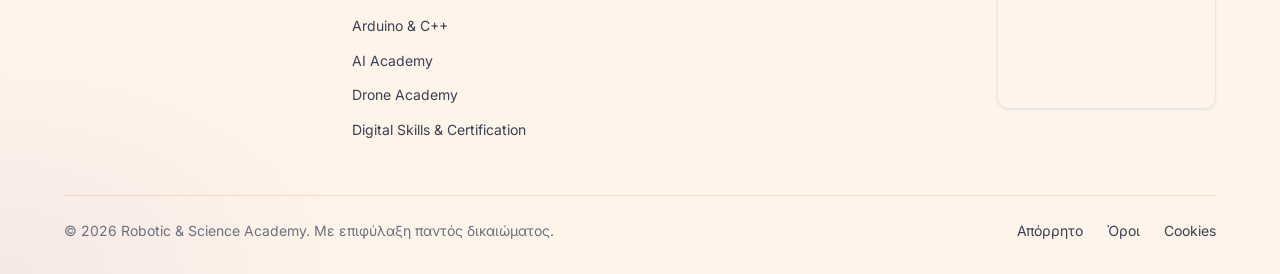
<file: programs.html>
<!DOCTYPE html>
<html lang="el">
<head>
  <meta charset="UTF-8" />
  <meta name="viewport" content="width=device-width, initial-scale=1.0" />
  <title>Programs — RSA</title>
  <meta name="description" content="The real Robotic & Science Academy program architecture: Junior, Kids and Teens Robotics, Robotics & Python, Arduino & C++, AI Academy, Drone Academy and Digital Skills & Certification." />
  <link rel="preconnect" href="https://fonts.googleapis.com" />
  <link rel="preconnect" href="https://fonts.gstatic.com" crossorigin />
  <link href="https://fonts.googleapis.com/css2?family=Inter:wght@400;500;600;700&family=Space+Grotesk:wght@500;600;700&display=swap" rel="stylesheet" />
  <link rel="stylesheet" href="assets/css/styles.css" />
</head>
<body class="has-mobile-bar">
  <a class="skip-link" href="#main">Skip to content</a>

  <header class="site-header">
    <div class="container header-inner">
      <a class="brand" href="index.html" aria-label="RSA — Robotic & Science Academy home"><img class="brand__logo" src="assets/img/rsa-logo.png" alt="RSA — Robotic & Science Academy" width="87" height="44" /></a>
      <nav class="primary-nav" aria-label="Primary">
        <ul class="nav__list">
          <li class="has-mega" aria-expanded="false"><button class="nav__link has-mega" aria-haspopup="true" aria-current="page">Programs <svg class="chev" viewBox="0 0 24 24" fill="none" stroke="currentColor" stroke-width="2" stroke-linecap="round" stroke-linejoin="round"><path d="m6 9 6 6 6-6"/></svg></button><div class="mega mega--programs" role="menu" aria-label="Programs"><div class="mega__cols"><div class="mega__group"><h5>Robotics &amp; STEAM</h5><a href="program.html" role="menuitem">Junior Robotics <span class="lvl">2 levels</span></a><a href="program.html" role="menuitem">Kids Robotics <span class="lvl">4 levels</span></a><a href="program.html" role="menuitem">Teens Robotics</a></div><div class="mega__group"><h5>Technology &amp; Programming</h5><a href="program.html" role="menuitem">Robotics &amp; Python</a><a href="program.html" role="menuitem">Arduino &amp; C++</a></div><div class="mega__group"><h5>Emerging Technologies</h5><a href="program.html" role="menuitem">AI Academy <span class="lvl">Kids · Teens</span></a><a href="program.html" role="menuitem">Drone Academy <span class="lvl">Kids · Teens</span></a></div><div class="mega__group mega__group--wide"><h5>Digital Skills</h5><a href="program.html" role="menuitem">Digital Skills &amp; Certification</a></div></div><div class="mega__foot"><span>Many programs. One clear path.</span><a class="btn btn--text" href="programs.html">See all programs <span class="arrow">→</span></a></div></div></li>
          <li><a class="nav__link" href="academy.html">The Academy</a></li>
          <li><a class="nav__link" href="schools.html">For Schools</a></li>
          <li><a class="nav__link" href="index.html#news">News</a></li>
          <li><a class="nav__link" href="contact.html">Contact</a></li>
        </ul>
      </nav>
      <div class="header-actions">
        <a class="utility-link" href="#hub">RSA HUB</a>
        <a class="utility-link" href="#payments">Payments</a>
        <span class="utility-sep" aria-hidden="true"></span>
        <a class="btn btn--primary btn--sm" href="free-trial.html">Free Trial</a>
        <button class="nav-toggle" aria-label="Open menu" aria-expanded="false" aria-controls="mobileNav"><svg viewBox="0 0 24 24" fill="none" stroke="currentColor" stroke-width="2" stroke-linecap="round"><path d="M3 6h18M3 12h18M3 18h18"/></svg></button>
      </div>
    </div>
  </header>

  <div class="mobile-nav" id="mobileNav" hidden>
    <div class="mobile-nav__scrim"></div>
    <div class="mobile-nav__panel" role="dialog" aria-modal="true" aria-label="Menu">
      <div class="mobile-nav__head"><a class="brand" href="index.html" aria-label="RSA — Robotic & Science Academy home"><img class="brand__logo" src="assets/img/rsa-logo.png" alt="RSA — Robotic & Science Academy" width="87" height="44" /></a><button class="btn--icon mobile-nav__close" aria-label="Close menu"><svg viewBox="0 0 24 24" fill="none" stroke="currentColor" stroke-width="2" stroke-linecap="round"><path d="M18 6 6 18M6 6l12 12"/></svg></button></div>
      <div class="mobile-nav__body">
        <div class="m-nav-group" aria-expanded="true">
          <button class="m-nav-link">Programs <svg viewBox="0 0 24 24" fill="none" stroke="currentColor" stroke-width="2" stroke-linecap="round"><path d="m6 9 6 6 6-6"/></svg></button>
          <div class="m-nav-sub is-open">
            <span class="m-nav-cat">Robotics &amp; STEAM</span>
            <a href="program.html">Junior Robotics <em>2 levels</em></a>
            <a class="sub-lvl" href="program.html">› Junior A</a>
            <a class="sub-lvl" href="program.html">› Junior B</a>
            <a href="program.html">Kids Robotics <em>4 levels</em></a>
            <a class="sub-lvl" href="program.html">› 1st Kids Robotics</a>
            <a class="sub-lvl" href="program.html">› 2nd Kids Robotics</a>
            <a class="sub-lvl" href="program.html">› 3rd Kids Robotics</a>
            <a class="sub-lvl" href="program.html">› 4th Kids Robotics</a>
            <a href="program.html">Teens Robotics</a>
            <span class="m-nav-cat">Technology &amp; Programming</span>
            <a href="program.html">Robotics &amp; Python</a>
            <a href="program.html">Arduino &amp; C++</a>
            <span class="m-nav-cat">Emerging Technologies</span>
            <a href="program.html">AI Academy <em>Kids · Teens</em></a>
            <a class="sub-lvl" href="program.html">› AI Kids</a>
            <a class="sub-lvl" href="program.html">› AI Teens</a>
            <a href="program.html">Drone Academy <em>Kids · Teens</em></a>
            <a class="sub-lvl" href="program.html">› Drone Kids</a>
            <a class="sub-lvl" href="program.html">› Drone Teens</a>
            <span class="m-nav-cat">Digital Skills</span>
            <a href="program.html">Digital Skills &amp; Certification</a>
          </div>
        </div>
        <a class="m-nav-link" href="academy.html">The Academy <svg viewBox="0 0 24 24" fill="none" stroke="currentColor" stroke-width="2" stroke-linecap="round"><path d="m9 18 6-6-6-6"/></svg></a>
        <a class="m-nav-link" href="schools.html">For Schools <svg viewBox="0 0 24 24" fill="none" stroke="currentColor" stroke-width="2" stroke-linecap="round"><path d="m9 18 6-6-6-6"/></svg></a>
        <a class="m-nav-link" href="index.html#news">News <svg viewBox="0 0 24 24" fill="none" stroke="currentColor" stroke-width="2" stroke-linecap="round"><path d="m9 18 6-6-6-6"/></svg></a>
        <a class="m-nav-link" href="contact.html">Contact <svg viewBox="0 0 24 24" fill="none" stroke="currentColor" stroke-width="2" stroke-linecap="round"><path d="m9 18 6-6-6-6"/></svg></a>
      </div>
      <div class="mobile-nav__foot"><a class="btn btn--primary btn--block btn--lg" href="free-trial.html">Book a Free Trial</a><div class="mobile-nav__utils"><a href="#hub">RSA HUB</a><a href="#payments">Payments</a></div></div>
    </div>
  </div>

  <main id="main">
    <div class="container"><nav class="breadcrumb" aria-label="Breadcrumb"><ol><li><a href="index.html">Home</a></li><li class="sep" aria-hidden="true">/</li><li aria-current="page">Programs</li></ol></nav></div>

    <section class="page-hero">
      <div class="container page-hero__inner">
        <span class="eyebrow">Programs</span>
        <h1>Many programs. One clear path.</h1>
        <p>A core progression through Robotics &amp; STEAM — Junior, Kids and Teens — plus specialized programs in programming, AI, drones and digital skills. Browse by age or by interest.</p>
      </div>
    </section>

    <!-- Discovery: by age + by interest -->
    <section class="section--tight">
      <div class="container">
        <div class="finder" id="programFinder">
          <p class="finder__q" id="finder-q">Browse by age — how old is the student?</p>
          <div class="finder__ages" role="group" aria-labelledby="finder-q">
            <button class="age-btn" data-age="5-6" aria-pressed="false"><strong>5–6</strong><span>years</span></button>
            <button class="age-btn" data-age="6-8" aria-pressed="false"><strong>6–8</strong><span>years</span></button>
            <button class="age-btn" data-age="8-10" aria-pressed="false"><strong>8–10</strong><span>years</span></button>
            <button class="age-btn" data-age="10-13" aria-pressed="false"><strong>10–13</strong><span>years</span></button>
            <button class="age-btn" data-age="14-18" aria-pressed="false"><strong>14–18</strong><span>years</span></button>
          </div>
          <div class="finder__result" id="finderResult" tabindex="-1" aria-live="polite"><div class="finder__empty">Select an age to see the recommended program and its levels.</div></div>
          <hr class="divider" style="margin:32px 0 24px" />
          <p class="finder__q" style="font-size:var(--fs-h4)">Or browse by interest</p>
          <nav class="browse" style="margin-top:16px" aria-label="Browse by interest">
            <a class="chip-btn" href="#g-steam">Robotics</a>
            <a class="chip-btn" href="#g-tech">Programming</a>
            <a class="chip-btn" href="#g-emerging">Artificial Intelligence</a>
            <a class="chip-btn" href="#g-emerging">Drones</a>
            <a class="chip-btn" href="#g-digital">Digital Skills</a>
          </nav>
        </div>
      </div>
    </section>

    <!-- Grouped program listing -->
    <section class="section">
      <div class="container">

        <div class="prog-group" id="g-steam">
          <div class="group-head"><span class="group-tag group-tag--steam">Core path</span><h3>Robotics &amp; STEAM</h3><p>Junior → Kids → Teens</p></div>
          <div class="grid grid--3">
            <article class="program-card reveal"><div class="media" role="img" aria-label="Young child building with large robotics bricks"><div class="media__icon" aria-hidden="true"><svg viewBox="0 0 24 24" fill="none" stroke="currentColor" stroke-width="1.4" stroke-linecap="round" stroke-linejoin="round"><path d="M12 3l2.5 5 5.5.8-4 3.9 1 5.5L12 15.6 7.5 18.2l1-5.5-4-3.9 5.5-.8z"/></svg></div></div><div class="program-card__body"><span class="program-card__cat">Robotics &amp; STEAM</span><h3 class="program-card__title">Junior Robotics</h3><p class="program-card__desc">5–6 years · Προνήπιο–Νήπιο</p><div class="program-card__levels"><span class="tag tag--age">Junior A</span><span class="tag tag--age">Junior B</span></div><div class="program-card__foot"><a class="btn btn--text" href="program.html">Explore Program <span class="arrow">→</span></a><span class="tag">2 levels</span></div></div></article>
            <article class="program-card reveal"><div class="media" role="img" aria-label="Children assembling a motorised robot"><div class="media__icon" aria-hidden="true"><svg viewBox="0 0 24 24" fill="none" stroke="currentColor" stroke-width="1.4" stroke-linecap="round" stroke-linejoin="round"><rect x="4" y="8" width="16" height="12" rx="2"/><path d="M12 8V4M9 4h6"/><circle cx="9" cy="14" r="1.3"/><circle cx="15" cy="14" r="1.3"/></svg></div></div><div class="program-card__body"><span class="program-card__cat">Robotics &amp; STEAM</span><h3 class="program-card__title">Kids Robotics</h3><p class="program-card__desc">6–10 years · Α΄–Ε΄ Δημοτικού</p><div class="program-card__levels"><span class="tag tag--age">1st</span><span class="tag tag--age">2nd</span><span class="tag tag--age">3rd</span><span class="tag tag--age">4th</span></div><div class="program-card__foot"><a class="btn btn--text" href="program.html">Explore Levels <span class="arrow">→</span></a><span class="tag">4 levels</span></div></div></article>
            <article class="program-card reveal"><div class="media media--ink" role="img" aria-label="Teenager coding a robot for a competition"><div class="media__icon" aria-hidden="true"><svg viewBox="0 0 24 24" fill="none" stroke="currentColor" stroke-width="1.4" stroke-linecap="round" stroke-linejoin="round"><path d="M4 17l6-6-6-6M12 19h8"/></svg></div></div><div class="program-card__body"><span class="program-card__cat">Robotics &amp; STEAM</span><h3 class="program-card__title">Teens Robotics</h3><p class="program-card__desc">10–18 years · Ε΄–ΣΤ΄ Δημοτικού · Γυμνάσιο · Λύκειο</p><div class="program-card__levels"><span class="tag tag--spec">Robotics &amp; STEAM for Teens</span></div><div class="program-card__foot"><a class="btn btn--text" href="program.html">Explore Program <span class="arrow">→</span></a><span class="tag">Ages 10–18</span></div></div></article>
          </div>
        </div>

        <div class="prog-group" id="g-tech">
          <div class="group-head"><span class="group-tag group-tag--tech">Specialized</span><h3>Technology &amp; Programming</h3><p>Advanced programming</p></div>
          <div class="grid grid--3">
            <article class="program-card reveal"><div class="media media--accent" role="img" aria-label="Robot controlled with Python code"><div class="media__icon" aria-hidden="true"><svg viewBox="0 0 24 24" fill="none" stroke="currentColor" stroke-width="1.4" stroke-linecap="round" stroke-linejoin="round"><path d="M8 6 3 12l5 6M16 6l5 6-5 6"/></svg></div></div><div class="program-card__body"><span class="program-card__cat">Technology &amp; Programming</span><h3 class="program-card__title">Robotics &amp; Python</h3><p class="program-card__desc">Robotics combined with Python programming.</p><div class="program-card__levels"><span class="tag tag--spec">Specialized Program</span></div><div class="program-card__foot"><a class="btn btn--text" href="program.html">Explore Program <span class="arrow">→</span></a></div></div></article>
            <article class="program-card reveal"><div class="media media--ink" role="img" aria-label="Arduino board wired on a breadboard"><div class="media__icon" aria-hidden="true"><svg viewBox="0 0 24 24" fill="none" stroke="currentColor" stroke-width="1.4" stroke-linecap="round" stroke-linejoin="round"><rect x="3" y="7" width="18" height="10" rx="2"/><path d="M7 7V4M12 7V4M17 7V4M7 17v3M12 17v3M17 17v3"/></svg></div></div><div class="program-card__body"><span class="program-card__cat">Technology &amp; Programming</span><h3 class="program-card__title">Arduino &amp; C++</h3><p class="program-card__desc">Physical computing with Arduino and C++.</p><div class="program-card__levels"><span class="tag tag--spec">Specialized Program</span></div><div class="program-card__foot"><a class="btn btn--text" href="program.html">Explore Program <span class="arrow">→</span></a></div></div></article>
          </div>
        </div>

        <div class="prog-group" id="g-emerging">
          <div class="group-head"><span class="group-tag group-tag--emerg">Specialized</span><h3>Emerging Technologies</h3><p>New for 2026–2027</p></div>
          <div class="grid grid--3">
            <article class="program-card reveal"><div class="media media--accent" role="img" aria-label="Student training an AI model on a laptop"><div class="media__icon" aria-hidden="true"><svg viewBox="0 0 24 24" fill="none" stroke="currentColor" stroke-width="1.4" stroke-linecap="round" stroke-linejoin="round"><circle cx="12" cy="12" r="3"/><path d="M12 2v3M12 19v3M2 12h3M19 12h3M5 5l2 2M17 17l2 2M19 5l-2 2M7 17l-2 2"/></svg></div></div><div class="program-card__body"><span class="program-card__cat">Emerging Technologies</span><h3 class="program-card__title">AI Academy</h3><p class="program-card__desc">Artificial Intelligence &amp; Machine Learning</p><div class="program-card__levels"><span class="tag tag--age">AI Kids</span><span class="tag tag--age">AI Teens</span></div><div class="program-card__foot"><a class="btn btn--text" href="program.html">Explore Program <span class="arrow">→</span></a><span class="tag">2 tracks</span></div></div></article>
            <article class="program-card reveal"><div class="media" role="img" aria-label="Students flying a small drone indoors"><div class="media__icon" aria-hidden="true"><svg viewBox="0 0 24 24" fill="none" stroke="currentColor" stroke-width="1.4" stroke-linecap="round" stroke-linejoin="round"><circle cx="12" cy="12" r="2"/><path d="M7 7L3 3M17 7l4-4M7 17l-4 4M17 17l4 4"/><circle cx="4" cy="4" r="2"/><circle cx="20" cy="4" r="2"/><circle cx="4" cy="20" r="2"/><circle cx="20" cy="20" r="2"/></svg></div></div><div class="program-card__body"><span class="program-card__cat">Emerging Technologies</span><h3 class="program-card__title">Drone Academy</h3><p class="program-card__desc">Drone Technology — χειρισμός &amp; προγραμματισμός</p><div class="program-card__levels"><span class="tag tag--age">Drone Kids</span><span class="tag tag--age">Drone Teens</span></div><div class="program-card__foot"><a class="btn btn--text" href="program.html">Explore Program <span class="arrow">→</span></a><span class="tag">2 tracks</span></div></div></article>
          </div>
        </div>

        <div class="prog-group" id="g-digital">
          <div class="group-head"><span class="group-tag group-tag--digital">Separate</span><h3>Digital Skills</h3><p>Πληροφορική &amp; πιστοποίηση</p></div>
          <div class="grid grid--3">
            <article class="program-card reveal"><div class="media media--ink" role="img" aria-label="Student working on a computer certification exercise"><div class="media__icon" aria-hidden="true"><svg viewBox="0 0 24 24" fill="none" stroke="currentColor" stroke-width="1.4" stroke-linecap="round" stroke-linejoin="round"><rect x="3" y="4" width="18" height="14" rx="2"/><path d="M8 20h8M12 18v2"/></svg></div></div><div class="program-card__body"><span class="program-card__cat">Digital Skills</span><h3 class="program-card__title">Digital Skills &amp; Certification</h3><p class="program-card__desc">Μαθήματα Πληροφορικής και Πιστοποίηση Υπολογιστών</p><div class="program-card__levels"><span class="tag tag--spec">New for 2026–2027</span></div><div class="program-card__foot"><a class="btn btn--text" href="program.html">Explore Program <span class="arrow">→</span></a></div></div></article>
          </div>
        </div>

      </div>
    </section>

    <section class="section section--surface">
      <div class="container"><div class="cta-banner reveal"><h2>Not sure which fits?</h2><p>A free trial is the easiest way to place your child at the right level. Your child joins a real class — you watch them light up.</p><div class="cta-banner__actions"><a class="btn btn--on-dark btn--lg" href="free-trial.html">Book Free Trial</a><a class="btn btn--ghost-invert btn--lg" href="contact.html">Ask a question</a></div></div></div>
    </section>
  </main>

  <footer class="site-footer"><div class="container"><div class="footer-top"><div class="footer-brand"><a class="brand" href="index.html" aria-label="RSA — Robotic & Science Academy home"><img class="brand__logo" src="assets/img/rsa-logo.png" alt="RSA — Robotic & Science Academy" width="87" height="44" /></a><p>Robotic &amp; Science Academy — where children learn technology by building real things.</p></div><nav class="footer-col" aria-label="Programs"><h4>Programs</h4><a href="program.html">Junior Robotics</a><a href="program.html">Kids Robotics</a><a href="program.html">Teens Robotics</a><a href="program.html">Robotics &amp; Python</a><a href="program.html">Arduino &amp; C++</a><a href="program.html">AI Academy</a><a href="program.html">Drone Academy</a><a href="program.html">Digital Skills &amp; Certification</a></nav><nav class="footer-col" aria-label="Academy"><h4>Academy</h4><a href="academy.html">About</a><a href="academy.html#team">Team</a><a href="academy.html#facilities">Facilities</a><a href="contact.html">FAQ</a></nav><nav class="footer-col" aria-label="Schools"><h4>Schools</h4><a href="schools.html">School Visits</a><a href="schools.html">Workshops</a><a href="schools.html">Collaborations</a></nav><div class="footer-col"><h4>Contact</h4><ul class="footer-contact"><li><svg viewBox="0 0 24 24" fill="none" stroke="currentColor" stroke-width="2" stroke-linecap="round" stroke-linejoin="round"><path d="M21 10c0 7-9 12-9 12s-9-5-9-12a9 9 0 0 1 18 0z"/><circle cx="12" cy="10" r="3"/></svg> Ηράκλειο Κρήτης</li><li><svg viewBox="0 0 24 24" fill="none" stroke="currentColor" stroke-width="2" stroke-linecap="round" stroke-linejoin="round"><rect x="2" y="4" width="20" height="16" rx="2"/><path d="m2 7 10 6 10-6"/></svg> rsa.edu.gr@gmail.com</li></ul><div class="footer-map"><iframe title="Χάρτης — RSA, Εθνομαρτύρων 22, Ηράκλειο" src="https://www.google.com/maps/embed?pb=!1m18!1m12!1m3!1d402.7348768681144!2d25.136460291438095!3d35.317104758252526!2m3!1f0!2f0!3f0!3m2!1i1024!2i768!4f13.1!3m3!1m2!1s0x149a599eaf6a123f%3A0xd1d38ad0a211afb0!2sRobotic%20and%20Science%20Academy!5e0!3m2!1sel!2sgr!4v1788986065869!5m2!1sel!2sgr" loading="lazy" referrerpolicy="strict-origin-when-cross-origin" allowfullscreen></iframe></div></div></div><div class="footer-bottom"><p>© 2026 Robotic &amp; Science Academy. All rights reserved.</p><nav class="footer-legal" aria-label="Legal"><a href="#">Privacy</a><a href="#">Terms</a><a href="#">Cookies</a></nav></div></div></footer>

  <div class="mobile-cta-bar"><a class="btn btn--secondary" href="contact.html">Ask a question</a><a class="btn btn--primary" href="free-trial.html">Book a Free Trial</a></div>
  <script src="assets/js/main.js"></script>
  <script src="assets/js/i18n.js"></script>
</body>
</html>
</file>
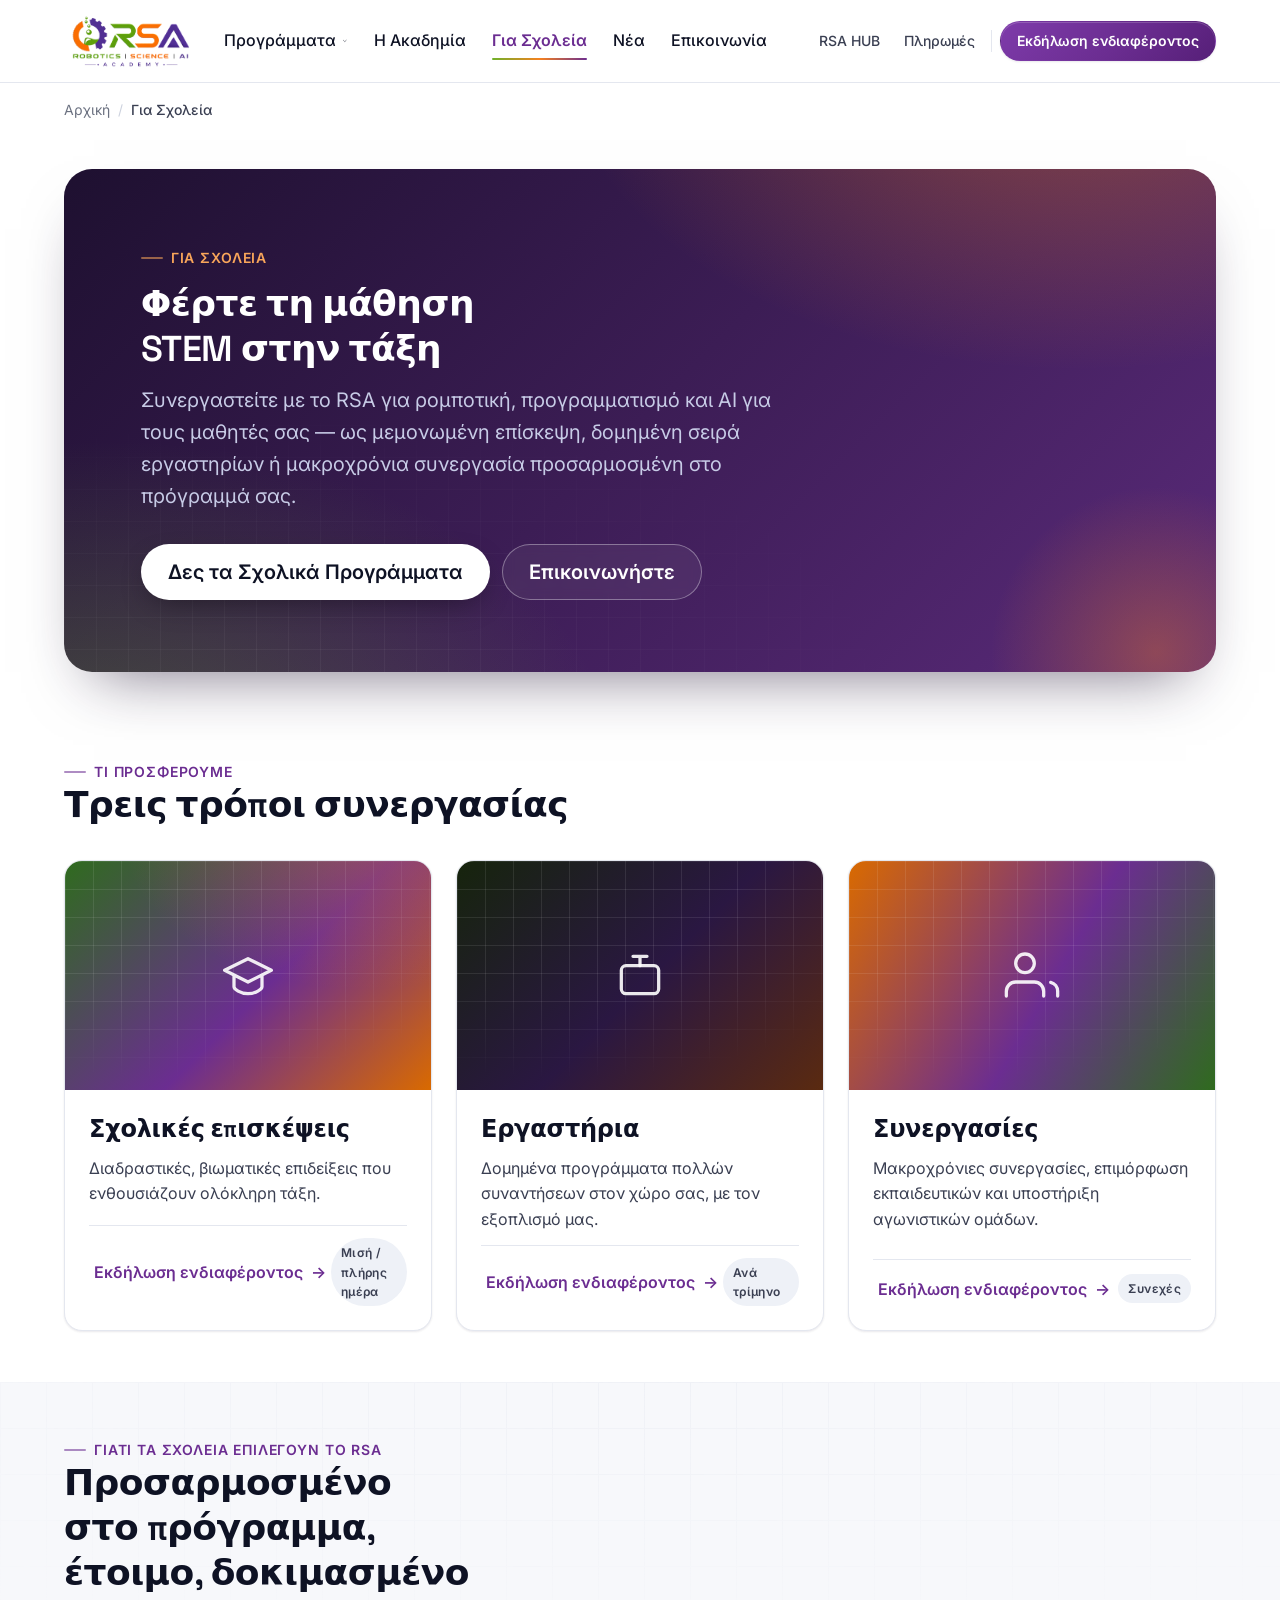
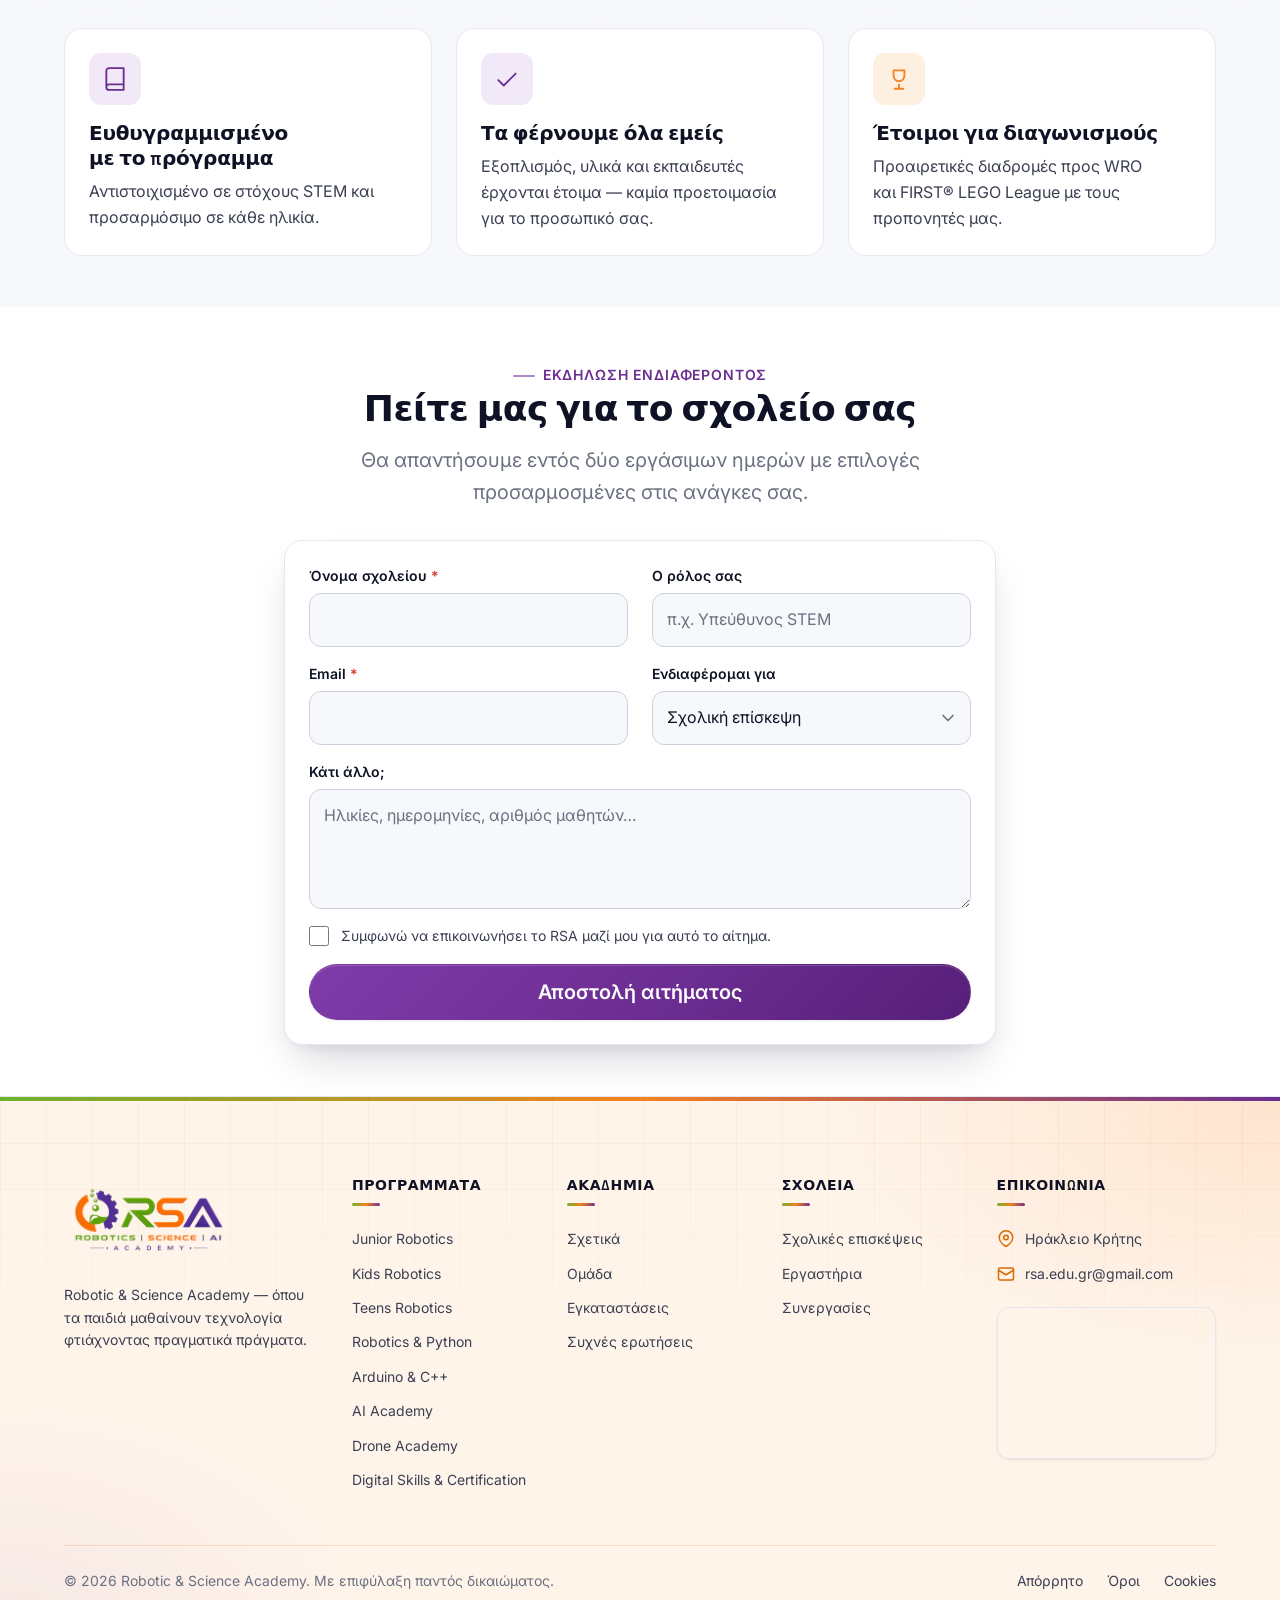
<file: schools.html>
<!DOCTYPE html>
<html lang="el">
<head>
  <meta charset="UTF-8" />
  <meta name="viewport" content="width=device-width, initial-scale=1.0" />
  <title>For Schools — RSA</title>
  <meta name="description" content="Bring STEM, robotics and AI into your classroom with RSA school visits, workshops and educational collaborations." />
  <link rel="preconnect" href="https://fonts.googleapis.com" />
  <link rel="preconnect" href="https://fonts.gstatic.com" crossorigin />
  <link href="https://fonts.googleapis.com/css2?family=Inter:wght@400;500;600;700&family=Space+Grotesk:wght@500;600;700&display=swap" rel="stylesheet" />
  <link rel="stylesheet" href="assets/css/styles.css" />
</head>
<body class="has-mobile-bar">
  <a class="skip-link" href="#main">Skip to content</a>
  <header class="site-header">
    <div class="container header-inner">
      <a class="brand" href="index.html" aria-label="RSA — Robotic & Science Academy home"><img class="brand__logo" src="assets/img/rsa-logo.png" alt="RSA — Robotic & Science Academy" width="87" height="44" /></a>
      <nav class="primary-nav" aria-label="Primary"><ul class="nav__list"><li class="has-mega" aria-expanded="false"><button class="nav__link has-mega" aria-haspopup="true">Programs <svg class="chev" viewBox="0 0 24 24" fill="none" stroke="currentColor" stroke-width="2" stroke-linecap="round" stroke-linejoin="round"><path d="m6 9 6 6 6-6"/></svg></button><div class="mega mega--programs" role="menu" aria-label="Programs"><div class="mega__cols"><div class="mega__group"><h5>Robotics &amp; STEAM</h5><a href="program.html" role="menuitem">Junior Robotics <span class="lvl">2 levels</span></a><a href="program.html" role="menuitem">Kids Robotics <span class="lvl">4 levels</span></a><a href="program.html" role="menuitem">Teens Robotics</a></div><div class="mega__group"><h5>Technology &amp; Programming</h5><a href="program.html" role="menuitem">Robotics &amp; Python</a><a href="program.html" role="menuitem">Arduino &amp; C++</a></div><div class="mega__group"><h5>Emerging Technologies</h5><a href="program.html" role="menuitem">AI Academy <span class="lvl">Kids · Teens</span></a><a href="program.html" role="menuitem">Drone Academy <span class="lvl">Kids · Teens</span></a></div><div class="mega__group mega__group--wide"><h5>Digital Skills</h5><a href="program.html" role="menuitem">Digital Skills &amp; Certification</a></div></div><div class="mega__foot"><span>Many programs. One clear path.</span><a class="btn btn--text" href="programs.html">See all programs <span class="arrow">→</span></a></div></div></li><li><a class="nav__link" href="academy.html">The Academy</a></li><li><a class="nav__link" href="schools.html" aria-current="page">For Schools</a></li><li><a class="nav__link" href="index.html#news">News</a></li><li><a class="nav__link" href="contact.html">Contact</a></li></ul></nav>
      <div class="header-actions"><a class="utility-link" href="#hub">RSA HUB</a><a class="utility-link" href="#payments">Payments</a><span class="utility-sep" aria-hidden="true"></span><a class="btn btn--primary btn--sm" href="#school-contact">Enquire</a><button class="nav-toggle" aria-label="Open menu" aria-expanded="false" aria-controls="mobileNav"><svg viewBox="0 0 24 24" fill="none" stroke="currentColor" stroke-width="2" stroke-linecap="round"><path d="M3 6h18M3 12h18M3 18h18"/></svg></button></div>
    </div>
  </header>
  <div class="mobile-nav" id="mobileNav" hidden><div class="mobile-nav__scrim"></div><div class="mobile-nav__panel" role="dialog" aria-modal="true" aria-label="Menu"><div class="mobile-nav__head"><a class="brand" href="index.html" aria-label="RSA — Robotic & Science Academy home"><img class="brand__logo" src="assets/img/rsa-logo.png" alt="RSA — Robotic & Science Academy" width="87" height="44" /></a><button class="btn--icon mobile-nav__close" aria-label="Close menu"><svg viewBox="0 0 24 24" fill="none" stroke="currentColor" stroke-width="2" stroke-linecap="round"><path d="M18 6 6 18M6 6l12 12"/></svg></button></div><div class="mobile-nav__body"><div class="m-nav-group" aria-expanded="false"><button class="m-nav-link">Programs <svg viewBox="0 0 24 24" fill="none" stroke="currentColor" stroke-width="2" stroke-linecap="round"><path d="m6 9 6 6 6-6"/></svg></button><div class="m-nav-sub"><span class="m-nav-cat">Robotics &amp; STEAM</span><a href="program.html">Junior Robotics <em>2 levels</em></a><a class="sub-lvl" href="program.html">› Junior A</a><a class="sub-lvl" href="program.html">› Junior B</a><a href="program.html">Kids Robotics <em>4 levels</em></a><a class="sub-lvl" href="program.html">› 1st Kids Robotics</a><a class="sub-lvl" href="program.html">› 2nd Kids Robotics</a><a class="sub-lvl" href="program.html">› 3rd Kids Robotics</a><a class="sub-lvl" href="program.html">› 4th Kids Robotics</a><a href="program.html">Teens Robotics</a><span class="m-nav-cat">Technology &amp; Programming</span><a href="program.html">Robotics &amp; Python</a><a href="program.html">Arduino &amp; C++</a><span class="m-nav-cat">Emerging Technologies</span><a href="program.html">AI Academy <em>Kids · Teens</em></a><a class="sub-lvl" href="program.html">› AI Kids</a><a class="sub-lvl" href="program.html">› AI Teens</a><a href="program.html">Drone Academy <em>Kids · Teens</em></a><a class="sub-lvl" href="program.html">› Drone Kids</a><a class="sub-lvl" href="program.html">› Drone Teens</a><span class="m-nav-cat">Digital Skills</span><a href="program.html">Digital Skills &amp; Certification</a></div></div><a class="m-nav-link" href="academy.html">The Academy <svg viewBox="0 0 24 24" fill="none" stroke="currentColor" stroke-width="2" stroke-linecap="round"><path d="m9 18 6-6-6-6"/></svg></a><a class="m-nav-link" href="schools.html">For Schools <svg viewBox="0 0 24 24" fill="none" stroke="currentColor" stroke-width="2" stroke-linecap="round"><path d="m9 18 6-6-6-6"/></svg></a><a class="m-nav-link" href="index.html#news">News <svg viewBox="0 0 24 24" fill="none" stroke="currentColor" stroke-width="2" stroke-linecap="round"><path d="m9 18 6-6-6-6"/></svg></a><a class="m-nav-link" href="contact.html">Contact <svg viewBox="0 0 24 24" fill="none" stroke="currentColor" stroke-width="2" stroke-linecap="round"><path d="m9 18 6-6-6-6"/></svg></a></div><div class="mobile-nav__foot"><a class="btn btn--primary btn--block btn--lg" href="#school-contact">Enquire for your school</a></div></div></div>

  <main id="main">
    <div class="container"><nav class="breadcrumb" aria-label="Breadcrumb"><ol><li><a href="index.html">Home</a></li><li class="sep" aria-hidden="true">/</li><li aria-current="page">For Schools</li></ol></nav></div>

    <section class="section--tight"><div class="container"><div class="cta-banner reveal" style="text-align:left;padding-block:clamp(48px,6vw,72px)"><div style="max-width:640px"><span class="eyebrow eyebrow--accent" style="color:#F9A65A">For Schools</span><h2 style="margin-top:12px">Bring STEM learning into the classroom</h2><p style="margin-left:0">Partner with RSA to deliver robotics, coding and AI to your students — as a one-off visit, a structured workshop series, or a long-term collaboration tailored to your curriculum.</p><div class="cta-banner__actions" style="justify-content:flex-start"><a class="btn btn--on-dark btn--lg" href="#school-programs">Explore School Programs</a><a class="btn btn--ghost-invert btn--lg" href="#school-contact">Contact Us</a></div></div></div></div></section>

    <section class="section" id="school-programs"><div class="container"><div class="section-head"><span class="eyebrow">What we offer</span><h2>Three ways to work together</h2></div><div class="grid grid--3"><article class="program-card reveal"><div class="media" role="img" aria-label="An RSA educator running a demo for a class"><div class="media__icon" aria-hidden="true"><svg viewBox="0 0 24 24" fill="none" stroke="currentColor" stroke-width="1.4" stroke-linecap="round" stroke-linejoin="round"><path d="M22 10 12 5 2 10l10 5 10-5zM6 12v5c0 1 2.7 3 6 3s6-2 6-3v-5"/></svg></div></div><div class="program-card__body"><h3 class="program-card__title">School visits</h3><p class="program-card__desc">Interactive, hands-on demos that spark excitement across a whole year group.</p><div class="program-card__foot"><a class="btn btn--text" href="#school-contact">Enquire <span class="arrow">→</span></a><span class="tag">Half / full day</span></div></div></article><article class="program-card reveal"><div class="media media--ink" role="img" aria-label="Students in a robotics workshop"><div class="media__icon" aria-hidden="true"><svg viewBox="0 0 24 24" fill="none" stroke="currentColor" stroke-width="1.4" stroke-linecap="round" stroke-linejoin="round"><rect x="4" y="8" width="16" height="12" rx="2"/><path d="M12 8V4M9 4h6"/></svg></div></div><div class="program-card__body"><h3 class="program-card__title">Workshops</h3><p class="program-card__desc">Structured multi-session programs delivered on your premises with our kits.</p><div class="program-card__foot"><a class="btn btn--text" href="#school-contact">Enquire <span class="arrow">→</span></a><span class="tag">Term-based</span></div></div></article><article class="program-card reveal"><div class="media media--accent" role="img" aria-label="Teachers and RSA staff planning together"><div class="media__icon" aria-hidden="true"><svg viewBox="0 0 24 24" fill="none" stroke="currentColor" stroke-width="1.4" stroke-linecap="round" stroke-linejoin="round"><path d="M17 21v-2a4 4 0 0 0-4-4H5a4 4 0 0 0-4 4v2"/><circle cx="9" cy="7" r="4"/><path d="M23 21v-2a4 4 0 0 0-3-3.87"/></svg></div></div><div class="program-card__body"><h3 class="program-card__title">Collaborations</h3><p class="program-card__desc">Long-term partnerships, teacher training and competition-team support.</p><div class="program-card__foot"><a class="btn btn--text" href="#school-contact">Enquire <span class="arrow">→</span></a><span class="tag">Ongoing</span></div></div></article></div></div></section>

    <section class="section section--surface"><div class="container"><div class="section-head"><span class="eyebrow">Why schools choose RSA</span><h2>Curriculum-aligned, turnkey, proven</h2></div><div class="grid grid--3"><div class="feature-card reveal"><div class="feature-card__icon"><svg viewBox="0 0 24 24" fill="none" stroke="currentColor" stroke-width="1.7" stroke-linecap="round" stroke-linejoin="round"><path d="M4 19.5A2.5 2.5 0 0 1 6.5 17H20M6.5 2H20v20H6.5A2.5 2.5 0 0 1 4 19.5v-15A2.5 2.5 0 0 1 6.5 2z"/></svg></div><h3>Curriculum aligned</h3><p>Mapped to STEM learning objectives and adaptable to any age group.</p></div><div class="feature-card reveal"><div class="feature-card__icon"><svg viewBox="0 0 24 24" fill="none" stroke="currentColor" stroke-width="1.7" stroke-linecap="round" stroke-linejoin="round"><path d="M20 7 9 18l-5-5"/></svg></div><h3>We bring everything</h3><p>Equipment, materials and instructors arrive ready — no setup for your staff.</p></div><div class="feature-card feature-card--accent reveal"><div class="feature-card__icon"><svg viewBox="0 0 24 24" fill="none" stroke="currentColor" stroke-width="1.7" stroke-linecap="round" stroke-linejoin="round"><path d="M8 21h8M12 17v4M7 4h10v5a5 5 0 0 1-10 0z"/></svg></div><h3>Competition ready</h3><p>Optional pathways into WRO and FIRST® LEGO League with our coaches.</p></div></div></div></section>

    <!-- School enquiry form -->
    <section class="section" id="school-contact"><div class="container" style="max-width:760px"><div class="section-head section-head--center"><span class="eyebrow" style="justify-content:center">Enquire</span><h2>Tell us about your school</h2><p>We’ll reply within two working days with options tailored to your needs.</p></div>
      <form class="summary-card" novalidate onsubmit="event.preventDefault(); this.querySelector('.form-success').hidden=false; this.querySelector('.form-body').hidden=true;">
        <div class="form-body">
          <div class="grid grid--2" style="gap:0 24px"><div class="field"><label for="s-name">School name <span class="req">*</span></label><input class="input" id="s-name" required /><span class="error-msg"><svg viewBox="0 0 24 24" fill="none" stroke="currentColor" stroke-width="2"><circle cx="12" cy="12" r="10"/><path d="M12 8v4M12 16h.01"/></svg> Please enter your school name</span></div><div class="field"><label for="s-role">Your role</label><input class="input" id="s-role" placeholder="e.g. Head of STEM" /></div></div>
          <div class="grid grid--2" style="gap:0 24px"><div class="field"><label for="s-email">Email <span class="req">*</span></label><input class="input" id="s-email" type="email" required /><span class="error-msg"><svg viewBox="0 0 24 24" fill="none" stroke="currentColor" stroke-width="2"><circle cx="12" cy="12" r="10"/><path d="M12 8v4M12 16h.01"/></svg> Please enter a valid email</span></div><div class="field"><label for="s-type">Interested in</label><select class="select" id="s-type"><option>School visit</option><option>Workshop series</option><option>Ongoing collaboration</option><option>Not sure yet</option></select></div></div>
          <div class="field"><label for="s-msg">Anything else?</label><textarea class="textarea" id="s-msg" placeholder="Age groups, dates, number of students…"></textarea></div>
          <label class="checkbox"><input type="checkbox" required /> <span>I agree to be contacted by RSA about this enquiry.</span></label>
          <button class="btn btn--primary btn--lg btn--block mt-4" type="submit">Send enquiry</button>
        </div>
        <div class="form-success" hidden><div class="form-success__icon"><svg viewBox="0 0 24 24" fill="none" stroke="currentColor" stroke-width="2.5" stroke-linecap="round" stroke-linejoin="round"><path d="M20 6 9 17l-5-5"/></svg></div><h2>Thank you!</h2><p class="lead">Your enquiry is on its way. Our schools team will be in touch within two working days.</p></div>
      </form>
    </div></section>
  </main>

  <footer class="site-footer"><div class="container"><div class="footer-top"><div class="footer-brand"><a class="brand" href="index.html" aria-label="RSA — Robotic & Science Academy home"><img class="brand__logo" src="assets/img/rsa-logo.png" alt="RSA — Robotic & Science Academy" width="87" height="44" /></a><p>Robotic &amp; Science Academy — where children learn technology by building real things.</p></div><nav class="footer-col" aria-label="Programs"><h4>Programs</h4><a href="program.html">Junior Robotics</a><a href="program.html">Kids Robotics</a><a href="program.html">Teens Robotics</a><a href="program.html">Robotics &amp; Python</a><a href="program.html">Arduino &amp; C++</a><a href="program.html">AI Academy</a><a href="program.html">Drone Academy</a><a href="program.html">Digital Skills &amp; Certification</a></nav><nav class="footer-col" aria-label="Academy"><h4>Academy</h4><a href="academy.html">About</a><a href="academy.html#team">Team</a><a href="academy.html#facilities">Facilities</a><a href="contact.html">FAQ</a></nav><nav class="footer-col" aria-label="Schools"><h4>Schools</h4><a href="schools.html">School Visits</a><a href="schools.html">Workshops</a><a href="schools.html">Collaborations</a></nav><div class="footer-col"><h4>Contact</h4><ul class="footer-contact"><li><svg viewBox="0 0 24 24" fill="none" stroke="currentColor" stroke-width="2" stroke-linecap="round" stroke-linejoin="round"><path d="M21 10c0 7-9 12-9 12s-9-5-9-12a9 9 0 0 1 18 0z"/><circle cx="12" cy="10" r="3"/></svg> Ηράκλειο Κρήτης</li><li><svg viewBox="0 0 24 24" fill="none" stroke="currentColor" stroke-width="2" stroke-linecap="round" stroke-linejoin="round"><rect x="2" y="4" width="20" height="16" rx="2"/><path d="m2 7 10 6 10-6"/></svg> rsa.edu.gr@gmail.com</li></ul><div class="footer-map"><iframe title="Χάρτης — RSA, Εθνομαρτύρων 22, Ηράκλειο" src="https://www.google.com/maps/embed?pb=!1m18!1m12!1m3!1d402.7348768681144!2d25.136460291438095!3d35.317104758252526!2m3!1f0!2f0!3f0!3m2!1i1024!2i768!4f13.1!3m3!1m2!1s0x149a599eaf6a123f%3A0xd1d38ad0a211afb0!2sRobotic%20and%20Science%20Academy!5e0!3m2!1sel!2sgr!4v1788986065869!5m2!1sel!2sgr" loading="lazy" referrerpolicy="strict-origin-when-cross-origin" allowfullscreen></iframe></div></div></div><div class="footer-bottom"><p>© 2026 Robotic &amp; Science Academy. All rights reserved.</p><nav class="footer-legal" aria-label="Legal"><a href="#">Privacy</a><a href="#">Terms</a><a href="#">Cookies</a></nav></div></div></footer>
  <div class="mobile-cta-bar"><a class="btn btn--secondary" href="contact.html">Contact</a><a class="btn btn--primary" href="#school-contact">Enquire</a></div>
  <script src="assets/js/main.js"></script>
  <script src="assets/js/i18n.js"></script>
</body>
</html>
</file>
<file: assets/css/styles.css>
/* =====================================================================
   RSA — Robotic & Science Academy
   Design System & Component Library
   "Complex organization, simple user experience."
   ===================================================================== */

/* ------------------------------------------------------------------ *
 * 1. DESIGN TOKENS
 * ------------------------------------------------------------------ */
:root {
  /* --- Brand / Color (from RSA logo: purple · orange · green) --- */
  --c-primary:        #6B2D91;   /* purple — trust + structure (AA on white) */
  --c-primary-hover:  #5A2479;
  --c-primary-active: #4A1D64;
  --c-primary-soft:   #F1E9F7;   /* tinted surface */
  --c-primary-softer: #F9F5FC;

  --c-accent:         #F5811F;   /* logo orange — energetic, graphical */
  --c-accent-ink:     #D96A00;   /* orange for text/large use (AA-safe) */
  --c-accent-soft:    #FEF0E1;

  --c-green:          #6DB22B;   /* logo green — secondary accent */
  --c-green-ink:      #4E8A1C;   /* green for text (AA-safe) */
  --c-green-soft:     #EEF6E3;

  --c-ink:            #0E1224;   /* near-black text */
  --c-ink-2:          #3A3F52;   /* secondary text */
  --c-muted:          #6B7180;   /* muted text */

  --c-bg:             #FFFFFF;   /* page background */
  --c-surface:        #F7F8FB;   /* subtle surface */
  --c-surface-2:      #EEF1F7;   /* deeper surface */
  --c-elevated:       #FFFFFF;   /* elevated cards */
  --c-border:         #E4E7EF;
  --c-border-strong:  #CDD2DE;

  --c-success:        #16A36A;
  --c-success-soft:   #E5F5EE;
  --c-warning:        #C77800;
  --c-warning-soft:   #FBF0DC;
  --c-error:          #D8352A;
  --c-error-soft:     #FCEBEA;

  --c-ink-invert:     #FFFFFF;
  --c-dark:           #1E1030;   /* deep aubergine — dark section ground */
  --c-dark-2:         #2A1742;

  /* --- Typography --- */
  --font-display: "Space Grotesk", system-ui, -apple-system, "Segoe UI", sans-serif;
  --font-body:    "Inter", system-ui, -apple-system, "Segoe UI", Roboto, sans-serif;

  /* fluid type scale */
  --fs-display: clamp(2.75rem, 1.6rem + 4.6vw, 4rem);   /* ~44 → 64 */
  --fs-h1:      clamp(2.15rem, 1.4rem + 3vw, 3rem);     /* ~34 → 48 */
  --fs-h2:      clamp(1.65rem, 1.2rem + 1.8vw, 2.25rem);/* ~26 → 36 */
  --fs-h3:      clamp(1.3rem, 1.1rem + 0.7vw, 1.5rem);  /* ~21 → 24 */
  --fs-h4:      1.25rem;   /* 20 */
  --fs-body-lg: 1.25rem;   /* 20 */
  --fs-body:    1rem;      /* 16 */
  --fs-sm:      0.875rem;  /* 14 */
  --fs-caption: 0.75rem;   /* 12 */

  --lh-tight: 1.08;
  --lh-snug:  1.25;
  --lh-body:  1.6;

  --fw-regular: 400;
  --fw-medium:  500;
  --fw-semi:    600;
  --fw-bold:    700;

  /* --- Spacing (8-pt system) --- */
  --sp-1: 4px;   --sp-2: 8px;   --sp-3: 12px;  --sp-4: 16px;
  --sp-5: 24px;  --sp-6: 32px;  --sp-7: 48px;  --sp-8: 64px;
  --sp-9: 80px;  --sp-10: 96px; --sp-11: 128px;

  /* --- Radius --- */
  --r-sm: 8px;
  --r-md: 12px;
  --r-lg: 18px;
  --r-xl: 28px;
  --r-pill: 999px;

  /* --- Elevation (restrained) --- */
  --sh-1: 0 1px 2px rgba(30,16,48,.06), 0 1px 3px rgba(30,16,48,.04);
  --sh-2: 0 6px 16px -4px rgba(30,16,48,.10), 0 2px 4px rgba(30,16,48,.04);
  --sh-3: 0 22px 44px -14px rgba(30,16,48,.22), 0 6px 12px -4px rgba(30,16,48,.06);
  --sh-glow: 0 12px 28px -10px rgba(107,45,145,.55);
  --sh-hover: 0 30px 56px -20px rgba(107,45,145,.42), 0 10px 20px -8px rgba(30,16,48,.14);
  --bd-hover: rgba(107,45,145,.35);
  --sh-focus: 0 0 0 3px rgba(107,45,145,.38);

  /* --- Brand gradients --- */
  --grad-brand: linear-gradient(115deg, var(--c-green) 0%, var(--c-accent) 50%, var(--c-primary) 100%);
  --grad-primary: linear-gradient(135deg, #7E3BAA 0%, var(--c-primary) 55%, #561F78 100%);

  /* --- Layout --- */
  --container: 1200px;
  --container-wide: 1320px;
  --header-h: 82px;

  /* --- Motion --- */
  --ease: cubic-bezier(.22,.61,.36,1);
  --ease-spring: cubic-bezier(.34,1.56,.64,1);
  --dur-fast: .14s;
  --dur: .24s;
  --dur-slow: .42s;
}

/* ------------------------------------------------------------------ *
 * 2. RESET & BASE
 * ------------------------------------------------------------------ */
*, *::before, *::after { box-sizing: border-box; }
* { margin: 0; }
html { -webkit-text-size-adjust: 100%; scroll-behavior: smooth;
  scroll-padding-top: calc(var(--header-h) + var(--sp-4)); }   /* anchors land below the sticky header */
html:has(.subnav) { scroll-padding-top: calc(var(--header-h) + 72px); }
::selection { background: var(--c-primary); color: #fff; }
body {
  font-family: var(--font-body);
  font-size: var(--fs-body);
  line-height: var(--lh-body);
  color: var(--c-ink);
  background: var(--c-bg);
  -webkit-font-smoothing: antialiased;
  text-rendering: optimizeLegibility;
  overflow-x: hidden;
}
img, svg, video { display: block; max-width: 100%; }
img { height: auto; }
button, input, select, textarea { font: inherit; color: inherit; }
button { cursor: pointer; background: none; border: none; }
a { color: var(--c-primary); text-decoration: none; }
ul, ol { list-style: none; padding: 0; }

h1, h2, h3, h4 { font-family: var(--font-display); line-height: var(--lh-snug); font-weight: var(--fw-semi); color: var(--c-ink); letter-spacing: -.01em; }
h1 { font-size: var(--fs-h1); line-height: var(--lh-tight); letter-spacing: -.02em; }
h2 { font-size: var(--fs-h2); letter-spacing: -.015em; }
h3 { font-size: var(--fs-h3); }
h4 { font-size: var(--fs-h4); }
h1, h2, h3 { text-wrap: balance; }
p  { color: var(--c-ink-2); text-wrap: pretty; }

/* outline (not box-shadow) so the ring follows each element's own radius */
:focus-visible {
  outline: 3px solid rgba(107,45,145,.45);
  outline-offset: 2px;
}
/* programmatic focus targets (step headings, live regions) don't need a ring */
[tabindex="-1"]:focus { outline: none; }

/* Skip link */
.skip-link {
  position: absolute; left: 12px; top: -60px;
  background: var(--c-ink); color: #fff; padding: 10px 16px;
  border-radius: var(--r-sm); z-index: 200; transition: top var(--dur) var(--ease);
}
.skip-link:focus { top: 12px; }

/* ------------------------------------------------------------------ *
 * 3. LAYOUT PRIMITIVES
 * ------------------------------------------------------------------ */
.container { width: 100%; max-width: var(--container); margin-inline: auto; padding-inline: var(--sp-5); }
.section { padding-block: clamp(var(--sp-7), 4vw, var(--sp-9)); position: relative; }
.section--tight { padding-block: var(--sp-6); }
.section--surface { background: var(--c-surface); }
.section--soft { background: var(--c-primary-softer); }
/* subtle tech grid texture */
.section--surface::before, .section--soft::before, .section--dark::before {
  content: ""; position: absolute; inset: 0; pointer-events: none; z-index: 0;
  background-image: linear-gradient(var(--c-border) 1px, transparent 1px),
                    linear-gradient(90deg, var(--c-border) 1px, transparent 1px);
  background-size: 46px 46px; opacity: .4;
  -webkit-mask-image: radial-gradient(120% 75% at 50% 0%, #000, transparent 72%);
          mask-image: radial-gradient(120% 75% at 50% 0%, #000, transparent 72%);
}
.section--dark::before { background-image: linear-gradient(rgba(255,255,255,.08) 1px, transparent 1px),
                    linear-gradient(90deg, rgba(255,255,255,.08) 1px, transparent 1px); opacity: 1; }
.section > .container { position: relative; z-index: 1; }
.section--dark { background: var(--c-dark); color: #E9EBF5; }
.section--dark h2, .section--dark h3 { color: #fff; }
.section--dark p { color: #B9BED4; }

.stack > * + * { margin-top: var(--sp-4); }
.stack-lg > * + * { margin-top: var(--sp-6); }

/* ------------------------------------------------------------------ *
 * 4. TYPOGRAPHY HELPERS & SECTION HEADERS
 * ------------------------------------------------------------------ */
.eyebrow {
  display: inline-flex; align-items: center; gap: var(--sp-2);
  font-family: var(--font-body);
  font-size: var(--fs-sm); font-weight: var(--fw-semi);
  letter-spacing: .06em; text-transform: uppercase;
  color: var(--c-primary);
}
.eyebrow--accent { color: var(--c-accent-ink); }
.eyebrow::before {
  content: ""; width: 22px; height: 2px; border-radius: 2px;
  background: currentColor; opacity: .55;
}
.section-head { max-width: 640px; margin-bottom: var(--sp-6); }
.section-head--center { margin-inline: auto; text-align: center; }
.section-head p { font-size: var(--fs-body-lg); margin-top: var(--sp-3); color: var(--c-muted); }
.lead { font-size: var(--fs-body-lg); color: var(--c-ink-2); }
.text-muted { color: var(--c-muted); }

/* ------------------------------------------------------------------ *
 * 5. BUTTONS
 * ------------------------------------------------------------------ */
.btn {
  --btn-bg: var(--c-primary);
  --btn-fg: #fff;
  display: inline-flex; align-items: center; justify-content: center; gap: var(--sp-2);
  font-family: var(--font-body); font-weight: var(--fw-semi); font-size: var(--fs-body);
  line-height: 1; text-align: center; white-space: nowrap;
  padding: 14px 22px; min-height: 48px;
  border-radius: var(--r-pill);
  background: var(--btn-bg); color: var(--btn-fg);
  border: 1.5px solid transparent;
  transition: background var(--dur) var(--ease), transform var(--dur-fast) var(--ease),
              box-shadow var(--dur) var(--ease), border-color var(--dur) var(--ease), color var(--dur) var(--ease);
}
.btn svg { width: 18px; height: 18px; }
.btn:hover { transform: translateY(-2px); }
.btn:active { transform: translateY(0) scale(.98); }

/* primary: brand gradient + a light sweep on hover */
.btn--primary { position: relative; isolation: isolate; overflow: hidden;
  background: var(--grad-primary); color: #fff; box-shadow: var(--sh-1), inset 0 1px 0 rgba(255,255,255,.18); }
.btn--primary::before { content: ""; position: absolute; inset: 0; z-index: -1; pointer-events: none;
  background: linear-gradient(105deg, transparent 30%, rgba(255,255,255,.28) 50%, transparent 70%);
  transform: translateX(-120%); transition: transform .7s var(--ease); }
.btn--primary:hover { background: var(--grad-primary); box-shadow: var(--sh-glow), inset 0 1px 0 rgba(255,255,255,.18); }
.btn--primary:hover::before { transform: translateX(120%); }
.btn--primary:active { background: var(--c-primary-active); }

.btn--secondary { background: var(--c-bg); color: var(--c-ink); border-color: var(--c-border-strong); }
.btn--secondary:hover { border-color: var(--c-primary); color: var(--c-primary); background: var(--c-primary-softer); box-shadow: var(--sh-2); }

.btn--ghost { background: transparent; color: var(--c-primary); border-color: transparent; }
.btn--ghost:hover { background: var(--c-primary-soft); }

.btn--text { background: none; color: var(--c-primary); padding: 8px 4px; min-height: auto; border-radius: var(--r-sm); }
.btn--text:hover { color: var(--c-primary-hover); transform: none; }
.btn--text .arrow { transition: transform var(--dur) var(--ease); }
.btn--text:hover .arrow { transform: translateX(4px); }

.btn--on-dark { background: #fff; color: var(--c-ink); box-shadow: 0 10px 30px -10px rgba(0,0,0,.45); }
.btn--on-dark:hover { background: #fff; color: var(--c-primary); box-shadow: 0 16px 36px -12px rgba(245,129,31,.6); }
.btn--ghost-invert { background: rgba(255,255,255,.06); color: #fff; border-color: rgba(255,255,255,.35); backdrop-filter: blur(6px); }
.btn--ghost-invert:hover { background: rgba(255,255,255,.14); border-color: #fff; }

.btn--icon { display: inline-grid; place-items: center; padding: 0; width: 44px; height: 44px; min-height: 44px; border-radius: 50%;
  background: var(--c-bg); color: var(--c-ink); border: 1.5px solid var(--c-border-strong); }
.btn--icon:hover { border-color: var(--c-primary); color: var(--c-primary); background: var(--c-primary-softer); }
.btn--icon:disabled { opacity: .4; cursor: not-allowed; }
.btn--icon svg { width: 20px; height: 20px; }

.btn--lg { min-height: 56px; padding: 17px 26px; font-size: var(--fs-body-lg); }
.btn--sm { min-height: 40px; padding: 10px 16px; font-size: var(--fs-sm); }
.btn--block { width: 100%; }

.btn:disabled, .btn[aria-disabled="true"] {
  opacity: .5; cursor: not-allowed; transform: none; box-shadow: none;
}
.btn.is-loading { color: transparent; pointer-events: none; position: relative; }
.btn.is-loading::after {
  content: ""; position: absolute; width: 18px; height: 18px;
  border: 2px solid rgba(255,255,255,.4); border-top-color: #fff; border-radius: 50%;
  animation: spin .7s linear infinite;
}
.btn--secondary.is-loading::after { border-color: rgba(14,18,36,.25); border-top-color: var(--c-ink); }
@keyframes spin { to { transform: rotate(360deg); } }

/* ------------------------------------------------------------------ *
 * 6. TAGS / BADGES / PILLS
 * ------------------------------------------------------------------ */
.tag {
  display: inline-flex; align-items: center; gap: 6px;
  font-size: var(--fs-caption); font-weight: var(--fw-semi); letter-spacing: .03em;
  padding: 5px 10px; border-radius: var(--r-pill);
  background: var(--c-surface-2); color: var(--c-ink-2);
}
.tag--age { background: var(--c-primary-soft); color: var(--c-primary-active); }
.tag--accent { background: var(--c-accent-soft); color: var(--c-accent); }
.tag--tech { background: var(--c-bg); border: 1px solid var(--c-border); color: var(--c-ink-2); }
.tag--level { background: var(--c-success-soft); color: var(--c-success); }

.pill-row { display: flex; flex-wrap: wrap; gap: var(--sp-2); }

/* ------------------------------------------------------------------ *
 * 7. MEDIA / IMAGE PLACEHOLDERS  (designed, not broken)
 * ------------------------------------------------------------------ */
.media {
  position: relative; border-radius: var(--r-lg); overflow: hidden;
  background:
    radial-gradient(120% 120% at 82% -10%, rgba(245,129,31,.30), transparent 55%),
    linear-gradient(135deg, #2f6b1e 0%, #6B2D91 55%, #d96a00 100%);
  aspect-ratio: 4 / 3; isolation: isolate;
}
.media::before { /* subtle tech grid */
  content: ""; position: absolute; inset: 0;
  background-image: linear-gradient(rgba(255,255,255,.09) 1px, transparent 1px),
                    linear-gradient(90deg, rgba(255,255,255,.09) 1px, transparent 1px);
  background-size: 28px 28px; mask-image: radial-gradient(120% 90% at 30% 20%, #000 40%, transparent 85%);
}
.media__img { position: absolute; inset: 0; width: 100%; height: 100%; object-fit: cover; z-index: 1; }
.media__label {
  position: absolute; left: var(--sp-4); bottom: var(--sp-4); z-index: 2;
  display: inline-flex; align-items: center; gap: 8px;
  color: #fff; font-size: var(--fs-sm); font-weight: var(--fw-medium);
  background: rgba(9,12,32,.42); backdrop-filter: blur(4px);
  padding: 8px 12px; border-radius: var(--r-pill); border: 1px solid rgba(255,255,255,.18);
}
.media__icon { position: absolute; inset: 0; display: grid; place-items: center; }
.media__icon svg { width: 56px; height: 56px; color: rgba(255,255,255,.9); }
.media--wide { aspect-ratio: 16 / 9; }
.media--square { aspect-ratio: 1; }
.media--tall { aspect-ratio: 3 / 4; }
.media--accent { background: linear-gradient(300deg, #2f6b1e 0%, #6B2D91 45%, #d96a00 100%); }
.media--ink { background: linear-gradient(135deg, #16240c 0%, #2a1742 52%, #5a2a10 100%); }
.media--green { background: linear-gradient(210deg, #d96a00 0%, #6B2D91 45%, #4E8A1C 100%); }

/* ------------------------------------------------------------------ *
 * 8. CARD GRIDS
 * ------------------------------------------------------------------ */
.grid { display: grid; gap: var(--sp-5); }
.grid--2 { grid-template-columns: repeat(2, 1fr); }
.grid--3 { grid-template-columns: repeat(3, 1fr); }
.grid--4 { grid-template-columns: repeat(4, 1fr); }
.grid--auto { grid-template-columns: repeat(auto-fit, minmax(280px, 1fr)); }

/* ------------------------------------------------------------------ *
 * 9. PROGRAM CARD  (one flexible reusable component)
 * ------------------------------------------------------------------ */
.program-card {
  --cat: var(--c-primary);
  position: relative; display: flex; flex-direction: column;
  background: var(--c-elevated); border: 1px solid var(--c-border);
  border-radius: var(--r-lg); overflow: hidden;
  box-shadow: var(--sh-1);
  transition: transform var(--dur) var(--ease), box-shadow var(--dur) var(--ease), border-color var(--dur) var(--ease);
}
.program-card:hover { transform: translateY(-10px); box-shadow: var(--sh-hover); border-color: var(--bd-hover); }
.program-card .media, .program-card .media__img { transition: filter var(--dur-slow) var(--ease), transform var(--dur-slow) var(--ease); }
.program-card:hover .media { filter: saturate(1.25) brightness(1.1); }
.program-card:hover .media__img { transform: scale(1.06); }
.program-card:hover .program-card__title { color: var(--c-primary); }
.program-card__title { transition: color var(--dur) var(--ease); }
.program-card .media { border-radius: 0; aspect-ratio: 16 / 10; }
.program-card .media__icon svg { transition: transform var(--dur-slow) var(--ease-spring); }
.program-card:hover .media__icon svg { transform: scale(1.15) rotate(-6deg); }
/* whole card is clickable: stretch the primary link over the card */
.program-card__foot .btn--text::after { content: ""; position: absolute; inset: 0; z-index: 2; border-radius: inherit; }
.program-card__foot .btn--text:focus-visible { outline: none; }
.program-card:has(.btn--text:focus-visible) { outline: 3px solid rgba(107,45,145,.45); outline-offset: 3px; }
.program-card:hover .btn--text .arrow { transform: translateX(4px); }
.program-card__body { padding: var(--sp-5); display: flex; flex-direction: column; gap: var(--sp-3); flex: 1; }
.program-card__title { font-size: var(--fs-h3); }
.program-card__desc { font-size: var(--fs-body); color: var(--c-ink-2); }
.program-card__foot { margin-top: auto; padding-top: var(--sp-3); border-top: 1px solid var(--c-border);
  display: flex; align-items: center; justify-content: space-between; }
.program-card__tech { display: flex; flex-wrap: wrap; gap: 6px; }

/* Feature card */
.feature-card {
  position: relative; overflow: hidden;
  background: var(--c-elevated); border: 1px solid var(--c-border);
  border-radius: var(--r-lg); padding: var(--sp-5);
  transition: transform var(--dur) var(--ease), box-shadow var(--dur) var(--ease), border-color var(--dur) var(--ease);
}
.feature-card:hover { transform: translateY(-8px); box-shadow: var(--sh-hover); border-color: var(--bd-hover); }
.feature-card__icon {
  width: 52px; height: 52px; border-radius: var(--r-md);
  display: grid; place-items: center; margin-bottom: var(--sp-4);
  background: var(--c-primary-soft); color: var(--c-primary);
  transition: background var(--dur) var(--ease), color var(--dur) var(--ease), transform var(--dur) var(--ease-spring);
}
.feature-card:hover .feature-card__icon { background: var(--grad-primary); color: #fff; transform: rotate(-8deg) scale(1.06); }
.feature-card--accent:hover .feature-card__icon { background: linear-gradient(135deg, var(--c-accent), var(--c-accent-ink)); color: #fff; }
.feature-card__icon svg { width: 26px; height: 26px; }
.feature-card--accent .feature-card__icon { background: var(--c-accent-soft); color: var(--c-accent); }
.feature-card h3 { font-size: var(--fs-h4); margin-bottom: var(--sp-2); }
.feature-card p { font-size: var(--fs-body); }

/* Icon chip (skills etc.) */
.icon-chip { display: flex; align-items: center; gap: var(--sp-3);
  padding: var(--sp-4); background: var(--c-surface); border-radius: var(--r-md); border: 1px solid var(--c-border);
  transition: border-color var(--dur) var(--ease), background var(--dur) var(--ease), transform var(--dur) var(--ease); }
a.icon-chip:hover { transform: translateY(-3px); box-shadow: var(--sh-hover); }
.icon-chip svg { width: 22px; height: 22px; color: var(--c-primary); flex: none; }
.icon-chip span { font-weight: var(--fw-medium); font-size: var(--fs-sm); }
a.icon-chip { color: var(--c-ink); transition: border-color var(--dur) var(--ease), background var(--dur) var(--ease); }
a.icon-chip:hover { border-color: var(--c-primary); background: var(--c-primary-soft); }

/* Google Maps embed */
.map-embed { border: 1px solid var(--c-border); border-radius: var(--r-lg); overflow: hidden; box-shadow: var(--sh-1); }
.map-embed iframe { display: block; width: 100%; height: 360px; border: 0; }

/* ------------------------------------------------------------------ *
 * 10. STATS / SOCIAL PROOF
 * ------------------------------------------------------------------ */
.stats { position: relative; display: grid; grid-template-columns: repeat(4, 1fr); gap: 0;
  border: 1px solid var(--c-border); border-radius: var(--r-lg); overflow: hidden;
  background: var(--c-surface); box-shadow: var(--sh-2); isolation: isolate; }
.stats::before { content: ""; position: absolute; inset: 0; z-index: 0; pointer-events: none; opacity: .5;
  background-image: linear-gradient(var(--c-border) 1px, transparent 1px),
                    linear-gradient(90deg, var(--c-border) 1px, transparent 1px);
  background-size: 22px 22px;
  -webkit-mask-image: linear-gradient(180deg, #000, transparent); mask-image: linear-gradient(180deg, #000, transparent); }
.stat { position: relative; z-index: 1; text-align: left; padding: var(--sp-5) var(--sp-6);
  border-left: 1px solid var(--c-border); transition: background var(--dur) var(--ease); }
.stat:hover { background: rgba(255,255,255,.7); }
.stat::before { content: ""; position: absolute; top: var(--sp-5); left: 0; width: 3px; height: 22px;
  background: var(--c-accent); border-radius: 3px; opacity: 0; transition: opacity var(--dur) var(--ease); }
.stat:first-child { border-left: 0; }
.stat:first-child::before { left: calc(-1 * var(--sp-6)); }
.stat:hover::before { opacity: 1; }
.stat__num { display: inline-block; font-family: var(--font-display); font-weight: var(--fw-bold);
  font-size: clamp(2.5rem, 1.7rem + 2.8vw, 4rem); line-height: .95; letter-spacing: -.03em;
  font-variant-numeric: tabular-nums;
  background: linear-gradient(115deg, var(--c-green) 0%, var(--c-accent) 50%, var(--c-primary) 100%);
  -webkit-background-clip: text; background-clip: text;
  -webkit-text-fill-color: transparent; color: transparent; }
.stat__num .u { -webkit-text-fill-color: inherit; color: inherit; } /* follows the tri-color gradient */
.stat__num.is-live { animation: statPop .75s var(--ease) both; }
@keyframes statPop {
  0%   { opacity: 0; transform: translateY(18px) scale(.82); filter: blur(8px); }
  55%  { opacity: 1; filter: blur(0); }
  100% { transform: translateY(0) scale(1); }
}
.stat__label { margin-top: var(--sp-3); color: var(--c-muted); font-size: var(--fs-sm); font-weight: var(--fw-semi);
  letter-spacing: .02em; }
.stats--on-dark .stat__num { background: none; -webkit-text-fill-color: #fff; color: #fff; }
.stats--on-dark .stat__label { color: #A9AECB; }

/* ------------------------------------------------------------------ *
 * 11. HEADER + NAV + MEGA MENU
 * ------------------------------------------------------------------ */
.site-header {
  position: sticky; top: 0; z-index: 100;
  background: rgba(255,255,255,.86); backdrop-filter: saturate(180%) blur(12px);
  border-bottom: 1px solid var(--c-border);
  transition: box-shadow var(--dur) var(--ease);
}
.site-header.is-scrolled { box-shadow: var(--sh-2); background: rgba(255,255,255,.92); }
/* reading-progress hairline in the brand tri-color (driven by --progress from JS) */
.site-header::after { content: ""; position: absolute; left: 0; right: 0; bottom: -1px; height: 3px;
  background: var(--grad-brand); transform-origin: 0 50%; transform: scaleX(var(--progress, 0));
  transition: transform .1s linear; pointer-events: none; }
.header-inner { display: flex; align-items: center; gap: var(--sp-4); height: var(--header-h); }

.brand { display: inline-flex; align-items: center; transition: transform var(--dur) var(--ease); }
.brand:hover { transform: scale(1.03); }
.brand__logo { height: 68px; width: auto; flex: none; display: block; }
.site-footer .brand__logo { height: 84px; }
@media (max-width: 900px) { .brand__logo { height: 54px; } }

.primary-nav { margin-left: auto; }
.nav__list { display: flex; align-items: center; gap: 2px; }
.nav__link {
  position: relative; display: inline-flex; align-items: center; gap: 6px; white-space: nowrap;
  padding: 9px 12px; border-radius: var(--r-pill);
  color: var(--c-ink); font-weight: var(--fw-medium); font-size: var(--fs-body);
  transition: background var(--dur) var(--ease), color var(--dur) var(--ease);
}
/* animated gradient underline */
.nav__link::after { content: ""; position: absolute; left: 12px; right: 12px; bottom: 3px; height: 2px; border-radius: 2px;
  background: var(--grad-brand); transform: scaleX(0); transform-origin: 0 50%; transition: transform var(--dur) var(--ease); }
.nav__link:hover { background: var(--c-primary-softer); color: var(--c-primary); }
.nav__link:hover::after, .nav__link[aria-current="page"]::after { transform: scaleX(1); }
.nav__link[aria-current="page"] { color: var(--c-primary); font-weight: var(--fw-semi); }
li.has-mega[aria-expanded="true"] > .nav__link { background: var(--c-primary-soft); color: var(--c-primary); }
.nav__link .chev { width: 16px; height: 16px; transition: transform var(--dur) var(--ease); }
li.has-mega[aria-expanded="true"] .chev { transform: rotate(180deg); }

.header-actions { display: flex; align-items: center; gap: var(--sp-2); margin-left: var(--sp-4); }
.utility-link { color: var(--c-ink-2); font-size: var(--fs-sm); font-weight: var(--fw-medium); padding: 8px 8px; border-radius: var(--r-sm); white-space: nowrap; }
.utility-link { transition: color var(--dur) var(--ease), background var(--dur) var(--ease); }
.utility-link:hover { color: var(--c-primary); background: var(--c-primary-softer); }
.utility-sep { width: 1px; height: 22px; background: var(--c-border); }

/* Language toggle */
.lang-toggle { display: inline-flex; padding: 3px; gap: 2px; background: var(--c-surface);
  border: 1px solid var(--c-border); border-radius: var(--r-pill); }
.lang-toggle button { padding: 6px 11px; border-radius: var(--r-pill); font-size: var(--fs-sm);
  font-weight: var(--fw-semi); color: var(--c-muted); line-height: 1; transition: background var(--dur) var(--ease), color var(--dur) var(--ease); }
.lang-toggle button:hover { color: var(--c-ink); }
.lang-toggle button.is-active { background: var(--grad-primary); color: #fff; box-shadow: 0 2px 6px -1px rgba(107,45,145,.45); }
.lang-toggle--mobile { width: 100%; justify-content: center; }
.lang-toggle--mobile button { flex: 1; padding: 10px; }
@media (max-width: 900px) { .header-actions .lang-toggle { display: none; } }

/* Mega menu */
.has-mega { position: relative; }
.mega {
  position: absolute; top: calc(100% + 10px); left: 0; transform: translateY(6px);
  width: min(760px, 92vw); background: var(--c-elevated);
  border: 1px solid var(--c-border); border-radius: var(--r-lg); box-shadow: var(--sh-3);
  padding: var(--sp-5); opacity: 0; visibility: hidden; pointer-events: none;
  transition: opacity var(--dur) var(--ease), transform var(--dur) var(--ease), visibility var(--dur);
}
/* invisible bridge over the 10px gap so the menu doesn't close on the way down */
.mega::before { content: ""; position: absolute; left: 0; right: 0; top: -14px; height: 14px; }
li.has-mega[aria-expanded="true"] .mega,
li.has-mega:hover .mega,
li.has-mega:focus-within .mega { opacity: 1; visibility: visible; pointer-events: auto; transform: translateY(0); }
.mega__grid { display: grid; grid-template-columns: repeat(2, 1fr); gap: var(--sp-2); }
.mega__item { display: flex; gap: var(--sp-3); padding: var(--sp-3); border-radius: var(--r-md);
  transition: background var(--dur) var(--ease); }
.mega__item:hover { background: var(--c-surface); }
.mega__ico { width: 42px; height: 42px; border-radius: 10px; flex: none; display: grid; place-items: center;
  background: var(--c-primary-soft); color: var(--c-primary); }
.mega__ico svg { width: 22px; height: 22px; }
.mega__txt strong { display: block; color: var(--c-ink); font-size: var(--fs-body); }
.mega__txt span { display: block; color: var(--c-muted); font-size: var(--fs-sm); }
.mega__txt em { font-style: normal; font-size: var(--fs-caption); color: var(--c-primary); font-weight: var(--fw-semi); }
.mega__foot { margin-top: var(--sp-4); padding-top: var(--sp-4); border-top: 1px solid var(--c-border);
  display: flex; align-items: center; justify-content: space-between; }
.mega__foot span { color: var(--c-muted); font-size: var(--fs-sm); }

/* mobile toggler */
.nav-toggle { display: none; width: 44px; height: 44px; border-radius: var(--r-sm); align-items: center; justify-content: center; color: var(--c-ink); }
.nav-toggle:hover { background: var(--c-surface); }
.nav-toggle svg { width: 26px; height: 26px; }

/* ------------------------------------------------------------------ *
 * 12. MOBILE NAV (drawer)
 * ------------------------------------------------------------------ */
.mobile-nav { position: fixed; inset: 0; z-index: 150; visibility: hidden; }
.mobile-nav[hidden] { display: none; }
.mobile-nav__scrim { position: absolute; inset: 0; background: rgba(30,16,48,.5); backdrop-filter: blur(3px); opacity: 0; transition: opacity var(--dur) var(--ease); }
.mobile-nav__panel { position: absolute; top: 0; right: 0; height: 100%; width: min(400px, 88vw);
  background: var(--c-bg); box-shadow: var(--sh-3); display: flex; flex-direction: column;
  transform: translateX(100%); transition: transform var(--dur-slow) var(--ease); overflow-y: auto; }
.mobile-nav.is-open { visibility: visible; }
.mobile-nav.is-open .mobile-nav__scrim { opacity: 1; }
.mobile-nav.is-open .mobile-nav__panel { transform: translateX(0); }
.mobile-nav__head { display: flex; align-items: center; justify-content: space-between; padding: var(--sp-4) var(--sp-5);
  border-bottom: 1px solid var(--c-border); position: sticky; top: 0; background: var(--c-bg); }
.mobile-nav__body { padding: var(--sp-4) var(--sp-5); flex: 1; }
.m-nav-link { display: flex; align-items: center; justify-content: space-between; width: 100%;
  padding: 16px 4px; font-size: var(--fs-h4); font-weight: var(--fw-medium); color: var(--c-ink);
  border-bottom: 1px solid var(--c-border); text-align: left; transition: color var(--dur) var(--ease), padding var(--dur) var(--ease); }
.m-nav-link:hover, .m-nav-link[aria-current="page"] { color: var(--c-primary); padding-left: 10px; }
.m-nav-link[aria-current="page"] { box-shadow: inset 3px 0 0 var(--c-primary); }
/* staggered entrance when the drawer opens */
.mobile-nav__body > * { opacity: 0; transform: translateX(16px); transition: opacity var(--dur-slow) var(--ease), transform var(--dur-slow) var(--ease); }
.mobile-nav.is-open .mobile-nav__body > * { opacity: 1; transform: none; }
.mobile-nav.is-open .mobile-nav__body > :nth-child(1) { transition-delay: .06s; }
.mobile-nav.is-open .mobile-nav__body > :nth-child(2) { transition-delay: .10s; }
.mobile-nav.is-open .mobile-nav__body > :nth-child(3) { transition-delay: .14s; }
.mobile-nav.is-open .mobile-nav__body > :nth-child(4) { transition-delay: .18s; }
.mobile-nav.is-open .mobile-nav__body > :nth-child(5) { transition-delay: .22s; }
.mobile-nav.is-open .mobile-nav__body > :nth-child(6) { transition-delay: .26s; }
.m-nav-link svg { width: 20px; height: 20px; color: var(--c-muted); transition: transform var(--dur) var(--ease); }
.m-nav-sub { overflow: hidden; max-height: 0; transition: max-height var(--dur-slow) var(--ease); }
.m-nav-sub.is-open { max-height: 1400px; }
.m-nav-sub a { display: block; padding: 12px 4px 12px 16px; color: var(--c-ink-2); font-size: var(--fs-body); border-bottom: 1px solid var(--c-border);
  transition: color var(--dur) var(--ease), background var(--dur) var(--ease); }
.m-nav-sub a:hover { color: var(--c-primary); background: var(--c-primary-softer); }
.m-nav-sub .m-nav-cat { display: block; padding: 16px 4px 6px; font-size: var(--fs-caption);
  text-transform: uppercase; letter-spacing: .06em; color: var(--c-muted); font-weight: var(--fw-bold); }
.m-nav-sub a em { display: inline-block; white-space: nowrap; font-style: normal; font-size: var(--fs-caption); color: var(--c-primary);
  font-weight: var(--fw-semi); margin-left: 6px; background: var(--c-primary-soft); padding: 1px 8px; border-radius: var(--r-pill); }
.m-nav-sub a.sub-lvl { padding-left: 30px; color: var(--c-muted); font-size: var(--fs-sm); }
.m-nav-group[aria-expanded="true"] > .m-nav-link svg { transform: rotate(180deg); }
.mobile-nav__foot { padding: var(--sp-5); border-top: 1px solid var(--c-border); display: grid; gap: var(--sp-3);
  position: sticky; bottom: 0; background: var(--c-bg); }
.mobile-nav__utils { display: flex; gap: var(--sp-4); justify-content: center; }
.mobile-nav__utils a { color: var(--c-ink-2); font-weight: var(--fw-medium); font-size: var(--fs-sm); padding: 8px; white-space: nowrap; }

/* ------------------------------------------------------------------ *
 * 13. HERO
 * ------------------------------------------------------------------ */
.hero { position: relative; overflow: hidden;
  background: radial-gradient(90% 120% at 90% -20%, var(--c-primary-soft), transparent 55%), var(--c-bg); }
.hero::before { content: ""; position: absolute; inset: 0; z-index: 0; pointer-events: none;
  background-image: linear-gradient(var(--c-border) 1px, transparent 1px),
                    linear-gradient(90deg, var(--c-border) 1px, transparent 1px);
  background-size: 46px 46px; opacity: .5;
  -webkit-mask-image: radial-gradient(90% 90% at 15% 20%, #000, transparent 70%);
          mask-image: radial-gradient(90% 90% at 15% 20%, #000, transparent 70%); }
.hero__inner { position: relative; z-index: 1; display: grid; grid-template-columns: 1.12fr .88fr; gap: var(--sp-8); align-items: center;
  padding-top: clamp(var(--sp-7), 5vw, var(--sp-9)); padding-bottom: var(--sp-5); }
/* tighten the gap between hero and the stats strip */
section[aria-label="RSA by the numbers"] { padding-top: var(--sp-3); }
.hero__title { margin: var(--sp-4) 0; font-size: var(--fs-display); }
.hero__title .hl { position: relative; white-space: nowrap;
  background: linear-gradient(100deg, var(--c-accent-ink) 10%, #C2410C 55%, var(--c-primary) 100%);
  -webkit-background-clip: text; background-clip: text; -webkit-text-fill-color: transparent; color: var(--c-accent-ink); }
/* hand-drawn style underline under the highlighted word */
.hero__title .hl::after { content: ""; position: absolute; left: 2%; right: 2%; bottom: -.08em; height: .22em; z-index: -1;
  background: url("data:image/svg+xml,%3Csvg xmlns='http://www.w3.org/2000/svg' viewBox='0 0 200 16' preserveAspectRatio='none'%3E%3Cpath d='M3 11c40-7 90-9 194-4' fill='none' stroke='%23F5811F' stroke-width='5' stroke-linecap='round' opacity='.55'/%3E%3C/svg%3E") no-repeat center / 100% 100%;
  transform-origin: 0 50%; animation: drawLine 1s .5s var(--ease) both; }
@keyframes drawLine { from { transform: scaleX(0); } to { transform: scaleX(1); } }
.hero__title { position: relative; z-index: 0; }
.hero__sub { font-size: var(--fs-body-lg); color: var(--c-ink-2); max-width: 48ch; }
.hero__cta { display: flex; flex-wrap: wrap; gap: var(--sp-3); margin-top: var(--sp-6); }
.hero__note { margin-top: var(--sp-4); color: var(--c-ink-2); font-size: var(--fs-sm); font-weight: var(--fw-medium);
  display: inline-flex; align-items: center; gap: 8px; padding: 6px 14px 6px 8px; border-radius: var(--r-pill);
  background: var(--c-success-soft); border: 1px solid rgba(22,163,106,.18); }
.hero__note svg { width: 20px; height: 20px; padding: 3px; border-radius: 50%; background: var(--c-success); color: #fff; }
.hero__visual { position: relative; }
/* offset gradient frame behind the photo */
.hero__visual::before { content: ""; position: absolute; inset: 0; border-radius: var(--r-xl);
  background: var(--grad-brand); transform: rotate(3deg) translate(10px, 8px); opacity: .9; }
.hero__visual .media { aspect-ratio: 5 / 6; box-shadow: var(--sh-3); border-radius: var(--r-xl); }
.hero__badge { position: absolute; z-index: 3; background: rgba(255,255,255,.9); backdrop-filter: blur(10px);
  border: 1px solid rgba(255,255,255,.7);
  border-radius: var(--r-lg); box-shadow: var(--sh-3); padding: var(--sp-3) var(--sp-4); display: flex; align-items: center; gap: var(--sp-3);
  animation: floaty 6s ease-in-out infinite; }
.hero__badge--br { animation-delay: -3s; }
@keyframes floaty { 0%, 100% { transform: translateY(0); } 50% { transform: translateY(-10px); } }
.hero__badge svg { width: 38px; height: 38px; padding: 9px; border-radius: var(--r-md); color: #fff; background: var(--grad-primary); flex: none; }
.hero__badge--br svg { background: linear-gradient(135deg, var(--c-accent), var(--c-accent-ink)); }
.hero__badge strong { display: block; font-family: var(--font-display); font-size: 1.1rem; }
.hero__badge span { font-size: var(--fs-caption); color: var(--c-muted); }
.hero__badge--tl { top: 8%; left: -6%; }
.hero__badge--br { bottom: 7%; right: -5%; }

/* Compact page hero (interior pages) */
.page-hero { position: relative; overflow: hidden; isolation: isolate;
  background: radial-gradient(60% 140% at 100% 0%, var(--c-primary-soft), transparent 60%),
              radial-gradient(40% 120% at 0% 100%, var(--c-accent-soft), transparent 60%), var(--c-surface); }
.page-hero::before { content: ""; position: absolute; inset: 0; z-index: -1; pointer-events: none;
  background-image: linear-gradient(var(--c-border) 1px, transparent 1px), linear-gradient(90deg, var(--c-border) 1px, transparent 1px);
  background-size: 46px 46px; opacity: .6;
  -webkit-mask-image: radial-gradient(80% 100% at 85% 20%, #000, transparent 70%); mask-image: radial-gradient(80% 100% at 85% 20%, #000, transparent 70%); }
.page-hero::after { content: ""; position: absolute; left: 0; right: 0; bottom: 0; height: 3px; background: var(--grad-brand); }
.page-hero__inner { padding-block: clamp(var(--sp-7), 6vw, var(--sp-9)); }
.page-hero h1 { margin-top: var(--sp-3); max-width: 20ch; }
.page-hero p { margin-top: var(--sp-4); max-width: 60ch; font-size: var(--fs-body-lg); }

/* ------------------------------------------------------------------ *
 * 14. PROGRAM FINDER
 * ------------------------------------------------------------------ */
.finder { position: relative; background: var(--c-elevated); border: 1px solid var(--c-border); border-radius: var(--r-xl);
  box-shadow: var(--sh-3); padding: clamp(var(--sp-5), 4vw, var(--sp-8)); }
.finder__q { font-family: var(--font-display); font-size: var(--fs-h3); font-weight: var(--fw-semi); }
.finder__ages { display: grid; grid-template-columns: repeat(5, 1fr); gap: var(--sp-3); margin-top: var(--sp-5); }
.age-btn {
  position: relative; display: flex; flex-direction: column; align-items: center; gap: 4px;
  padding: var(--sp-5) var(--sp-3); border-radius: var(--r-lg);
  background: var(--c-surface); border: 2px solid var(--c-border);
  transition: border-color var(--dur) var(--ease), background var(--dur) var(--ease), transform var(--dur) var(--ease-spring), box-shadow var(--dur) var(--ease);
}
/* check mark on the selected age */
.age-btn::after { content: ""; position: absolute; top: 8px; right: 8px; width: 22px; height: 22px; border-radius: 50%;
  background: var(--c-primary) url("data:image/svg+xml,%3Csvg xmlns='http://www.w3.org/2000/svg' viewBox='0 0 24 24' fill='none' stroke='white' stroke-width='3' stroke-linecap='round' stroke-linejoin='round'%3E%3Cpath d='M20 6 9 17l-5-5'/%3E%3C/svg%3E") center / 13px no-repeat;
  transform: scale(0); transition: transform var(--dur) var(--ease-spring); }
.age-btn[aria-pressed="true"]::after { transform: scale(1); }
.age-btn[aria-pressed="true"] { box-shadow: var(--sh-glow); transform: translateY(-2px); }
.age-btn strong { font-family: var(--font-display); font-size: var(--fs-h3); color: var(--c-ink); }
.age-btn span { font-size: var(--fs-caption); color: var(--c-muted); text-transform: uppercase; letter-spacing: .05em; font-weight: var(--fw-semi); }
.age-btn:hover { border-color: var(--c-primary); background: var(--c-bg); transform: translateY(-5px); box-shadow: var(--sh-hover); }
.age-btn[aria-pressed="true"] { border-color: var(--c-primary); background: var(--c-primary-soft); }
.age-btn[aria-pressed="true"] strong { color: var(--c-primary-active); }

.finder__result { margin-top: var(--sp-6); }
.finder-card { display: grid; grid-template-columns: 220px 1fr; gap: var(--sp-6);
  background: linear-gradient(180deg, var(--c-primary-softer), var(--c-surface)); border: 1px solid var(--c-border); border-radius: var(--r-lg); overflow: hidden;
  animation: rise var(--dur-slow) var(--ease); }
.finder-card .media { border-radius: 0; height: 100%; aspect-ratio: auto; }
.finder-card__body { padding: var(--sp-5) var(--sp-5) var(--sp-5) 0; }
.finder-card__meta { display: flex; flex-wrap: wrap; gap: var(--sp-4); margin: var(--sp-4) 0; }
.finder-card__meta div { font-size: var(--fs-sm); }
.finder-card__meta dt { color: var(--c-muted); font-size: var(--fs-caption); text-transform: uppercase; letter-spacing: .05em; }
.finder-card__meta dd { font-weight: var(--fw-semi); color: var(--c-ink); margin-top: 2px; }
.finder-card__cta { display: flex; flex-wrap: wrap; gap: var(--sp-3); margin-top: var(--sp-4); }
.finder__empty { margin-top: var(--sp-6); padding: var(--sp-7); text-align: center; color: var(--c-muted);
  border: 2px dashed var(--c-border); border-radius: var(--r-lg); }
@keyframes rise { from { opacity: 0; transform: translateY(10px); } to { opacity: 1; transform: translateY(0); } }

/* ------------------------------------------------------------------ *
 * 15. PROCESS TIMELINE
 * ------------------------------------------------------------------ */
.process { display: grid; grid-template-columns: repeat(5, 1fr); gap: var(--sp-4); position: relative; }
.process__step { position: relative; text-align: center; padding-top: var(--sp-6); }
.process::before { content: ""; position: absolute; top: 21px; left: 10%; right: 10%; height: 3px;
  background: linear-gradient(90deg, var(--c-green), var(--c-accent) 50%, var(--c-primary)); border-radius: 3px;
  transform-origin: 0 50%; transition: transform 1.2s var(--ease) .15s; }
.process.reveal:not(.is-in)::before { transform: scaleX(0); }
.process.reveal { transform: none; }
.process__dot { --dot: var(--c-primary);
  position: absolute; top: 0; left: 50%; transform: translateX(-50%);
  width: 44px; height: 44px; border-radius: 50%; display: grid; place-items: center;
  background: var(--c-bg); border: 2px solid var(--dot); color: var(--dot);
  box-shadow: 0 0 0 6px var(--c-bg);
  font-family: var(--font-display); font-weight: var(--fw-bold);
  transition: background var(--dur) var(--ease), color var(--dur) var(--ease), transform var(--dur) var(--ease-spring); }
/* each step picks up its colour along the green → orange → purple line */
.process__step:nth-child(1) .process__dot { --dot: var(--c-green-ink); }
.process__step:nth-child(2) .process__dot { --dot: #A0700C; }
.process__step:nth-child(3) .process__dot { --dot: var(--c-accent-ink); }
.process__step:nth-child(4) .process__dot { --dot: #A2457A; }
.process__step:hover .process__dot { background: var(--dot); color: #fff; transform: translateX(-50%) scale(1.12); }
.process__step h4 { margin-top: var(--sp-2); font-size: var(--fs-h4); }
.process__step p { font-size: var(--fs-sm); margin-top: 4px; }

/* ------------------------------------------------------------------ *
 * 16. TESTIMONIALS CAROUSEL
 * ------------------------------------------------------------------ */
.carousel { position: relative; }
.carousel__viewport { overflow: hidden; }
.carousel__track { display: flex; gap: var(--sp-5); transition: transform var(--dur-slow) var(--ease); }
.testimonial-card { position: relative; overflow: hidden; display: flex; flex-direction: column;
  flex: 0 0 calc((100% - var(--sp-5) * 2) / 3); background: var(--c-elevated);
  border: 1px solid var(--c-border); border-radius: var(--r-lg); padding: var(--sp-6) var(--sp-5) var(--sp-5); box-shadow: var(--sh-1);
  transition: box-shadow var(--dur) var(--ease), border-color var(--dur) var(--ease); }
.testimonial-card:hover { box-shadow: var(--sh-hover); border-color: var(--bd-hover); }
/* oversized decorative quote mark */
.testimonial-card::before { content: "\201C"; position: absolute; top: -18px; right: 18px; pointer-events: none;
  font-family: Georgia, serif; font-size: 140px; line-height: 1; font-weight: 700;
  background: var(--grad-brand); -webkit-background-clip: text; background-clip: text; -webkit-text-fill-color: transparent; opacity: .16; }
.testimonial-card blockquote { flex: 1; }
.carousel__viewport { touch-action: pan-y; padding-block: var(--sp-3); margin-block: calc(-1 * var(--sp-3)); }
.testimonial-card .rating { display: flex; gap: 2px; color: #F5A623; margin-bottom: var(--sp-3); }
.testimonial-card .rating svg { width: 18px; height: 18px; }
.testimonial-card blockquote { font-size: var(--fs-body-lg); color: var(--c-ink); line-height: 1.45; }
.testimonial-card__author { margin-top: var(--sp-5); padding-top: var(--sp-4); border-top: 1px dashed var(--c-border-strong);
  display: flex; align-items: center; gap: var(--sp-3); }
.avatar { width: 46px; height: 46px; border-radius: 50%; flex: none; display: grid; place-items: center;
  background: var(--grad-primary); color: #fff; font-weight: var(--fw-bold); font-family: var(--font-display);
  box-shadow: 0 0 0 3px var(--c-bg), 0 0 0 5px var(--c-primary-soft); }
.testimonial-card:nth-child(3n+2) .avatar { background: linear-gradient(135deg, var(--c-accent), var(--c-accent-ink)); box-shadow: 0 0 0 3px var(--c-bg), 0 0 0 5px var(--c-accent-soft); }
.testimonial-card:nth-child(3n+3) .avatar { background: linear-gradient(135deg, var(--c-green), var(--c-green-ink)); box-shadow: 0 0 0 3px var(--c-bg), 0 0 0 5px var(--c-green-soft); }
.testimonial-card__author strong { display: block; font-size: var(--fs-body); }
.testimonial-card__author span { font-size: var(--fs-sm); color: var(--c-muted); }
.testimonial-card__author .avatar { color: #fff; font-size: .95rem; letter-spacing: .02em; }
.carousel__controls { display: flex; align-items: center; justify-content: space-between; margin-top: var(--sp-5); }
.carousel__dots { display: flex; gap: 8px; }
.carousel__dot { position: relative; width: 10px; height: 10px; border-radius: 50%; background: var(--c-border-strong); transition: all var(--dur) var(--ease); }
.carousel__dot::before { content: ""; position: absolute; inset: -10px; } /* bigger tap target */
.carousel__dot:hover { background: var(--c-muted); }
.carousel__dot[aria-current="true"] { width: 32px; border-radius: var(--r-pill); background: var(--grad-brand); }
.carousel__nav { display: flex; gap: var(--sp-2); }

/* ------------------------------------------------------------------ *
 * 17. ACHIEVEMENTS
 * ------------------------------------------------------------------ */
.achievement-card { display: flex; gap: var(--sp-4); padding: var(--sp-5); background: var(--c-elevated);
  border: 1px solid var(--c-border); border-radius: var(--r-lg);
  transition: transform var(--dur) var(--ease), box-shadow var(--dur) var(--ease), border-color var(--dur) var(--ease); }
.achievement-card:hover { transform: translateY(-8px); box-shadow: var(--sh-hover); border-color: var(--bd-hover); }
.achievement-card:hover .achievement-card__badge { transform: rotate(-10deg) scale(1.08); }
.achievement-card[hidden] { display: none; }
.achievement-card.is-new { animation: rise var(--dur-slow) var(--ease) both; }
.achievement-card__badge { width: 52px; height: 52px; border-radius: var(--r-md); flex: none; display: grid; place-items: center;
  background: linear-gradient(135deg, var(--c-green) 0%, var(--c-accent) 55%, var(--c-primary) 100%); color: #fff;
  box-shadow: 0 8px 18px -8px rgba(217,106,0,.7); transition: transform var(--dur) var(--ease-spring); }
.achievement-card__badge svg { width: 26px; height: 26px; }
.achievement-card h4 { font-size: var(--fs-h4); }
.achievement-card p { font-size: var(--fs-sm); margin-top: 4px; }
.achievement-card time { display: inline-block; margin-top: var(--sp-2); font-size: var(--fs-caption); color: var(--c-primary-active);
  font-weight: var(--fw-semi); background: var(--c-primary-softer); border: 1px solid var(--c-primary-soft); padding: 2px 10px; border-radius: var(--r-pill); }
.reveal-more { text-align: center; margin-top: var(--sp-6); }

/* ------------------------------------------------------------------ *
 * 18. CTA BANNER
 * ------------------------------------------------------------------ */
.cta-banner { position: relative; overflow: hidden; border-radius: var(--r-xl);
  background: radial-gradient(90% 130% at 88% -25%, rgba(245,129,31,.42), transparent 50%),
              radial-gradient(80% 120% at 4% 120%, rgba(109,178,43,.34), transparent 55%),
              linear-gradient(135deg, var(--c-dark), #5a2a7a); color: #fff;
  padding: clamp(var(--sp-7), 6vw, var(--sp-9)); text-align: center; }
.cta-banner::after { content: ""; position: absolute; inset: 0;
  background-image: linear-gradient(rgba(255,255,255,.05) 1px, transparent 1px), linear-gradient(90deg, rgba(255,255,255,.05) 1px, transparent 1px);
  background-size: 32px 32px; mask-image: radial-gradient(80% 80% at 20% 100%, #000, transparent 70%); }
.cta-banner::before { content: ""; position: absolute; width: 360px; height: 360px; right: -120px; bottom: -160px; border-radius: 50%;
  background: radial-gradient(circle, rgba(245,129,31,.35), transparent 65%); animation: drift 14s ease-in-out infinite alternate; }
@keyframes drift { to { transform: translate(-80px, -40px) scale(1.15); } }
.cta-banner { box-shadow: 0 30px 60px -30px rgba(30,16,48,.6); }
.cta-banner > * { position: relative; z-index: 1; }
.cta-banner h2 { color: #fff; }
.cta-banner p { color: #C7CBE6; max-width: 52ch; margin: var(--sp-3) auto 0; font-size: var(--fs-body-lg); }
.cta-banner__actions { display: flex; flex-wrap: wrap; gap: var(--sp-3); justify-content: center; margin-top: var(--sp-6); }

/* ------------------------------------------------------------------ *
 * 19. BREADCRUMBS + SUBNAV
 * ------------------------------------------------------------------ */
.breadcrumb { padding-block: var(--sp-4); }
.breadcrumb ol { display: flex; flex-wrap: wrap; align-items: center; gap: 8px; font-size: var(--fs-sm); }
.breadcrumb a { color: var(--c-muted); padding: 2px 8px; margin-inline: -8px; border-radius: var(--r-pill);
  transition: color var(--dur) var(--ease), background var(--dur) var(--ease); }
.breadcrumb a:hover { color: var(--c-primary); background: var(--c-primary-softer); }
.breadcrumb li[aria-current] { color: var(--c-ink-2); font-weight: var(--fw-medium); }
.breadcrumb .sep { color: var(--c-border-strong); }

.subnav { position: sticky; top: var(--header-h); z-index: 90; background: rgba(255,255,255,.92);
  backdrop-filter: blur(10px); border-bottom: 1px solid var(--c-border); }
.subnav__inner { display: flex; align-items: center; gap: var(--sp-5); overflow-x: auto; scrollbar-width: none; }
.subnav__inner::-webkit-scrollbar { display: none; }
.subnav__link { position: relative; white-space: nowrap; padding: 18px 2px; color: var(--c-ink-2); font-weight: var(--fw-medium);
  font-size: var(--fs-sm); transition: color var(--dur) var(--ease); }
.subnav__link::after { content: ""; position: absolute; left: 0; right: 0; bottom: 0; height: 3px; border-radius: 3px 3px 0 0;
  background: var(--grad-brand); transform: scaleX(0); transition: transform var(--dur) var(--ease); }
.subnav__link:hover { color: var(--c-primary); }
.subnav__link.is-active { color: var(--c-primary); font-weight: var(--fw-semi); }
.subnav__link.is-active::after { transform: scaleX(1); }
.subnav__cta { margin-left: auto; }

/* ------------------------------------------------------------------ *
 * 20. SUMMARY CARD (program detail)
 * ------------------------------------------------------------------ */
.summary-card { background: var(--c-elevated); border: 1px solid var(--c-border); border-radius: var(--r-lg);
  box-shadow: var(--sh-3); padding: var(--sp-5); }
.summary-card__grid { display: grid; grid-template-columns: repeat(5, 1fr); gap: var(--sp-4); }
.summary-item { display: flex; flex-direction: column; gap: 4px; }
.summary-item svg { width: 38px; height: 38px; padding: 8px; margin-bottom: 6px; border-radius: var(--r-md);
  color: var(--c-primary); background: var(--c-primary-soft); }
.summary-item dt { font-size: var(--fs-caption); color: var(--c-muted); text-transform: uppercase; letter-spacing: .05em; }
.summary-item dd { font-weight: var(--fw-semi); font-size: var(--fs-body); }

/* ------------------------------------------------------------------ *
 * 21. ACCORDION (FAQ)
 * ------------------------------------------------------------------ */
.accordion { border-top: 1px solid var(--c-border); }
.accordion__item { border-bottom: 1px solid var(--c-border); }
.accordion__btn { display: flex; align-items: center; justify-content: space-between; gap: var(--sp-4);
  width: 100%; text-align: left; padding: var(--sp-5) 0; font-family: var(--font-display);
  font-weight: var(--fw-semi); font-size: var(--fs-h4); color: var(--c-ink); }
.accordion__btn { transition: color var(--dur) var(--ease); }
.accordion__btn:hover { color: var(--c-primary); }
.accordion__btn:hover .accordion__icon { background: var(--c-primary-soft); }
.accordion__btn[aria-expanded="true"] { color: var(--c-primary); }
.accordion__icon { width: 28px; height: 28px; flex: none; border-radius: 50%; display: grid; place-items: center;
  background: var(--c-surface); color: var(--c-primary); transition: transform var(--dur) var(--ease), background var(--dur) var(--ease); }
.accordion__icon svg { width: 18px; height: 18px; }
.accordion__btn[aria-expanded="true"] .accordion__icon,
.accordion__btn[aria-expanded="true"]:hover .accordion__icon { transform: rotate(45deg); background: var(--grad-primary); color: #fff; }
.accordion__icon { width: 34px; height: 34px; }
.accordion__panel { overflow: hidden; max-height: 0; transition: max-height var(--dur-slow) var(--ease); }
.accordion__panel-inner { padding-bottom: var(--sp-5); color: var(--c-ink-2); max-width: 70ch; }

/* ------------------------------------------------------------------ *
 * 22. FORMS
 * ------------------------------------------------------------------ */
.field { display: flex; flex-direction: column; gap: 6px; margin-bottom: var(--sp-4); }
.field > label { font-size: var(--fs-sm); font-weight: var(--fw-semi); color: var(--c-ink); transition: color var(--dur) var(--ease); }
.field:focus-within > label { color: var(--c-primary); }
.field .hint { font-size: var(--fs-caption); color: var(--c-muted); }
.field .req { color: var(--c-error); }
.input, .select, .textarea {
  width: 100%; padding: 13px 14px; font-size: var(--fs-body);
  background: var(--c-bg); border: 1.5px solid var(--c-border-strong); border-radius: var(--r-md);
  color: var(--c-ink); transition: border-color var(--dur) var(--ease), box-shadow var(--dur) var(--ease);
}
.input::placeholder, .textarea::placeholder { color: var(--c-muted); }
.input:hover, .select:hover, .textarea:hover { border-color: var(--c-ink-2); }
.input:focus, .select:focus, .textarea:focus { outline: none; border-color: var(--c-primary); box-shadow: 0 0 0 4px rgba(107,45,145,.14); background-color: var(--c-bg); }
.input, .select, .textarea { background-color: var(--c-surface); }
.input:hover, .select:hover, .textarea:hover { background-color: var(--c-bg); }
.field.has-error .input, .field.has-error .select, .field.has-error .textarea { animation: shake .35s var(--ease); box-shadow: 0 0 0 4px rgba(216,53,42,.12); }
@keyframes shake { 20%, 60% { transform: translateX(-4px); } 40%, 80% { transform: translateX(4px); } }
.textarea { min-height: 120px; resize: vertical; }
.select { appearance: none; background-image: url("data:image/svg+xml,%3Csvg xmlns='http://www.w3.org/2000/svg' width='20' height='20' viewBox='0 0 24 24' fill='none' stroke='%236B7180' stroke-width='2' stroke-linecap='round' stroke-linejoin='round'%3E%3Cpath d='m6 9 6 6 6-6'/%3E%3C/svg%3E");
  background-repeat: no-repeat; background-position: right 12px center; padding-right: 42px; }
.field.has-error .input, .field.has-error .select, .field.has-error .textarea { border-color: var(--c-error); }
.field .error-msg { display: none; align-items: center; gap: 6px; font-size: var(--fs-sm); color: var(--c-error); }
.field .error-msg svg { width: 16px; height: 16px; }
.field.has-error .error-msg { display: flex; }

.checkbox { display: flex; align-items: flex-start; gap: var(--sp-3); cursor: pointer; font-size: var(--fs-sm); color: var(--c-ink-2); }
.checkbox input { width: 20px; height: 20px; accent-color: var(--c-primary); margin-top: 1px; flex: none; }

.choice-grid { display: grid; gap: var(--sp-3); }
.choice { display: flex; align-items: center; gap: var(--sp-3); padding: var(--sp-4);
  border: 1.5px solid var(--c-border-strong); border-radius: var(--r-md); cursor: pointer;
  transition: border-color var(--dur) var(--ease), background var(--dur) var(--ease), transform var(--dur) var(--ease), box-shadow var(--dur) var(--ease); }
.choice:hover { border-color: var(--c-primary); transform: translateY(-3px); box-shadow: var(--sh-hover); }
.choice:has(input:focus-visible) { outline: 3px solid rgba(107,45,145,.45); outline-offset: 2px; }
.choice input { accent-color: var(--c-primary); width: 20px; height: 20px; }
.choice.is-selected { border-color: var(--c-primary); background: var(--c-primary-soft); box-shadow: 0 0 0 3px rgba(107,45,145,.12); }
.choice strong { display: block; font-size: var(--fs-body); }
.choice span { font-size: var(--fs-sm); color: var(--c-muted); }

.form-success { text-align: center; padding: var(--sp-7); }
.form-success__icon { width: 80px; height: 80px; border-radius: 50%; margin: 0 auto var(--sp-5);
  display: grid; place-items: center; background: var(--c-success-soft); color: var(--c-success);
  box-shadow: 0 0 0 10px rgba(22,163,106,.07); animation: popIn .6s var(--ease-spring) both; }
@keyframes popIn { from { transform: scale(.4); opacity: 0; } to { transform: scale(1); opacity: 1; } }
.form-success__icon svg { width: 38px; height: 38px; }

/* ------------------------------------------------------------------ *
 * 23. WIZARD (Free Trial flow)
 * ------------------------------------------------------------------ */
.wizard { max-width: 640px; margin-inline: auto; }
.wizard__progress { margin-bottom: var(--sp-6); }
.wizard__bar { height: 8px; background: var(--c-surface-2); border-radius: var(--r-pill); overflow: hidden; }
.wizard__bar span { display: block; height: 100%; background: linear-gradient(90deg, var(--c-green), var(--c-accent) 50%, var(--c-primary));
  border-radius: inherit; transition: width var(--dur-slow) var(--ease); }
.wizard__steps { display: flex; justify-content: space-between; margin-top: var(--sp-3); }
.wizard__steps li { font-size: var(--fs-caption); color: var(--c-muted); font-weight: var(--fw-semi); display: flex; align-items: center; gap: 6px; }
.wizard__steps li .n { width: 26px; height: 26px; border-radius: 50%; display: grid; place-items: center; background: var(--c-surface-2); font-size: 12px;
  transition: background var(--dur) var(--ease), transform var(--dur) var(--ease-spring); }
.wizard__steps li.is-active { color: var(--c-primary); }
.wizard__steps li.is-active .n { background: var(--grad-primary); color: #fff; transform: scale(1.12); box-shadow: 0 0 0 4px var(--c-primary-soft); }
.wizard__steps li.is-done .n { background: var(--c-success); color: #fff; }
.wizard__panel { background: var(--c-elevated); border: 1px solid var(--c-border); border-radius: var(--r-lg); box-shadow: var(--sh-2); padding: clamp(var(--sp-5), 4vw, var(--sp-7)); }
.wizard__count { font-size: var(--fs-sm); color: var(--c-muted); font-weight: var(--fw-semi); }
.wizard__nav { display: flex; justify-content: space-between; margin-top: var(--sp-6); }
.wizard__step[hidden] { display: none; }
.wizard__step:not([hidden]) { animation: rise var(--dur-slow) var(--ease); }

/* ------------------------------------------------------------------ *
 * 24. FOOTER
 * ------------------------------------------------------------------ */
.site-footer { position: relative; overflow: hidden; isolation: isolate; color: var(--c-ink-2); padding-block: var(--sp-9) var(--sp-6);
  background: radial-gradient(50% 70% at 100% 0%, rgba(245,129,31,.14), transparent 70%),
              radial-gradient(40% 60% at 0% 100%, rgba(107,45,145,.06), transparent 70%), #FFF4EA;
  border-top: 1px solid var(--c-border); }
.site-footer::before { content: ""; position: absolute; left: 0; right: 0; top: 0; height: 4px; background: var(--grad-brand); }
.site-footer::after { content: ""; position: absolute; inset: 0; z-index: -1; pointer-events: none;
  background-image: linear-gradient(rgba(217,106,0,.07) 1px, transparent 1px), linear-gradient(90deg, rgba(217,106,0,.07) 1px, transparent 1px);
  background-size: 46px 46px; -webkit-mask-image: linear-gradient(180deg, #000, transparent 60%); mask-image: linear-gradient(180deg, #000, transparent 60%); }
.footer-top { display: grid; grid-template-columns: 1.4fr 1fr 1fr 1fr 1.2fr; gap: var(--sp-6); padding-bottom: var(--sp-7); border-bottom: 1px solid rgba(217,106,0,.18); }
.footer-brand .brand { color: var(--c-ink); }
.footer-brand p { color: var(--c-ink-2); font-size: var(--fs-sm); margin-top: var(--sp-4); max-width: 34ch; }
.footer-col h4 { position: relative; color: var(--c-ink); font-size: var(--fs-sm); letter-spacing: .04em; text-transform: uppercase;
  margin-bottom: var(--sp-4); padding-bottom: var(--sp-3); }
.footer-col h4::after { content: ""; position: absolute; left: 0; bottom: 0; width: 28px; height: 3px; border-radius: 3px; background: var(--grad-brand); }
.footer-col a { display: block; width: fit-content; color: var(--c-ink-2); padding: 6px 0; font-size: var(--fs-sm);
  transition: color var(--dur) var(--ease), transform var(--dur) var(--ease); }
.footer-col a:hover { color: var(--c-primary); transform: translateX(4px); }
.footer-contact li { display: flex; gap: 10px; font-size: var(--fs-sm); padding: 6px 0; color: var(--c-ink-2); }
.footer-contact svg { width: 18px; height: 18px; color: var(--c-accent-ink); flex: none; margin-top: 2px; }
.footer-map { margin-top: var(--sp-4); max-width: 300px; border-radius: var(--r-md); overflow: hidden; border: 1px solid var(--c-border); box-shadow: var(--sh-1); }
.footer-map iframe { display: block; width: 100%; height: 150px; border: 0; }
.footer-social { display: flex; gap: var(--sp-2); margin-top: var(--sp-4); }
.footer-social a { width: 42px; height: 42px; border-radius: 50%; display: grid; place-items: center;
  background: #fff; border: 1px solid var(--c-border); color: var(--c-primary); box-shadow: var(--sh-1);
  transition: background var(--dur) var(--ease), color var(--dur) var(--ease), transform var(--dur) var(--ease-spring), border-color var(--dur) var(--ease); }
.footer-social a:hover { background: var(--grad-primary); color: #fff; border-color: transparent; transform: translateY(-3px); }
.footer-social svg { width: 20px; height: 20px; }
.footer-bottom { display: flex; flex-wrap: wrap; gap: var(--sp-4); align-items: center; justify-content: space-between; padding-top: var(--sp-5); }
.footer-bottom p { color: var(--c-muted); font-size: var(--fs-sm); }
.footer-legal { display: flex; gap: var(--sp-5); }
.footer-legal a { color: var(--c-ink-2); font-size: var(--fs-sm); transition: color var(--dur) var(--ease); }
.footer-legal a:hover { color: var(--c-primary); }

/* ------------------------------------------------------------------ *
 * 25. MOBILE STICKY CTA BAR
 * ------------------------------------------------------------------ */
.mobile-cta-bar { position: fixed; left: 0; right: 0; bottom: 0; z-index: 80; display: none;
  padding: 10px var(--sp-4) calc(10px + env(safe-area-inset-bottom));
  background: rgba(255,255,255,.94); backdrop-filter: blur(12px); border-top: 1px solid var(--c-border);
  box-shadow: 0 -8px 24px -12px rgba(30,16,48,.18);
  gap: var(--sp-3); transition: transform var(--dur-slow) var(--ease); }
.mobile-cta-bar.is-hidden { transform: translateY(110%); }
.mobile-cta-bar .btn { flex: 1; }
.mobile-cta-bar .btn--secondary { flex: none; width: 52px; padding: 0; }

/* ------------------------------------------------------------------ *
 * 26. UTILITIES
 * ------------------------------------------------------------------ */
.sr-only { position: absolute; width: 1px; height: 1px; padding: 0; margin: -1px; overflow: hidden; clip: rect(0,0,0,0); white-space: nowrap; border: 0; }
.center { text-align: center; }
.mt-0 { margin-top: 0; } .mt-4 { margin-top: var(--sp-4); } .mt-6 { margin-top: var(--sp-6); }
.flex { display: flex; } .flex-wrap { flex-wrap: wrap; } .items-center { align-items: center; }
.gap-3 { gap: var(--sp-3); } .gap-4 { gap: var(--sp-4); }
.divider { height: 1px; background: var(--c-border); border: 0; margin-block: var(--sp-7); }
.split { display: grid; grid-template-columns: 1fr 1fr; gap: var(--sp-8); align-items: center; }
.split--wide-left { grid-template-columns: 1.15fr .85fr; }

/* Scroll reveal */
.reveal { opacity: 0; transform: translateY(18px); transition: opacity var(--dur-slow) var(--ease), transform var(--dur-slow) var(--ease); }
.reveal.is-in { opacity: 1; transform: none; }

/* ------------------------------------------------------------------ *
 * 26b. PROGRAM ARCHITECTURE (groups · hierarchy · learning path)
 * ------------------------------------------------------------------ */
/* grouped mega menu */
.mega--programs { width: min(760px, 92vw); }
.mega__cols { display: grid; grid-template-columns: repeat(3, 1fr); gap: var(--sp-5) var(--sp-6); }
.mega__group h5 { display: flex; align-items: center; gap: 8px; font-size: var(--fs-caption); text-transform: uppercase; letter-spacing: .06em;
  color: var(--c-muted); margin-bottom: var(--sp-2); padding-inline: 10px; font-family: var(--font-body); font-weight: var(--fw-bold); }
.mega__group h5::before { content: ""; width: 8px; height: 8px; border-radius: 50%; background: var(--c-primary); }
.mega__group:nth-child(2) h5::before { background: var(--c-accent); }
.mega__group:nth-child(3) h5::before { background: var(--c-green); }
.mega__group:nth-child(4) h5::before { background: var(--c-ink); }
.mega__group a { display: flex; align-items: center; justify-content: space-between; gap: var(--sp-3);
  padding: 9px 10px; border-radius: var(--r-sm); color: var(--c-ink); font-weight: var(--fw-medium);
  transition: background var(--dur) var(--ease), color var(--dur) var(--ease), transform var(--dur) var(--ease); }
.mega__group a:hover { background: var(--c-primary-softer); color: var(--c-primary); transform: translateX(3px); }
.mega__group a .lvl { flex: none; white-space: nowrap; font-size: var(--fs-caption); font-weight: var(--fw-semi);
  color: var(--c-primary-active); background: var(--c-primary-soft); padding: 2px 9px; border-radius: var(--r-pill); }
.mega__group--wide { grid-column: 1 / -1; border-top: 1px solid var(--c-border); padding-top: var(--sp-4); }

/* program group blocks (homepage + listing) */
.prog-group + .prog-group { margin-top: var(--sp-8); }
/* category colour flows into the cards of each group */
.prog-group:has(.group-tag--tech)    { --cat: var(--c-accent-ink); }
.prog-group:has(.group-tag--emerg)   { --cat: var(--c-green-ink); }
.prog-group:has(.group-tag--digital) { --cat: var(--c-ink); }
.prog-group { --cat: var(--c-primary); }
.prog-group .program-card { --cat: inherit; }
.group-head { position: relative; display: flex; align-items: baseline; flex-wrap: wrap; gap: var(--sp-3);
  padding-bottom: var(--sp-4); margin-bottom: var(--sp-5); border-bottom: 2px solid var(--c-border); }
.group-head::after { content: ""; position: absolute; left: 0; bottom: -2px; width: 72px; height: 2px; background: var(--cat, var(--c-primary)); }
.group-head h3 { font-size: var(--fs-h3); }
.group-head .group-tag { display: inline-flex; align-items: center; gap: 8px; font-size: var(--fs-caption);
  font-weight: var(--fw-bold); letter-spacing: .06em; text-transform: uppercase; color: #fff;
  background: var(--c-primary); padding: 4px 11px; border-radius: var(--r-pill); }
.group-head .group-tag--steam { background: var(--c-primary); }
.group-head .group-tag--tech  { background: var(--c-accent-ink); }
.group-head .group-tag--emerg { background: var(--c-green-ink); }
.group-head .group-tag--digital { background: var(--c-ink); }
.group-head p { color: var(--c-muted); font-size: var(--fs-sm); margin-left: auto; }

/* program card hierarchy bits */
.program-card__cat { font-size: var(--fs-caption); font-weight: var(--fw-bold); letter-spacing: .06em;
  text-transform: uppercase; color: var(--cat, var(--c-accent-ink)); }
.program-card__levels { display: flex; flex-wrap: wrap; gap: 6px; }
.tag--spec { background: var(--c-surface-2); color: var(--c-ink-2); }

/* learning path */
.path { position: relative; display: grid; gap: var(--sp-3); }
.path__node { display: flex; align-items: center; gap: var(--sp-4); background: var(--c-elevated);
  border: 1px solid var(--c-border); border-radius: var(--r-md); padding: var(--sp-4) var(--sp-5); position: relative;
  transition: transform var(--dur) var(--ease), box-shadow var(--dur) var(--ease), border-color var(--dur) var(--ease); }
.path__node:hover { transform: translateX(8px); box-shadow: var(--sh-hover); border-color: var(--bd-hover); }
.path__num { width: 40px; height: 40px; border-radius: 50%; flex: none; display: grid; place-items: center;
  background: var(--grad-primary); color: #fff; box-shadow: 0 0 0 4px var(--c-primary-soft); font-family: var(--font-display); font-weight: var(--fw-bold); z-index: 1; }
.path__node:not(:last-child)::after { content: ""; position: absolute; left: 43px; top: 100%;
  width: 2px; height: var(--sp-3); background: linear-gradient(var(--c-primary), var(--c-accent)); }
.path__node strong { display: block; font-size: var(--fs-body-lg); }
.path__node span { color: var(--c-muted); font-size: var(--fs-sm); }
.path__node .path__num { color: #fff; font-size: var(--fs-body); }

/* browse-by chips */
.browse { display: flex; flex-wrap: wrap; gap: var(--sp-3); }
.chip-btn { display: inline-flex; align-items: center; min-height: 48px; padding: 12px 20px; border: 1.5px solid var(--c-border-strong); border-radius: var(--r-pill);
  font-weight: var(--fw-semi); color: var(--c-ink); background: var(--c-bg);
  transition: border-color var(--dur) var(--ease), color var(--dur) var(--ease), background var(--dur) var(--ease), transform var(--dur) var(--ease); }
.chip-btn:hover, .chip-btn:focus-visible { border-color: var(--c-primary); color: var(--c-primary); background: var(--c-primary-soft); transform: translateY(-2px); }

/* finder: specialized add-on block */
.finder-extra { margin-top: var(--sp-4); padding-top: var(--sp-4); border-top: 1px solid var(--c-border); }
.finder-extra > p { font-size: var(--fs-sm); font-weight: var(--fw-semi); color: var(--c-ink); margin-bottom: var(--sp-3); }
.finder__note { font-size: var(--fs-sm); color: var(--c-muted); display: flex; gap: 8px; align-items: flex-start; margin-top: var(--sp-3); }
.finder__note svg { width: 16px; height: 16px; color: var(--c-accent-ink); flex: none; margin-top: 3px; }

@media (max-width: 720px) {
  .mega__cols { grid-template-columns: 1fr; }
}

/* hero slideshow: a deck of photo cards — the front card flies out and tucks in behind the rest */
.hero__visual .media.hero-slider { --slide-dur: 5.5s; background: none; overflow: visible; box-shadow: none;
  border-radius: 0; isolation: isolate; }
.hero-slider::before { display: none; }
.hero-slider { touch-action: pan-y; user-select: none; }
.hero-slider img { -webkit-user-drag: none; }
.hero__visual:has(.hero-slider)::before { display: none; }   /* the deck replaces the static frame */
.hero-slide { --d: 0; position: absolute; inset: 0; margin: 0; overflow: hidden; border-radius: var(--r-xl);
  background: var(--c-dark-2); box-shadow: var(--sh-3);
  transform-origin: 50% 100%;
  transform: translate(calc(var(--d) * 14px), calc(var(--d) * -12px)) rotate(calc(var(--d) * 2.6deg)) scale(calc(1 - var(--d) * .035));
  filter: brightness(calc(1 - var(--d) * .1));
  transition: transform .7s var(--ease), filter .7s var(--ease); }
/* step 1: the front card is flicked out to the side… */
.hero-slide.is-leaving { transform: translate(-58%, 6%) rotate(-11deg) scale(.96);
  transition: transform .45s cubic-bezier(.5,0,.75,0); }
/* …step 2: JS drops it to the back of the deck and it glides into place behind the others */
.hero-slide.no-anim { transition: none; }
.hero-slide::after { content: ""; position: absolute; inset: 0; z-index: 3; pointer-events: none;
  background: linear-gradient(180deg, transparent 68%, rgba(9,12,32,.45)); }
.hero-slide .media__img { transform: scale(1.02); }
.hero-slide.is-active .media__img { animation: kenburns calc(var(--slide-dur) + 1.5s) linear both; }
@keyframes kenburns { from { transform: scale(1.02); } to { transform: scale(1.12); } }
.hero-slide .media__label { z-index: 4; opacity: 0; transform: translateY(8px); transition: opacity .4s var(--ease), transform .4s var(--ease); }
.hero-slide.is-active .media__label { opacity: 1; transform: none; transition-delay: .45s; }
/* pause the zoom while the user looks at it */
.hero__visual:hover .hero-slide.is-active .media__img,
.hero-slider.is-paused .hero-slide.is-active .media__img { animation-play-state: paused; }
@media (max-width: 900px) {
  .hero__visual .media.hero-slider { aspect-ratio: 4 / 3; margin-top: 30px; margin-right: 26px; }
  .hero-slide { transform: translate(calc(var(--d) * 7px), calc(var(--d) * -8px)) rotate(calc(var(--d) * 1.8deg)) scale(calc(1 - var(--d) * .03)); }
  /* compact badges that leave room for the bars and the caption */
  .hero:has(.hero-slider) .hero__badge { padding: 8px 12px 8px 8px; gap: 10px; border-radius: var(--r-md); }
  .hero:has(.hero-slider) .hero__badge svg { width: 30px; height: 30px; padding: 7px; border-radius: 9px; }
  .hero:has(.hero-slider) .hero__badge strong { font-size: .95rem; }
  .hero:has(.hero-slider) .hero__badge span { font-size: 11px; }
  .hero:has(.hero-slider) .hero__badge--br { bottom: 64px; right: 4%; }
}

/* back-to-top */
.to-top { position: fixed; right: var(--sp-5); bottom: var(--sp-5); z-index: 85;
  width: 48px; height: 48px; border-radius: 50%; display: grid; place-items: center;
  background: var(--grad-primary); color: #fff; box-shadow: var(--sh-glow);
  opacity: 0; visibility: hidden; transform: translateY(12px) scale(.9);
  transition: opacity var(--dur) var(--ease), transform var(--dur) var(--ease-spring), visibility var(--dur); }
.to-top svg { width: 22px; height: 22px; }
.to-top.is-visible { opacity: 1; visibility: visible; transform: none; }
.to-top:hover { transform: translateY(-3px); }
@media (max-width: 720px) {
  .to-top { right: var(--sp-4); bottom: calc(84px + env(safe-area-inset-bottom)); width: 44px; height: 44px; }
  body:not(.has-mobile-bar) .to-top { bottom: var(--sp-4); }
}

/* ------------------------------------------------------------------ *
 * 27. RESPONSIVE
 * ------------------------------------------------------------------ */
/* nav collapses to hamburger when the Greek labels no longer fit comfortably */
@media (max-width: 960px) {
  .primary-nav, .header-actions .utility-link, .header-actions .utility-sep { display: none; }
  .header-actions { margin-left: auto; }   /* push CTA + hamburger to the right */
  .nav-toggle { display: inline-flex; }
  .mega { display: none; }
}

@media (max-width: 1024px) {
  :root { --header-h: 68px; }
  .stats { grid-template-columns: repeat(4, 1fr); gap: 0; }
  .grid--4 { grid-template-columns: repeat(2, 1fr); }
  .summary-card__grid { grid-template-columns: repeat(3, 1fr); }
  .footer-top { grid-template-columns: 1fr 1fr 1fr; }
  .footer-brand { grid-column: 1 / -1; }
  .testimonial-card { flex-basis: calc((100% - var(--sp-5)) / 2); }
}

@media (max-width: 900px) {
  .hero__inner { grid-template-columns: 1fr; gap: var(--sp-6); }
  .hero__visual { order: -1; }
  .hero__visual .media { aspect-ratio: 16 / 11; }
  .hero__badge--tl { left: 4%; } .hero__badge--br { right: 4%; }
  .split, .split--wide-left { grid-template-columns: 1fr; gap: var(--sp-6); }
  .process { grid-template-columns: 1fr; gap: 0; }
  .process::before { top: 0; bottom: 0; left: 21px; right: auto; width: 2px; height: auto;
    background: linear-gradient(180deg, var(--c-green), var(--c-accent) 50%, var(--c-primary)); }
  .process__step { text-align: left; padding: var(--sp-3) 0 var(--sp-5) var(--sp-8); }
  .process__dot { left: 0; transform: none; }
  .process__step:hover .process__dot { transform: scale(1.08); }
  .process::before { transform-origin: 50% 0; }
  .process.reveal:not(.is-in)::before { transform: scaleY(0); }
  .finder-card { grid-template-columns: 1fr; }
  .finder-card .media { aspect-ratio: 16/8; }
  .finder-card__body { padding: var(--sp-5); }
}

@media (max-width: 720px) {
  .grid--2, .grid--3, .grid--4 { grid-template-columns: 1fr; }
  .stats { grid-template-columns: repeat(2, 1fr); gap: 0; }
  .stat:nth-child(odd) { border-left: 0; }
  .stat:nth-child(odd)::before { left: calc(-1 * var(--sp-6)); }
  .stat:nth-child(n+3) { border-top: 1px solid var(--c-border); }
  .finder__ages { grid-template-columns: repeat(2, 1fr); }
  .summary-card__grid { grid-template-columns: repeat(2, 1fr); }
  .testimonial-card { flex-basis: 100%; }
  .footer-top { grid-template-columns: 1fr 1fr; }
  /* grow to fill the row, wrap to full width when the label doesn't fit */
  .cta-banner__actions .btn, .hero__cta .btn { flex: 1 1 auto; }
  .mobile-cta-bar { display: flex; }
  body.has-mobile-bar { padding-bottom: 76px; }
  .wizard__steps li span.lbl { display: none; }
}

@media (max-width: 420px) {
  .container { padding-inline: var(--sp-4); }
  .finder__ages { grid-template-columns: repeat(2, 1fr); }
  .footer-top { grid-template-columns: 1fr; }
}

/* ------------------------------------------------------------------ *
 * 28. REDUCED MOTION
 * ------------------------------------------------------------------ */
@media (prefers-reduced-motion: reduce) {
  *, *::before, *::after { animation-duration: .001ms !important; animation-iteration-count: 1 !important;
    transition-duration: .001ms !important; scroll-behavior: auto !important; }
  .reveal { opacity: 1; transform: none; }
}
</file>
